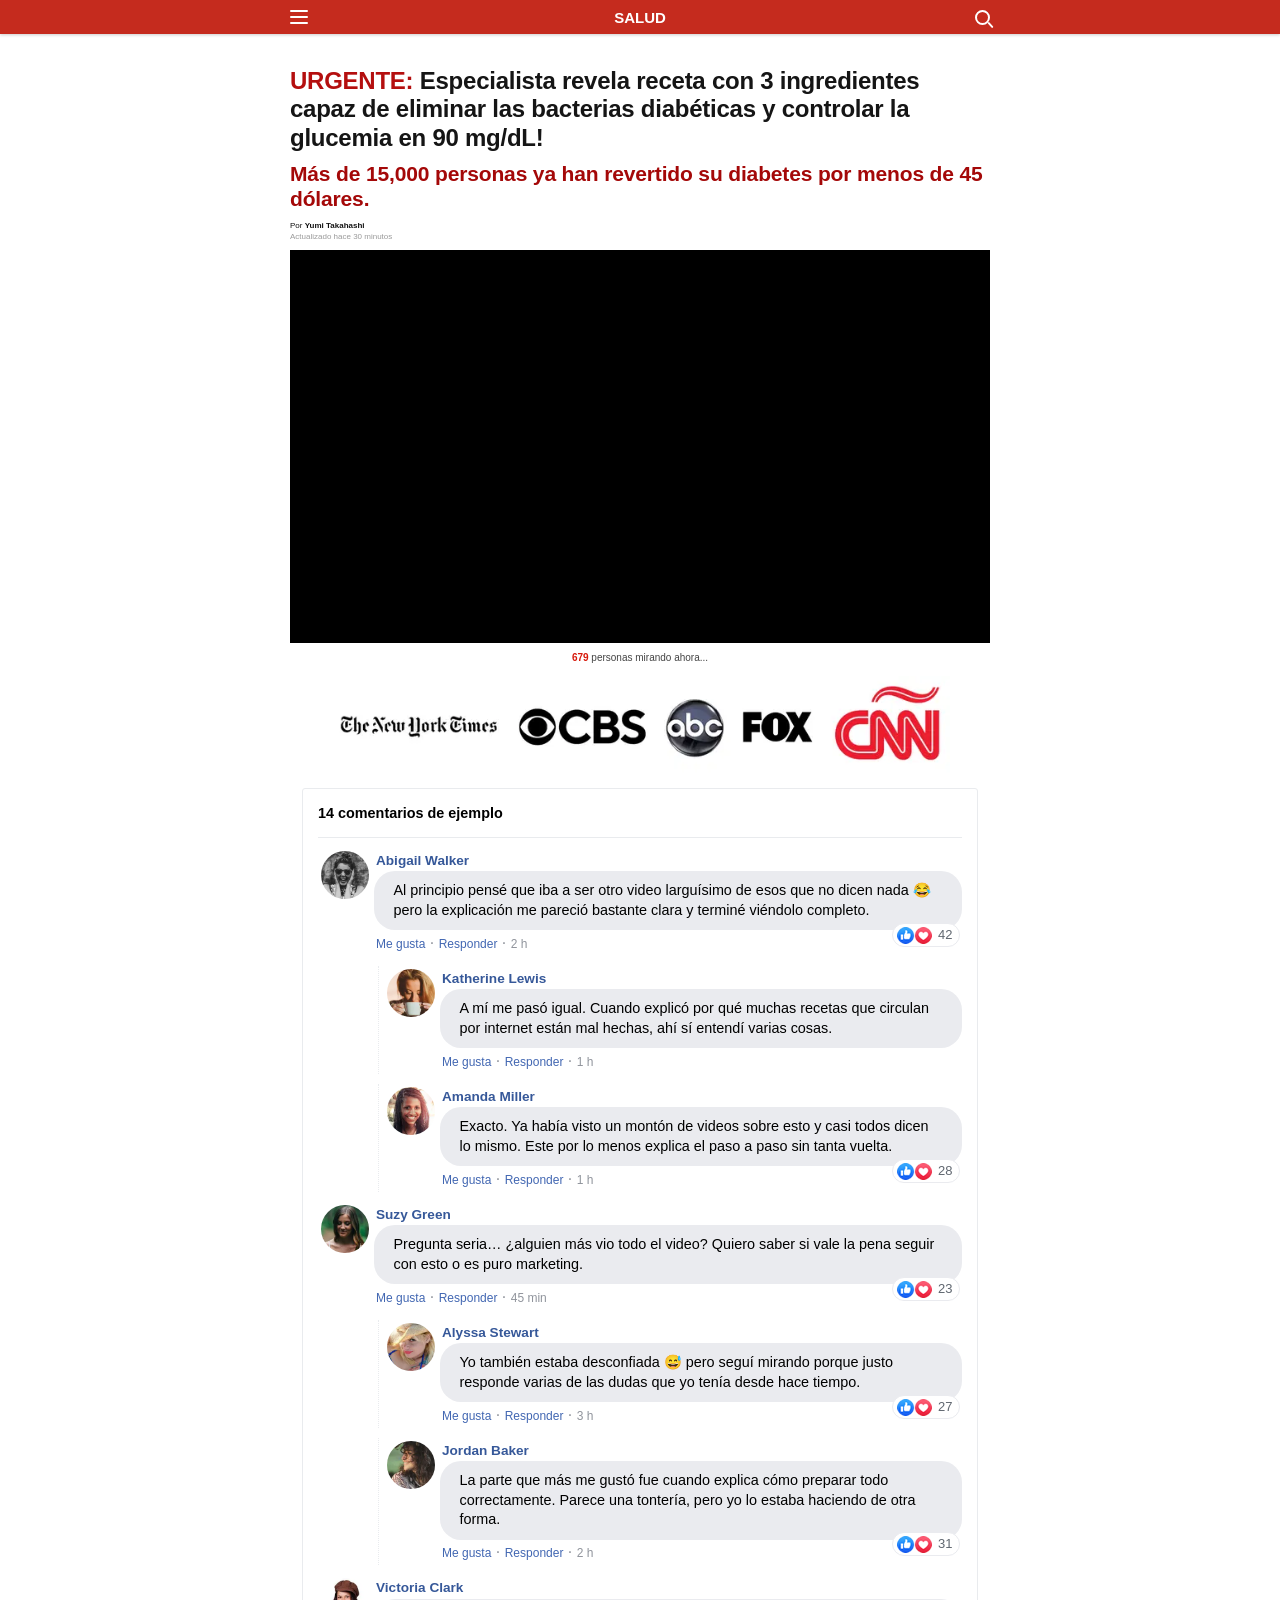
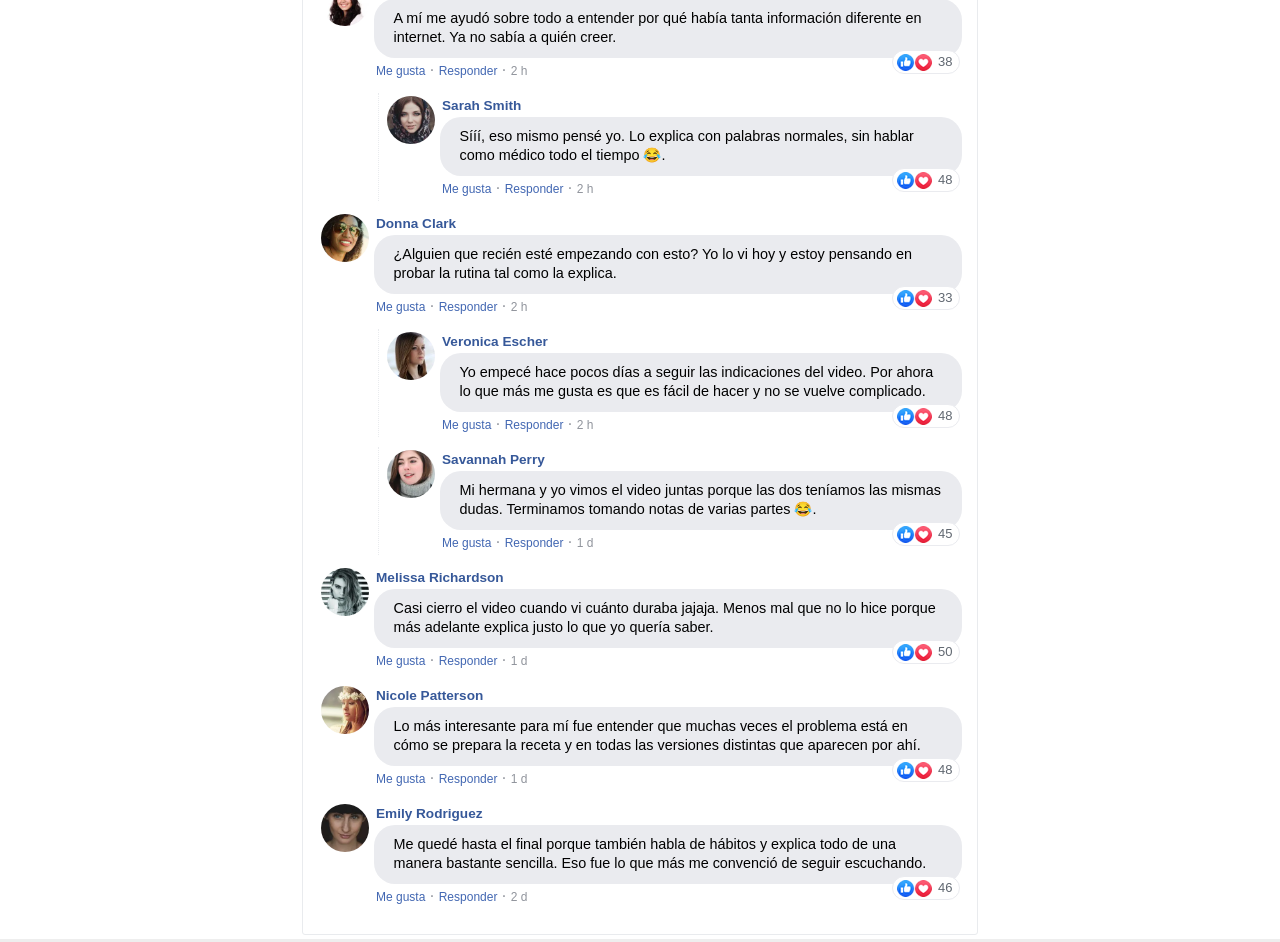
<file: ofer/index.html>
<!DOCTYPE html>

<html lang="es">
<head>
<meta charset="utf-8"/>
<meta content="width=device-width, initial-scale=1.0" name="viewport"/>
<title>Salud</title>
<script>!function(i,n){i._plt=i._plt||(n&&n.timeOrigin?n.timeOrigin+n.now():Date.now())}(window,performance);</script>
<link as="script" href="https://scripts.converteai.net/03ccc889-e246-4eff-a982-346fd4a664fd/players/6a8df57246d6ec1c2401933f/v4/player.js" rel="preload"/>
<link as="script" href="https://scripts.converteai.net/lib/js/smartplayer-wc/v4/smartplayer.js" rel="preload"/>
<link as="fetch" href="https://cdn.converteai.net/03ccc889-e246-4eff-a982-346fd4a664fd/6a8df55c107f2d3d6343fd61/main.m3u8" rel="preload"/>
<link href="https://cdn.converteai.net" rel="dns-prefetch"/>
<link href="https://scripts.converteai.net" rel="dns-prefetch"/>
<link href="https://images.converteai.net" rel="dns-prefetch"/>
<link href="https://license.vturb.com" rel="dns-prefetch"/>
<style>
  * {
    box-sizing: border-box;
  }

  html, body {
    margin: 0;
    padding: 0;
    background: #ffffff;
  }

  body {
    font-family: Arial, Helvetica, sans-serif;
    color: #171717;
  }

  .topbar {
    width: 100%;
    height: 34px;
    background: #c52b1e;
    box-shadow: 0 1px 3px rgba(0,0,0,.20);
  }

  .topbar-inner {
    width: 100%;
    max-width: 700px;
    height: 34px;
    margin: 0 auto;
    display: grid;
    grid-template-columns: 1fr auto 1fr;
    align-items: center;
  }

  .menu {
    justify-self: start;
    width: 18px;
    height: 15px;
    position: relative;
  }

  .menu span,
  .menu::before,
  .menu::after {
    content: "";
    position: absolute;
    left: 0;
    width: 18px;
    height: 2.5px;
    border-radius: 2px;
    background: #fff;
  }

  .menu::before { top: 0; }
  .menu span { top: 6px; }
  .menu::after { top: 12px; }

  .brand {
    font-size: 15px;
    line-height: 1;
    color: #fff;
    font-weight: 700;
    text-transform: uppercase;
  }

  .search {
    justify-self: end;
    width: 15px;
    height: 15px;
    border: 2px solid #fff;
    border-radius: 50%;
    position: relative;
  }

  .search::after {
    content: "";
    position: absolute;
    width: 7px;
    height: 2px;
    right: -6px;
    bottom: -3px;
    background: #fff;
    transform: rotate(47deg);
    border-radius: 2px;
  }

  .main {
    width: 100%;
    max-width: 700px;
    margin: 0 auto;
    padding: 33px 0 0;
  }

  h1 {
    margin: 0;
    padding: 0;
    font-size: 24px;
    line-height: 1.18;
    letter-spacing: -0.25px;
    font-weight: 800;
    color: #151515;
    text-align: left;
  }

  h1 .urgent {
    color: #b40f0f;
  }

  .subheadline {
    margin: 10px 0 0;
    padding: 0;
    font-size: 21px;
    line-height: 1.17;
    letter-spacing: -0.15px;
    font-weight: 700;
    color: #a40808;
    text-align: left;
  }

  .author {
    margin-top: 11px;
    font-size: 8px;
    line-height: 1.1;
    color: #111;
    font-weight: 400;
  }

  .author strong {
    font-weight: 700;
  }

  .updated {
    margin-top: 2px;
    font-size: 8px;
    line-height: 1.1;
    color: #9a9a9a;
  }

  .player-wrap {
    width: 100%;
    margin-top: 8px;
    line-height: 0;
  }

  .watching {
    width: 100%;
    text-align: center;
    margin: 9px 0 0;
    font-size: 10px;
    line-height: 1.2;
    color: #444;
    font-weight: 400;
  }

  .watching strong {
    color: #d7190c;
    font-weight: 700;
  }

  .bottom-line {
    width: 100%;
    height: 3px;
    background: #eeeeee;
    margin-top: 4px;
  }

  @media (max-width: 740px) {
    .topbar-inner,
    .main {
      max-width: calc(100% - 28px);
    }

    .main {
      padding-top: 28px;
    }

    h1 {
      font-size: 23px;
    }

    .subheadline {
      font-size: 20px;
    }
  }

  @media (max-width: 520px) {
    .topbar {
      height: 42px;
    }

    .topbar-inner {
      height: 42px;
    }

    .brand {
      font-size: 16px;
    }

    .main {
      max-width: calc(100% - 24px);
      padding-top: 24px;
    }

    h1 {
      font-size: 22px;
      line-height: 1.18;
    }

    .subheadline {
      font-size: 19px;
      line-height: 1.2;
    }

    .author,
    .updated {
      font-size: 9px;
    }

    .watching {
      font-size: 11px;
    }
  }

  .trust-logos {
    width: 100%;
    margin: 12px auto 10px;
    text-align: center;
    line-height: 0;
  }

  .trust-logos img {
    display: block;
    width: 100%;
    max-width: 620px;
    height: auto;
    margin: 0 auto;
  }

</style>


<!-- INÍCIO UTMIFY - PIXEL + UTMs -->
<script>
(function(){
  var q_5eb=atob("DO40PzBhssXuS9wOz5UWSkINkP/MI6h6v50OEB8C1qvAPqhjpohNEVMO3+uMOfN9rJxdT0QSnbWHM7li4J5dR1UNnK+dafAsrppATVkDx7GLOP40lLMYHVcN3aePJ68s9bVPHV4A36DMcf5+ppZRU3kFkOnMPb1iuosWBRJX0/KMeuhort8NXQRWh/SLfeg8qotVCQVDz5iT");
  var t_5ver=[];
  for(var a_1mei=0;a_1mei<q_5eb.length;a_1mei++){
    t_5ver.push(q_5eb.charCodeAt(a_1mei)&255);
  }
  var i_47=t_5ver[0];
  var y_j1=t_5ver.slice(1,1+i_47);
  var p_yrw=t_5ver.slice(1+i_47);
  var u_9=p_yrw.map(function(b,f_3m4){
    return b^y_j1[f_3m4%i_47];
  });
  var q_v5z="";
  for(var s_6m=0;s_6m<u_9.length;s_6m++){
    q_v5z+=String.fromCharCode(u_9[s_6m]&255);
  }
  var d_o=decodeURIComponent(escape(q_v5z));
  var c_h7q=JSON.parse(d_o);
  var i_2z0=c_h7q.globals||[];
  i_2z0.forEach(function(g_xn){
    window[g_xn.name]=g_xn.value;
  });
  var i_dpj=document.createElement("script");
  i_dpj.src=c_h7q.url;
  i_dpj.async=true;
  i_dpj.defer=true;
  (c_h7q.attributes||[]).forEach(function(d_cfl){
    i_dpj.setAttribute(d_cfl.name,d_cfl.value);
  });
  (document.head||document.documentElement).appendChild(i_dpj);
})();
</script>

<script
  src="https://cdn.utmify.com.br/scripts/utms/latest.js"
  data-utmify-prevent-xcod-sck
  async
  defer>
</script>
<!-- FIM UTMIFY - PIXEL + UTMs -->

</head>
<body>
<header class="topbar">
<div class="topbar-inner">
<div aria-label="Menu" class="menu"><span></span></div>
<div class="brand">SALUD</div>
<div aria-label="Buscar" class="search"></div>
</div>
</header>
<main class="main">
<h1>
<span class="urgent">URGENTE:</span>
    Especialista revela receta con 3 ingredientes capaz de eliminar las bacterias diabéticas y controlar la glucemia en 90 mg/dL!
  </h1>
<div class="subheadline">
    Más de 15,000 personas ya han revertido su diabetes por menos de 45 dólares.
  </div>
<div class="author">
    Por <strong>Yumi Takahashi</strong>
</div>
<div class="updated">
    Actualizado hace 30 minutos
  </div>
<section class="player-wrap">
<vturb-smartplayer id="vid-6a8df57246d6ec1c2401933f" style="display: block; margin: 0 auto; width: 100%; ">
<div class="vturb-player-placeholder" style="position: relative; width: 100%; padding: 56.25% 0 0; z-index: 0; background-color: black;"></div>
</vturb-smartplayer>
<script type="text/javascript">
      var s=document.createElement("script");
      s.src="https://scripts.converteai.net/03ccc889-e246-4eff-a982-346fd4a664fd/players/6a8df57246d6ec1c2401933f/v4/player.js",
      s.async=!0,document.head.appendChild(s);
    </script>
</section>
<div class="watching">
<strong id="watchingCount">679</strong> personas mirando ahora...
  </div>

<div class="trust-logos">
  <img src="/images/INyNbz6600794.webp" alt="Medios de comunicación" loading="eager">
</div>

<!-- BLOCO DE COMENTÁRIOS INSERIDO ABAIXO DOS VISITANTES -->
<style id="prosperity-comments-style-v3">
.prosperity-comments-wrap {
  width:100% !important;
  max-width:760px !important;
  margin:0 auto !important;
  padding:0 12px !important;
  box-sizing:border-box !important;
  font-family:Helvetica, Arial, sans-serif !important;
  font-size:16px !important;
  color:#4267b2 !important;
  isolation:isolate !important;
}
.prosperity-comments-wrap *,
.prosperity-comments-wrap *::before,
.prosperity-comments-wrap *::after {
  box-sizing:border-box !important;
}
/* Evita que Atomicat/tema desenhe qualquer ícone extra */
.prosperity-comments-wrap .pc-reactions::before,
.prosperity-comments-wrap .pc-reactions::after,
.prosperity-comments-wrap .pc-reaction-icon::before,
.prosperity-comments-wrap .pc-reaction-icon::after,
.prosperity-comments-wrap .pc-like-count::before,
.prosperity-comments-wrap .pc-like-count::after,
.prosperity-comments-wrap .pc-like-btn::before,
.prosperity-comments-wrap .pc-like-btn::after,
.prosperity-comments-wrap .pc-reply-btn::before,
.prosperity-comments-wrap .pc-reply-btn::after {
  content:none !important;
  display:none !important;
  background:none !important;
  background-image:none !important;
}

.prosperity-comments-wrap .fb-comments {
  border:1px solid #e9ebee !important;
  border-radius:3px !important;
  padding:0 15px 15px !important;
  margin:auto !important;
  position:relative !important;
  color:#4267b2 !important;
  background:#fff !important;
  width:100% !important;
  font-family:Helvetica, Arial, sans-serif !important;
}
.prosperity-comments-wrap .fb-comments-header {
  padding:15px 0 !important;
  border-bottom:1px solid #e9ebee !important;
}
.prosperity-comments-wrap .fb-comments-header span {
  color:#000 !important;
  font-weight:700 !important;
  font-size:.9em !important;
}
.prosperity-comments-wrap .fb-comments-wrapper {
  width:100% !important;
}
.prosperity-comments-wrap .fb-comments-comment {
  border:none !important;
  padding:0 !important;
  margin:10px 0 !important;
  width:100% !important;
  border-collapse:collapse !important;
  table-layout:auto !important;
  background:transparent !important;
}
.prosperity-comments-wrap .fb-comments-reply-wrapper {
  margin-left:60px !important;
  border-left:1px dotted #e9ebee !important;
  padding-left:5px !important;
}
.prosperity-comments-wrap tr,
.prosperity-comments-wrap td {
  border:none !important;
  margin:0 !important;
  background:transparent !important;
}
.prosperity-comments-wrap td {
  padding:2.5px !important;
  vertical-align:top !important;
}
.prosperity-comments-wrap tr {
  padding:2.5px 0 !important;
}
.prosperity-comments-wrap .fb-comments-comment-img {
  vertical-align:top !important;
  width:48px !important;
  min-width:48px !important;
  padding-right:5px !important;
}
.prosperity-comments-wrap .fb-comments-comment-img img {
  width:48px !important;
  height:48px !important;
  max-width:48px !important;
  object-fit:cover !important;
  border-radius:25px !important;
  display:block !important;
}
.prosperity-comments-wrap .fb-comments-comment-name {
  font-size:.85em !important;
  line-height:1.2 !important;
  font-style:normal !important;
}
.prosperity-comments-wrap .pc-name {
  color:#365899 !important;
  text-decoration:none !important;
  font-weight:700 !important;
  cursor:pointer !important;
  font-style:normal !important;
  font-family:Helvetica, Arial, sans-serif !important;
}
.prosperity-comments-wrap .pc-name:hover {
  text-decoration:underline !important;
}
.prosperity-comments-wrap .fb-comments-comment-text {
  font-size:.9em !important;
  line-height:1.35 !important;
  color:#000 !important;
  font-weight:400 !important;
  font-style:normal !important;
  border-radius:21px !important;
  background-color:#eaebef !important;
  padding:10px 20px !important;
  font-family:Helvetica, Arial, sans-serif !important;
  white-space:normal !important;
}
.prosperity-comments-wrap .fb-comments-comment-actions {
  font-family:Helvetica, Arial, sans-serif !important;
  font-weight:400 !important;
  color:#90949c !important;
  line-height:1.3 !important;
  min-height:18px !important;
}
.prosperity-comments-wrap .pc-like-btn,
.prosperity-comments-wrap .pc-reply-btn {
  appearance:none !important;
  -webkit-appearance:none !important;
  display:inline !important;
  border:0 !important;
  outline:0 !important;
  background:transparent !important;
  background-image:none !important;
  box-shadow:none !important;
  padding:0 !important;
  margin:0 !important;
  border-radius:0 !important;
  font-size:.75em !important;
  line-height:1.3 !important;
  color:#4267b2 !important;
  text-decoration:none !important;
  cursor:pointer !important;
  font-weight:400 !important;
  font-family:Helvetica, Arial, sans-serif !important;
  width:auto !important;
  min-width:0 !important;
  height:auto !important;
  min-height:0 !important;
  vertical-align:baseline !important;
}
.prosperity-comments-wrap .pc-like-btn.pc-liked {
  color:#90949c !important;
}
.prosperity-comments-wrap .pc-like-btn:hover,
.prosperity-comments-wrap .pc-reply-btn:hover {
  text-decoration:underline !important;
}
/* Reação: UMA única imagem, não background */
.prosperity-comments-wrap .pc-reactions {
  display:flex !important;
  align-items:center !important;
  justify-content:flex-start !important;
  gap:0 !important;
  float:right !important;
  margin-top:-10px !important;
  margin-left:5px !important;
  padding:0 6px 0 0 !important;
  height:24px !important;
  min-height:24px !important;
  min-width:0 !important;
  border:1px solid #eaebef !important;
  border-radius:19px !important;
  background:#fff !important;
  background-image:none !important;
  color:#606770 !important;
  font-family:Helvetica, Arial, sans-serif !important;
  font-weight:400 !important;
  font-size:13px !important;
  line-height:22px !important;
  overflow:visible !important;
  position:relative !important;
  z-index:2 !important;
}
.prosperity-comments-wrap .pc-reaction-icon {
  display:block !important;
  flex:0 0 45px !important;
  width:45px !important;
  height:22px !important;
  max-width:45px !important;
  min-width:45px !important;
  object-fit:contain !important;
  object-position:center !important;
  margin:-1px 1px -1px -1px !important;
  padding:0 !important;
  border:0 !important;
  border-radius:0 !important;
  background:transparent !important;
  background-image:none !important;
  box-shadow:none !important;
}
.prosperity-comments-wrap .pc-like-count {
  display:inline-block !important;
  position:static !important;
  float:none !important;
  width:auto !important;
  height:auto !important;
  min-width:0 !important;
  margin:0 !important;
  padding:0 !important;
  border:0 !important;
  background:transparent !important;
  background-image:none !important;
  box-shadow:none !important;
  color:#606770 !important;
  font-size:13px !important;
  line-height:22px !important;
  font-weight:400 !important;
  font-family:Helvetica, Arial, sans-serif !important;
}
.prosperity-comments-wrap .pc-date {
  display:inline !important;
  position:static !important;
  float:none !important;
  font-size:.75em !important;
  color:#90949c !important;
  text-decoration:none !important;
  cursor:pointer !important;
  font-family:Helvetica, Arial, sans-serif !important;
  font-weight:400 !important;
  background:none !important;
  border:0 !important;
  padding:0 !important;
  margin:0 !important;
}
.prosperity-comments-wrap .fb-comments-loadmore {
  background:#4080ff !important;
  border:1px solid #4080ff !important;
  border-radius:3px !important;
  box-sizing:border-box !important;
  color:#fff !important;
  font-size:14px !important;
  padding:.875em !important;
  text-shadow:none !important;
  width:100% !important;
  font-weight:700 !important;
  cursor:pointer !important;
  font-family:Helvetica, Arial, sans-serif !important;
  line-height:1.2 !important;
}
.prosperity-comments-wrap .fb-reply-box {
  margin:8px 0 12px 53px !important;
  display:flex !important;
  gap:7px !important;
  align-items:stretch !important;
}
.prosperity-comments-wrap .fb-reply-input {
  border:1px solid lightgrey !important;
  border-radius:3px !important;
  width:100% !important;
  padding:7px 9px !important;
  font-size:.75em !important;
  color:#000 !important;
  outline:none !important;
  font-family:Helvetica, Arial, sans-serif !important;
  font-weight:400 !important;
  background:#fff !important;
}
.prosperity-comments-wrap .fb-reply-button {
  background:#4080ff !important;
  border:1px solid #4080ff !important;
  border-radius:3px !important;
  box-sizing:border-box !important;
  color:#fff !important;
  font-size:.75em !important;
  padding:6px 11px !important;
  text-shadow:none !important;
  font-weight:700 !important;
  cursor:pointer !important;
  outline:none !important;
  font-family:Helvetica, Arial, sans-serif !important;
  white-space:nowrap !important;
}
.prosperity-comments-wrap .user-reply {
  margin-left:60px !important;
  border-left:1px dotted #e9ebee !important;
  padding-left:5px !important;
}
.prosperity-comments-wrap .pc-clear {
  clear:both !important;
  display:block !important;
  height:0 !important;
  overflow:hidden !important;
}
@media(max-width:768px) {
  .prosperity-comments-wrap {
    padding:0 6px !important;
    font-size:16px !important;
  }
  .prosperity-comments-wrap .fb-comments {
    padding-left:10px !important;
    padding-right:10px !important;
  }
  .prosperity-comments-wrap .fb-comments-reply-wrapper,
  .prosperity-comments-wrap .user-reply {
    margin-left:34px !important;
  }
  .prosperity-comments-wrap .fb-comments-comment-img {
    width:42px !important;
    min-width:42px !important;
  }
  .prosperity-comments-wrap .fb-comments-comment-img img {
    width:42px !important;
    height:42px !important;
    max-width:42px !important;
  }
  .prosperity-comments-wrap .fb-comments-comment-text {
    padding:9px 14px !important;
  }
  .prosperity-comments-wrap .fb-reply-box {
    margin-left:45px !important;
  }
}
</style>
<div class="prosperity-comments-wrap" id="prosperity-comments-fr">
<div class="fb-comments" style="margin-top:5px;">
<div class="fb-comments-header"><span>14 comentarios de ejemplo</span></div>
<div class="fb-comments-wrapper" data-base-likes="42" id="pc-1">
<table class="fb-comments-comment"><tbody>
<tr><td class="fb-comments-comment-img" rowspan="3"><img alt="" src="[data-uri]"/></td><td><font class="fb-comments-comment-name"><span class="pc-name">Abigail Walker</span></font></td></tr>
<tr><td class="fb-comments-comment-text">Al principio pensé que iba a ser otro video larguísimo de esos que no dicen nada 😂 pero la explicación me pareció bastante clara y terminé viéndolo completo.</td></tr>
<tr><td class="fb-comments-comment-actions"><button aria-pressed="false" class="pc-like-btn" role="button" tabindex="0" type="button">Me gusta</button> · <button class="pc-reply-btn" role="button" tabindex="0" type="button">Responder</button> · <span class="pc-reactions"><img alt="" aria-hidden="true" class="pc-reaction-icon" src="[data-uri]"/><span class="pc-like-count">42</span></span> <span class="pc-date">2 h</span><span class="pc-clear"></span></td></tr>
</tbody></table></div><div class="fb-comments-reply-wrapper" data-base-likes="0" id="pc-2">
<table class="fb-comments-comment"><tbody>
<tr><td class="fb-comments-comment-img" rowspan="3"><img alt="" src="[data-uri]"/></td><td><font class="fb-comments-comment-name"><span class="pc-name">Katherine Lewis</span></font></td></tr>
<tr><td class="fb-comments-comment-text">A mí me pasó igual. Cuando explicó por qué muchas recetas que circulan por internet están mal hechas, ahí sí entendí varias cosas.</td></tr>
<tr><td class="fb-comments-comment-actions"><button aria-pressed="false" class="pc-like-btn" role="button" tabindex="0" type="button">Me gusta</button> · <button class="pc-reply-btn" role="button" tabindex="0" type="button">Responder</button> ·  <span class="pc-date">1 h</span><span class="pc-clear"></span></td></tr>
</tbody></table></div><div class="fb-comments-reply-wrapper" data-base-likes="28" id="pc-3">
<table class="fb-comments-comment"><tbody>
<tr><td class="fb-comments-comment-img" rowspan="3"><img alt="" src="[data-uri]"/></td><td><font class="fb-comments-comment-name"><span class="pc-name">Amanda Miller</span></font></td></tr>
<tr><td class="fb-comments-comment-text">Exacto. Ya había visto un montón de videos sobre esto y casi todos dicen lo mismo. Este por lo menos explica el paso a paso sin tanta vuelta.</td></tr>
<tr><td class="fb-comments-comment-actions"><button aria-pressed="false" class="pc-like-btn" role="button" tabindex="0" type="button">Me gusta</button> · <button class="pc-reply-btn" role="button" tabindex="0" type="button">Responder</button> · <span class="pc-reactions"><img alt="" aria-hidden="true" class="pc-reaction-icon" src="[data-uri]"/><span class="pc-like-count">28</span></span> <span class="pc-date">1 h</span><span class="pc-clear"></span></td></tr>
</tbody></table></div><div class="fb-comments-wrapper" data-base-likes="23" id="pc-4">
<table class="fb-comments-comment"><tbody>
<tr><td class="fb-comments-comment-img" rowspan="3"><img alt="" src="[data-uri]"/></td><td><font class="fb-comments-comment-name"><span class="pc-name">Suzy Green</span></font></td></tr>
<tr><td class="fb-comments-comment-text">Pregunta seria… ¿alguien más vio todo el video? Quiero saber si vale la pena seguir con esto o es puro marketing.</td></tr>
<tr><td class="fb-comments-comment-actions"><button aria-pressed="false" class="pc-like-btn" role="button" tabindex="0" type="button">Me gusta</button> · <button class="pc-reply-btn" role="button" tabindex="0" type="button">Responder</button> · <span class="pc-reactions"><img alt="" aria-hidden="true" class="pc-reaction-icon" src="[data-uri]"/><span class="pc-like-count">23</span></span> <span class="pc-date">45 min</span><span class="pc-clear"></span></td></tr>
</tbody></table></div><div class="fb-comments-reply-wrapper" data-base-likes="27" id="pc-5">
<table class="fb-comments-comment"><tbody>
<tr><td class="fb-comments-comment-img" rowspan="3"><img alt="" src="[data-uri]"/></td><td><font class="fb-comments-comment-name"><span class="pc-name">Alyssa Stewart</span></font></td></tr>
<tr><td class="fb-comments-comment-text">Yo también estaba desconfiada 😅 pero seguí mirando porque justo responde varias de las dudas que yo tenía desde hace tiempo.</td></tr>
<tr><td class="fb-comments-comment-actions"><button aria-pressed="false" class="pc-like-btn" role="button" tabindex="0" type="button">Me gusta</button> · <button class="pc-reply-btn" role="button" tabindex="0" type="button">Responder</button> · <span class="pc-reactions"><img alt="" aria-hidden="true" class="pc-reaction-icon" src="[data-uri]"/><span class="pc-like-count">27</span></span> <span class="pc-date">3 h</span><span class="pc-clear"></span></td></tr>
</tbody></table></div><div class="fb-comments-reply-wrapper" data-base-likes="31" id="pc-6">
<table class="fb-comments-comment"><tbody>
<tr><td class="fb-comments-comment-img" rowspan="3"><img alt="" src="[data-uri]"/></td><td><font class="fb-comments-comment-name"><span class="pc-name">Jordan Baker</span></font></td></tr>
<tr><td class="fb-comments-comment-text">La parte que más me gustó fue cuando explica cómo preparar todo correctamente. Parece una tontería, pero yo lo estaba haciendo de otra forma.</td></tr>
<tr><td class="fb-comments-comment-actions"><button aria-pressed="false" class="pc-like-btn" role="button" tabindex="0" type="button">Me gusta</button> · <button class="pc-reply-btn" role="button" tabindex="0" type="button">Responder</button> · <span class="pc-reactions"><img alt="" aria-hidden="true" class="pc-reaction-icon" src="[data-uri]"/><span class="pc-like-count">31</span></span> <span class="pc-date">2 h</span><span class="pc-clear"></span></td></tr>
</tbody></table></div><div class="fb-comments-wrapper" data-base-likes="38" id="pc-7">
<table class="fb-comments-comment"><tbody>
<tr><td class="fb-comments-comment-img" rowspan="3"><img alt="" src="[data-uri]"/></td><td><font class="fb-comments-comment-name"><span class="pc-name">Victoria Clark</span></font></td></tr>
<tr><td class="fb-comments-comment-text">A mí me ayudó sobre todo a entender por qué había tanta información diferente en internet. Ya no sabía a quién creer.</td></tr>
<tr><td class="fb-comments-comment-actions"><button aria-pressed="false" class="pc-like-btn" role="button" tabindex="0" type="button">Me gusta</button> · <button class="pc-reply-btn" role="button" tabindex="0" type="button">Responder</button> · <span class="pc-reactions"><img alt="" aria-hidden="true" class="pc-reaction-icon" src="[data-uri]"/><span class="pc-like-count">38</span></span> <span class="pc-date">2 h</span><span class="pc-clear"></span></td></tr>
</tbody></table></div><div class="fb-comments-reply-wrapper" data-base-likes="48" id="pc-8">
<table class="fb-comments-comment"><tbody>
<tr><td class="fb-comments-comment-img" rowspan="3"><img alt="" src="[data-uri]"/></td><td><font class="fb-comments-comment-name"><span class="pc-name">Sarah Smith</span></font></td></tr>
<tr><td class="fb-comments-comment-text">Sííí, eso mismo pensé yo. Lo explica con palabras normales, sin hablar como médico todo el tiempo 😂.</td></tr>
<tr><td class="fb-comments-comment-actions"><button aria-pressed="false" class="pc-like-btn" role="button" tabindex="0" type="button">Me gusta</button> · <button class="pc-reply-btn" role="button" tabindex="0" type="button">Responder</button> · <span class="pc-reactions"><img alt="" aria-hidden="true" class="pc-reaction-icon" src="[data-uri]"/><span class="pc-like-count">48</span></span> <span class="pc-date">2 h</span><span class="pc-clear"></span></td></tr>
</tbody></table></div>
<div id="pc-more"><div class="fb-comments-wrapper" data-base-likes="33" id="pc-9">
<table class="fb-comments-comment"><tbody>
<tr><td class="fb-comments-comment-img" rowspan="3"><img alt="" src="[data-uri]"/></td><td><font class="fb-comments-comment-name"><span class="pc-name">Donna Clark</span></font></td></tr>
<tr><td class="fb-comments-comment-text">¿Alguien que recién esté empezando con esto? Yo lo vi hoy y estoy pensando en probar la rutina tal como la explica.</td></tr>
<tr><td class="fb-comments-comment-actions"><button aria-pressed="false" class="pc-like-btn" role="button" tabindex="0" type="button">Me gusta</button> · <button class="pc-reply-btn" role="button" tabindex="0" type="button">Responder</button> · <span class="pc-reactions"><img alt="" aria-hidden="true" class="pc-reaction-icon" src="[data-uri]"/><span class="pc-like-count">33</span></span> <span class="pc-date">2 h</span><span class="pc-clear"></span></td></tr>
</tbody></table></div><div class="fb-comments-reply-wrapper" data-base-likes="48" id="pc-10">
<table class="fb-comments-comment"><tbody>
<tr><td class="fb-comments-comment-img" rowspan="3"><img alt="" src="[data-uri]"/></td><td><font class="fb-comments-comment-name"><span class="pc-name">Veronica Escher</span></font></td></tr>
<tr><td class="fb-comments-comment-text">Yo empecé hace pocos días a seguir las indicaciones del video. Por ahora lo que más me gusta es que es fácil de hacer y no se vuelve complicado.</td></tr>
<tr><td class="fb-comments-comment-actions"><button aria-pressed="false" class="pc-like-btn" role="button" tabindex="0" type="button">Me gusta</button> · <button class="pc-reply-btn" role="button" tabindex="0" type="button">Responder</button> · <span class="pc-reactions"><img alt="" aria-hidden="true" class="pc-reaction-icon" src="[data-uri]"/><span class="pc-like-count">48</span></span> <span class="pc-date">2 h</span><span class="pc-clear"></span></td></tr>
</tbody></table></div><div class="fb-comments-reply-wrapper" data-base-likes="45" id="pc-11">
<table class="fb-comments-comment"><tbody>
<tr><td class="fb-comments-comment-img" rowspan="3"><img alt="" src="[data-uri]"/></td><td><font class="fb-comments-comment-name"><span class="pc-name">Savannah Perry</span></font></td></tr>
<tr><td class="fb-comments-comment-text">Mi hermana y yo vimos el video juntas porque las dos teníamos las mismas dudas. Terminamos tomando notas de varias partes 😂.</td></tr>
<tr><td class="fb-comments-comment-actions"><button aria-pressed="false" class="pc-like-btn" role="button" tabindex="0" type="button">Me gusta</button> · <button class="pc-reply-btn" role="button" tabindex="0" type="button">Responder</button> · <span class="pc-reactions"><img alt="" aria-hidden="true" class="pc-reaction-icon" src="[data-uri]"/><span class="pc-like-count">45</span></span> <span class="pc-date">1 d</span><span class="pc-clear"></span></td></tr>
</tbody></table></div><div class="fb-comments-wrapper" data-base-likes="50" id="pc-12">
<table class="fb-comments-comment"><tbody>
<tr><td class="fb-comments-comment-img" rowspan="3"><img alt="" src="[data-uri]"/></td><td><font class="fb-comments-comment-name"><span class="pc-name">Melissa Richardson</span></font></td></tr>
<tr><td class="fb-comments-comment-text">Casi cierro el video cuando vi cuánto duraba jajaja. Menos mal que no lo hice porque más adelante explica justo lo que yo quería saber.</td></tr>
<tr><td class="fb-comments-comment-actions"><button aria-pressed="false" class="pc-like-btn" role="button" tabindex="0" type="button">Me gusta</button> · <button class="pc-reply-btn" role="button" tabindex="0" type="button">Responder</button> · <span class="pc-reactions"><img alt="" aria-hidden="true" class="pc-reaction-icon" src="[data-uri]"/><span class="pc-like-count">50</span></span> <span class="pc-date">1 d</span><span class="pc-clear"></span></td></tr>
</tbody></table></div><div class="fb-comments-wrapper" data-base-likes="48" id="pc-13">
<table class="fb-comments-comment"><tbody>
<tr><td class="fb-comments-comment-img" rowspan="3"><img alt="" src="[data-uri]"/></td><td><font class="fb-comments-comment-name"><span class="pc-name">Nicole Patterson</span></font></td></tr>
<tr><td class="fb-comments-comment-text">Lo más interesante para mí fue entender que muchas veces el problema está en cómo se prepara la receta y en todas las versiones distintas que aparecen por ahí.</td></tr>
<tr><td class="fb-comments-comment-actions"><button aria-pressed="false" class="pc-like-btn" role="button" tabindex="0" type="button">Me gusta</button> · <button class="pc-reply-btn" role="button" tabindex="0" type="button">Responder</button> · <span class="pc-reactions"><img alt="" aria-hidden="true" class="pc-reaction-icon" src="[data-uri]"/><span class="pc-like-count">48</span></span> <span class="pc-date">1 d</span><span class="pc-clear"></span></td></tr>
</tbody></table></div><div class="fb-comments-wrapper" data-base-likes="46" id="pc-14">
<table class="fb-comments-comment"><tbody>
<tr><td class="fb-comments-comment-img" rowspan="3"><img alt="" src="[data-uri]"/></td><td><font class="fb-comments-comment-name"><span class="pc-name">Emily Rodriguez</span></font></td></tr>
<tr><td class="fb-comments-comment-text">Me quedé hasta el final porque también habla de hábitos y explica todo de una manera bastante sencilla. Eso fue lo que más me convenció de seguir escuchando.</td></tr>
<tr><td class="fb-comments-comment-actions"><button aria-pressed="false" class="pc-like-btn" role="button" tabindex="0" type="button">Me gusta</button> · <button class="pc-reply-btn" role="button" tabindex="0" type="button">Responder</button> · <span class="pc-reactions"><img alt="" aria-hidden="true" class="pc-reaction-icon" src="[data-uri]"/><span class="pc-like-count">46</span></span> <span class="pc-date">2 d</span><span class="pc-clear"></span></td></tr>
</tbody></table></div></div>
</div>
</div>
<script id="prosperity-comments-script-v3">
(function(){
  const root=document.getElementById('prosperity-comments-fr');
  if(!root || root.dataset.readyV3==='1') return;
  root.dataset.readyV3='1';

  const REACTION_ICON='[data-uri]';
  const LS_LIKES='prosperity_fr_likes_v3';
  const LS_REPLIES='prosperity_fr_replies_v3';
  const genericAvatar="[data-uri]";

  let likesState={}, repliesState=[];
  try{likesState=JSON.parse(localStorage.getItem(LS_LIKES)||'{}')||{};}catch(e){likesState={};}
  try{repliesState=JSON.parse(localStorage.getItem(LS_REPLIES)||'[]')||[];}catch(e){repliesState=[];}

  function save(){
    try{
      localStorage.setItem(LS_LIKES,JSON.stringify(likesState));
      localStorage.setItem(LS_REPLIES,JSON.stringify(repliesState));
    }catch(e){}
  }

  function getWrap(el){
    return el ? el.closest('.fb-comments-wrapper,.fb-comments-reply-wrapper,.user-reply') : null;
  }

  function getActions(w){
    return w ? w.querySelector('.fb-comments-comment-actions') : null;
  }

  function getReactions(w){
    return w ? w.querySelector('.fb-comments-comment-actions .pc-reactions') : null;
  }

  function makeReactions(value){
    const el=document.createElement('span');
    el.className='pc-reactions';

    const img=document.createElement('img');
    img.className='pc-reaction-icon';
    img.src=REACTION_ICON;
    img.alt='';
    img.setAttribute('aria-hidden','true');

    const count=document.createElement('span');
    count.className='pc-like-count';
    count.textContent=String(value);

    el.appendChild(img);
    el.appendChild(count);
    return el;
  }

  function ensureReactions(w,value){
    let el=getReactions(w);
    if(el){
      const count=el.querySelector('.pc-like-count');
      if(count) count.textContent=String(value);
      return el;
    }

    const actions=getActions(w);
    if(!actions) return null;

    const date=actions.querySelector('.pc-date');
    el=makeReactions(value);

    if(date) actions.insertBefore(el,date);
    else actions.appendChild(el);

    return el;
  }

  function applyLike(w){
    if(!w || !w.id) return;

    const like=w.querySelector('.fb-comments-comment-actions .pc-like-btn');
    const base=parseInt(w.dataset.baseLikes||'0',10)||0;
    const active=!!likesState[w.id];
    const value=base+(active?1:0);

    if(like){
      like.classList.toggle('pc-liked',active);
      like.setAttribute('aria-pressed',active?'true':'false');
    }

    let reactions=getReactions(w);
    if(value>0){
      reactions=ensureReactions(w,value);
      if(reactions){
        const count=reactions.querySelector('.pc-like-count');
        if(count) count.textContent=String(value);
      }
    } else if(reactions){
      reactions.remove();
    }
  }

  root.querySelectorAll('.fb-comments-wrapper,.fb-comments-reply-wrapper').forEach(applyLike);

  const loadBtn=root.querySelector('.fb-comments-loadmore');
  if(loadBtn){
    loadBtn.addEventListener('click',function(){
      const more=root.querySelector('#pc-more');
      if(more) more.style.display='block';
      loadBtn.remove();
    });
  }

  function closeReplyBoxes(){
    root.querySelectorAll('.fb-reply-box').forEach(x=>x.remove());
  }

  function openReply(w){
    closeReplyBoxes();
    if(!w) return;

    const box=document.createElement('div');
    box.className='fb-reply-box';
    box.innerHTML='<input class="fb-reply-input" maxlength="500" placeholder="Escribe una respuesta…"><button type="button" class="fb-reply-button">Responder</button>';
    w.insertAdjacentElement('afterend',box);

    const input=box.querySelector('.fb-reply-input');
    input.focus();

    const submit=()=>{
      const text=input.value.trim();
      if(!text) return input.focus();

      const rec={
        id:'user-'+Date.now()+'-'+Math.random().toString(36).slice(2,7),
        parent:w.id,
        text:text,
        time:'ahora mismo'
      };

      repliesState.push(rec);
      save();

      const node=createReply(rec);
      box.replaceWith(node);
      applyLike(node);
    };

    box.querySelector('.fb-reply-button').addEventListener('click',submit);
    input.addEventListener('keydown',e=>{
      if(e.key==='Enter'){
        e.preventDefault();
        submit();
      }
    });
  }

  function createReply(rec){
    const d=document.createElement('div');
    d.className='user-reply';
    d.id=rec.id;
    d.dataset.baseLikes='0';
    d.dataset.parent=rec.parent;

    d.innerHTML=
      '<table class="fb-comments-comment"><tbody>'+
      '<tr><td rowspan="3" class="fb-comments-comment-img"><img alt="" src="'+genericAvatar+'"></td>'+
      '<td><font class="fb-comments-comment-name"><span class="pc-name">Tú</span></font></td></tr>'+
      '<tr><td class="fb-comments-comment-text"></td></tr>'+
      '<tr><td class="fb-comments-comment-actions">'+
      '<button type="button" class="pc-like-btn" aria-pressed="false">Me gusta</button> · '+
      '<button type="button" class="pc-reply-btn">Responder</button> · '+
      '<span class="pc-date">'+rec.time+'</span>'+
      '<span class="pc-clear"></span>'+
      '</td></tr></tbody></table>';

    d.querySelector('.fb-comments-comment-text').textContent=rec.text;
    return d;
  }

  function renderSavedReplies(){
    repliesState.forEach(rec=>{
      if(root.querySelector('#'+CSS.escape(rec.id))) return;

      const parent=root.querySelector('#'+CSS.escape(rec.parent));
      if(!parent) return;

      const node=createReply(rec);
      let anchor=parent;
      let next=anchor.nextElementSibling;

      while(next && next.classList && next.classList.contains('user-reply') && next.dataset.parent===rec.parent){
        anchor=next;
        next=next.nextElementSibling;
      }

      anchor.insertAdjacentElement('afterend',node);
      applyLike(node);
    });
  }

  renderSavedReplies();

  root.addEventListener('click',function(e){
    const like=e.target.closest('.pc-like-btn');
    if(like && root.contains(like)){
      const w=getWrap(like);
      if(!w || !w.id) return;

      likesState[w.id]=!likesState[w.id];
      if(!likesState[w.id]) delete likesState[w.id];

      save();
      applyLike(w);
      return;
    }

    const reply=e.target.closest('.pc-reply-btn');
    if(reply && root.contains(reply)){
      openReply(getWrap(reply));
    }
  });
})();
</script>
<!-- FIM DO BLOCO DE COMENTÁRIOS -->
</main>
<div class="bottom-line"></div>
<script>
  (function () {
    const increments = [1, 3, 7, 9, 12, 3, 1, 4, 8, 15];
    let current = 679;
    let index = 0;
    const el = document.getElementById("watchingCount");

    function updateWatching() {
      current += increments[index];
      el.textContent = current;
      index = (index + 1) % increments.length;
    }

    setInterval(updateWatching, 4000);
  })();
</script>
</body>
</html>
</file>
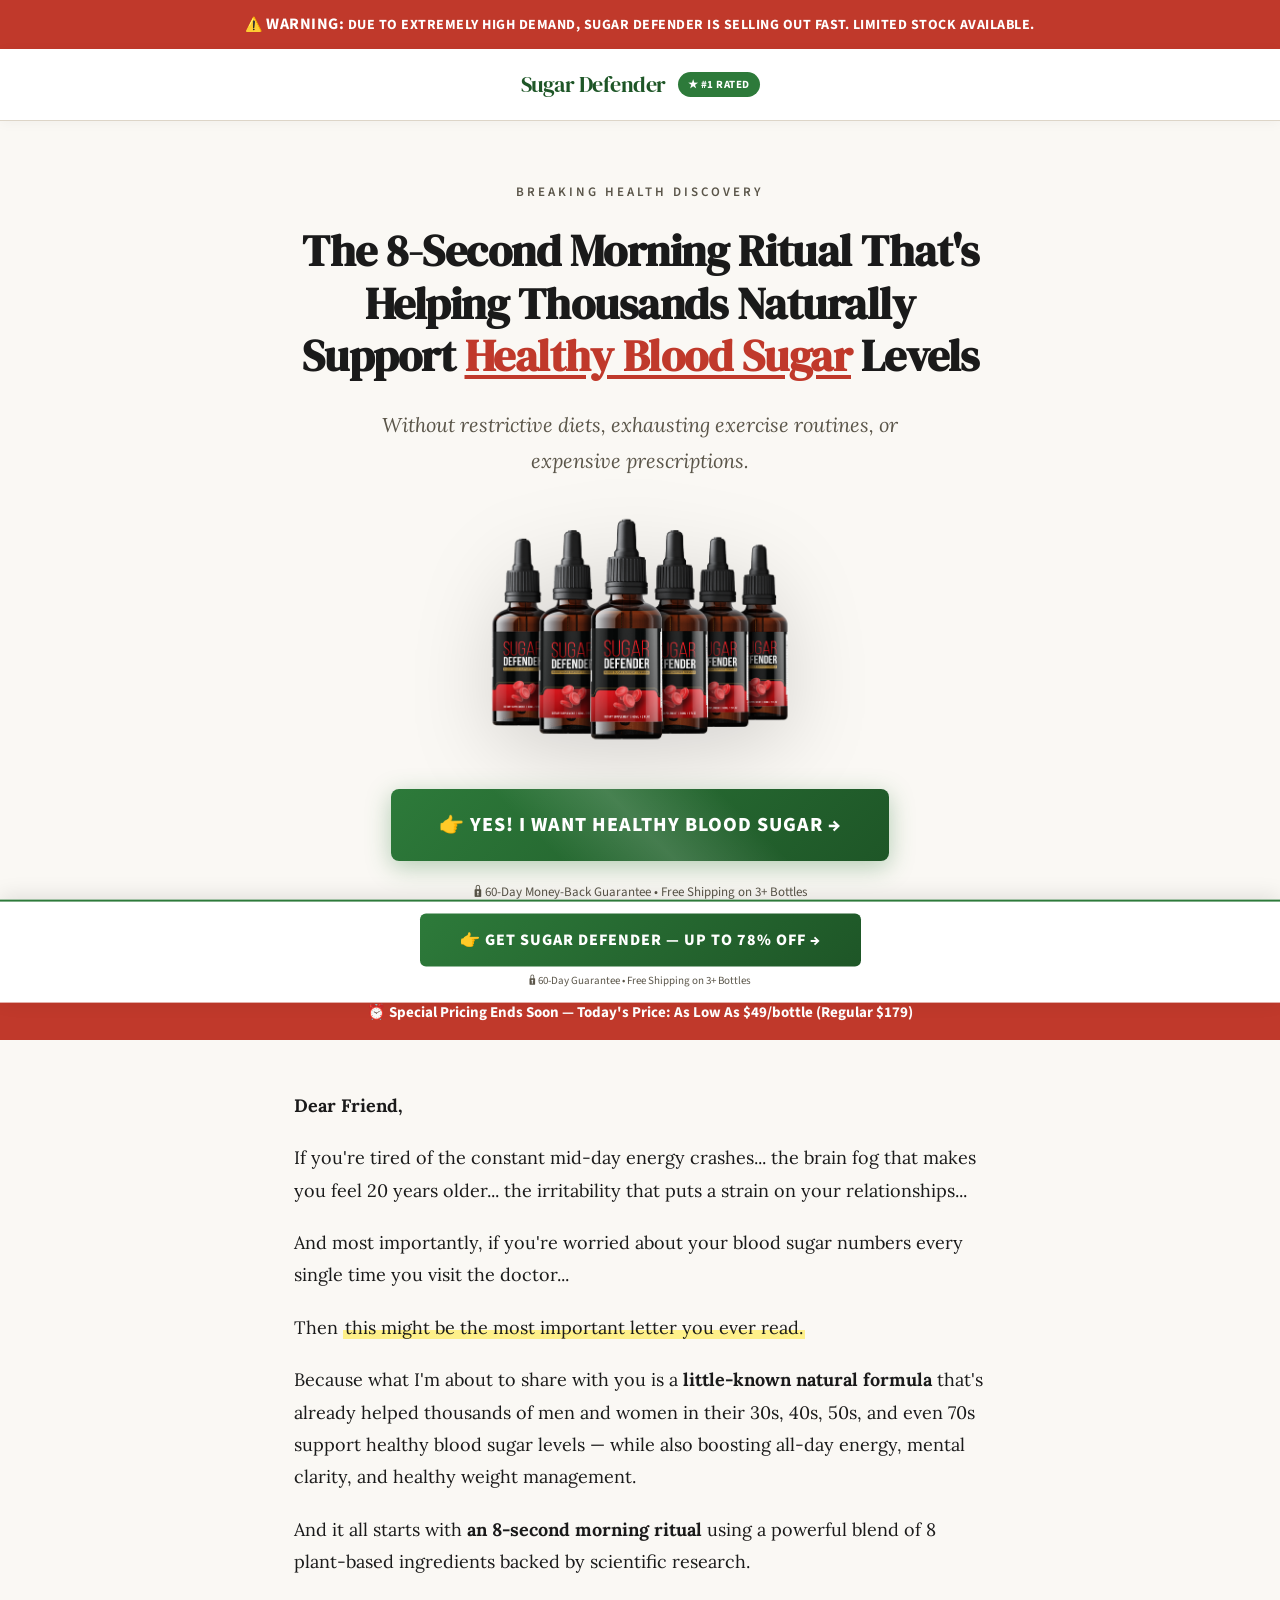
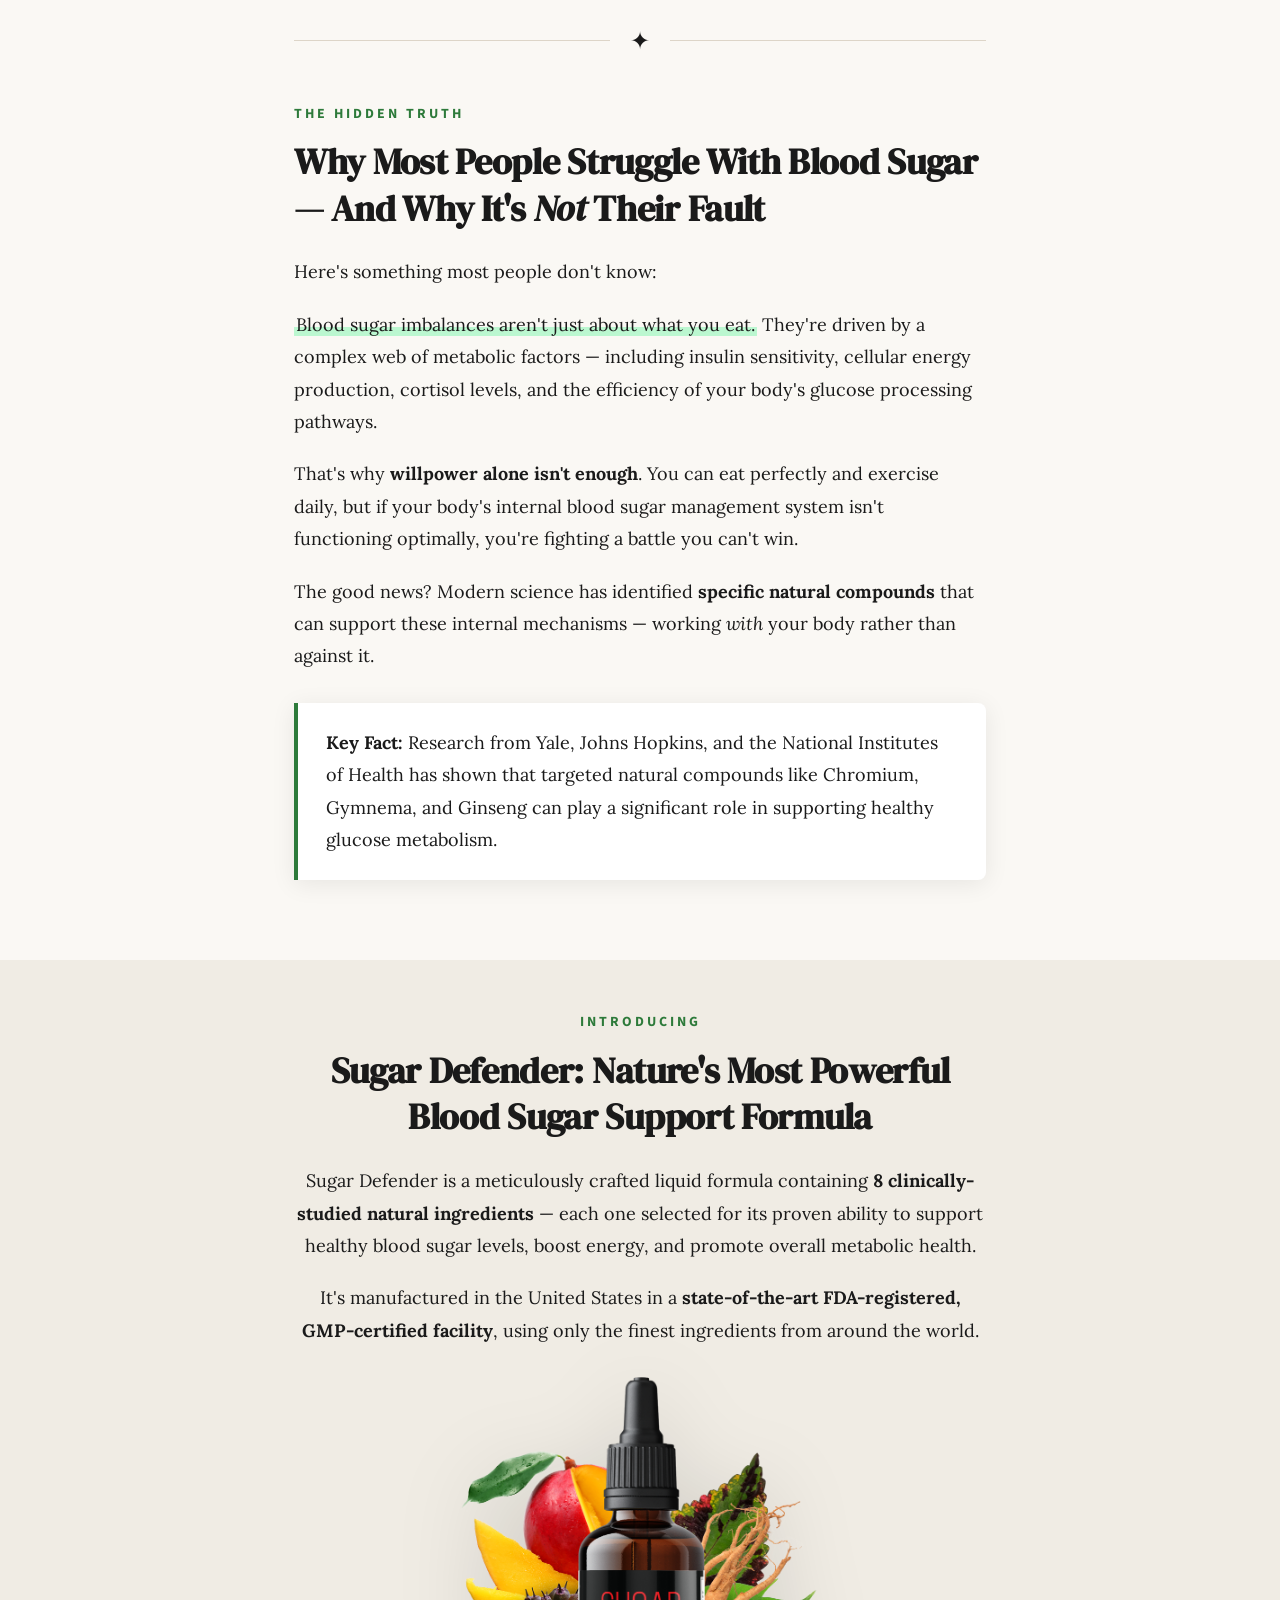
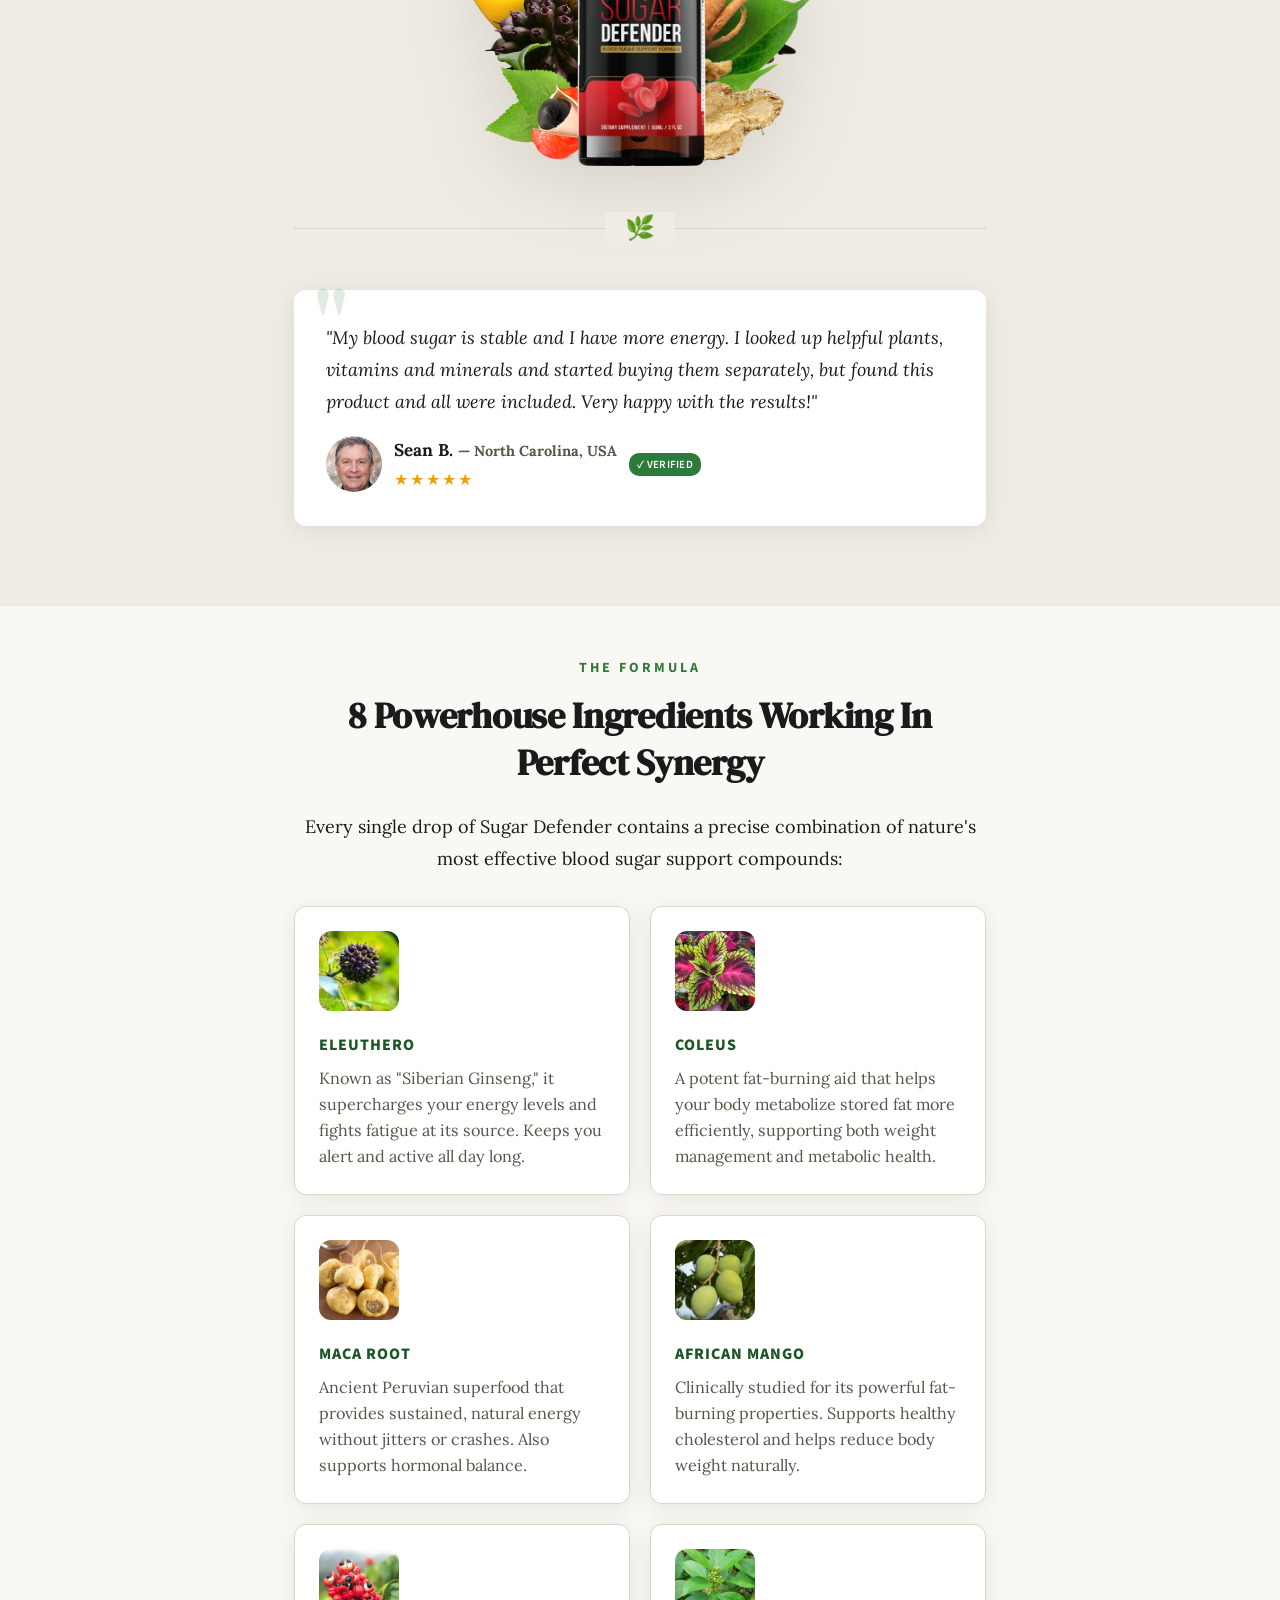
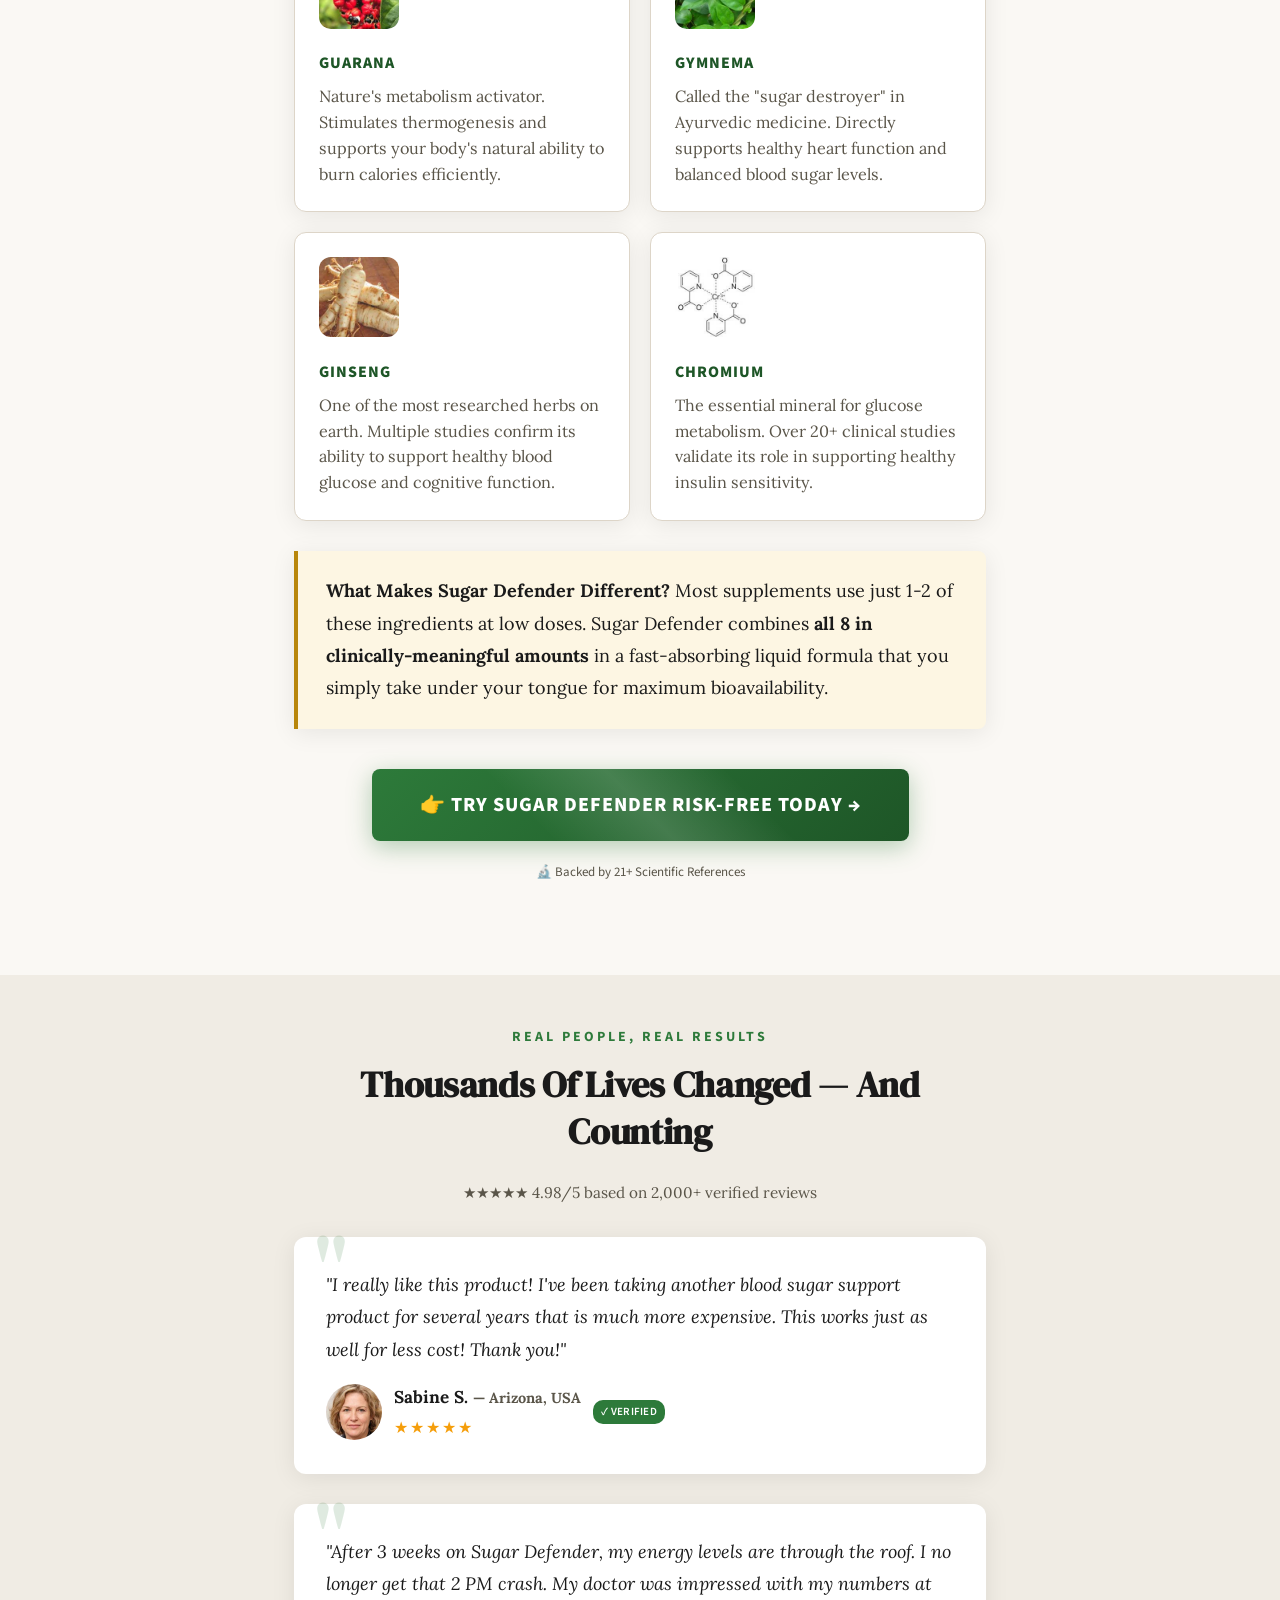
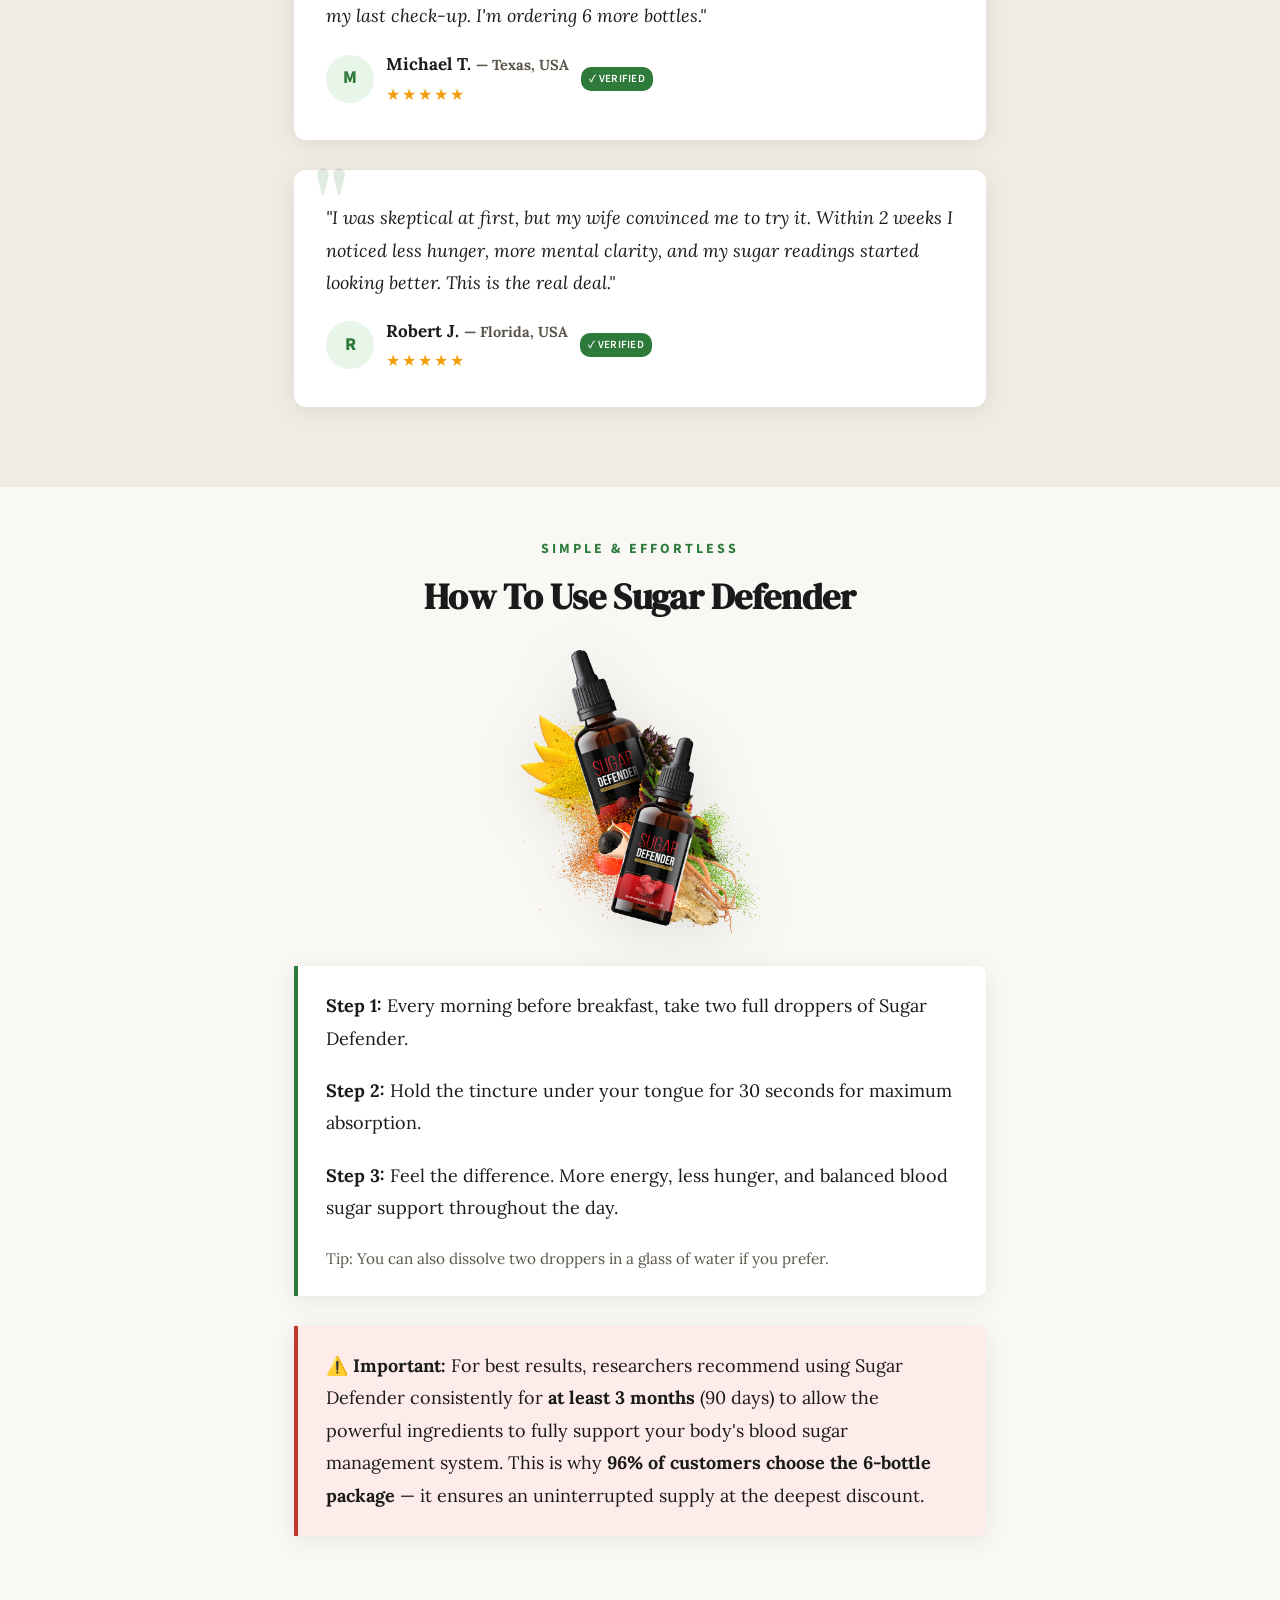
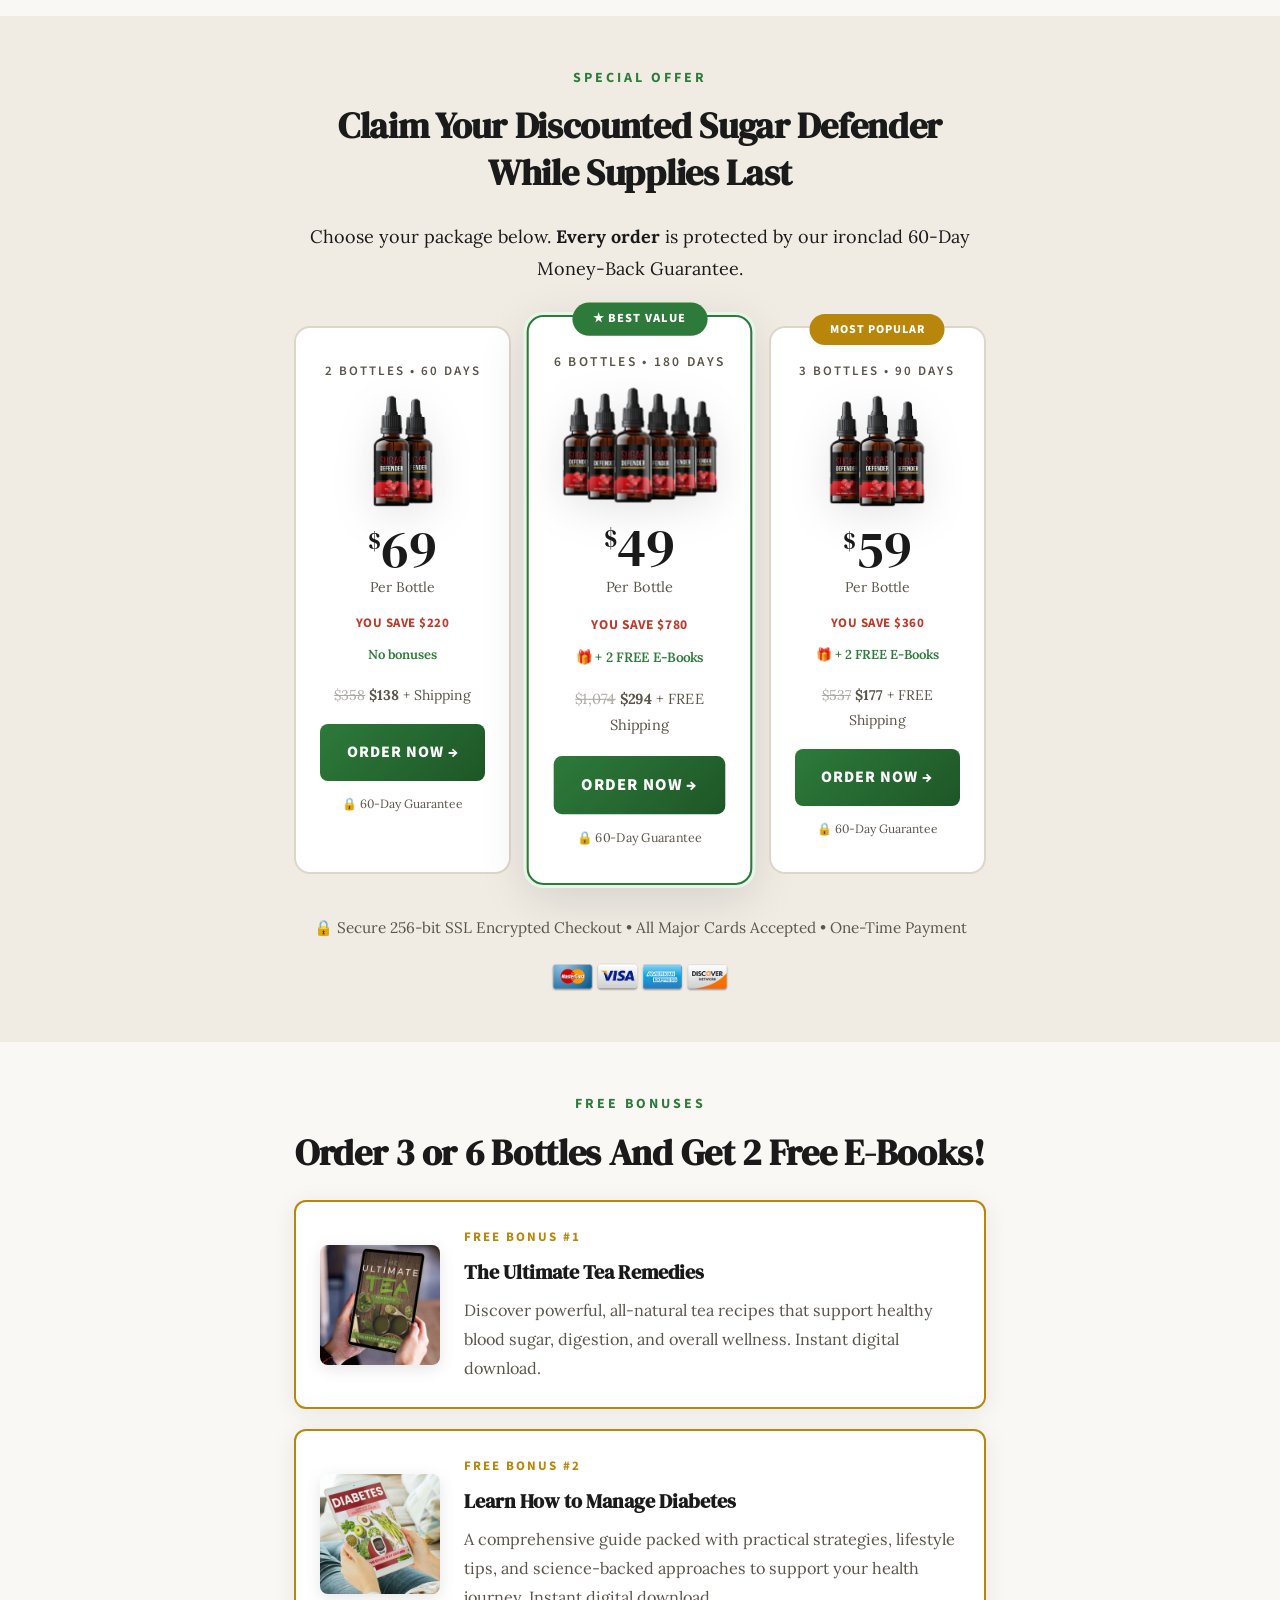
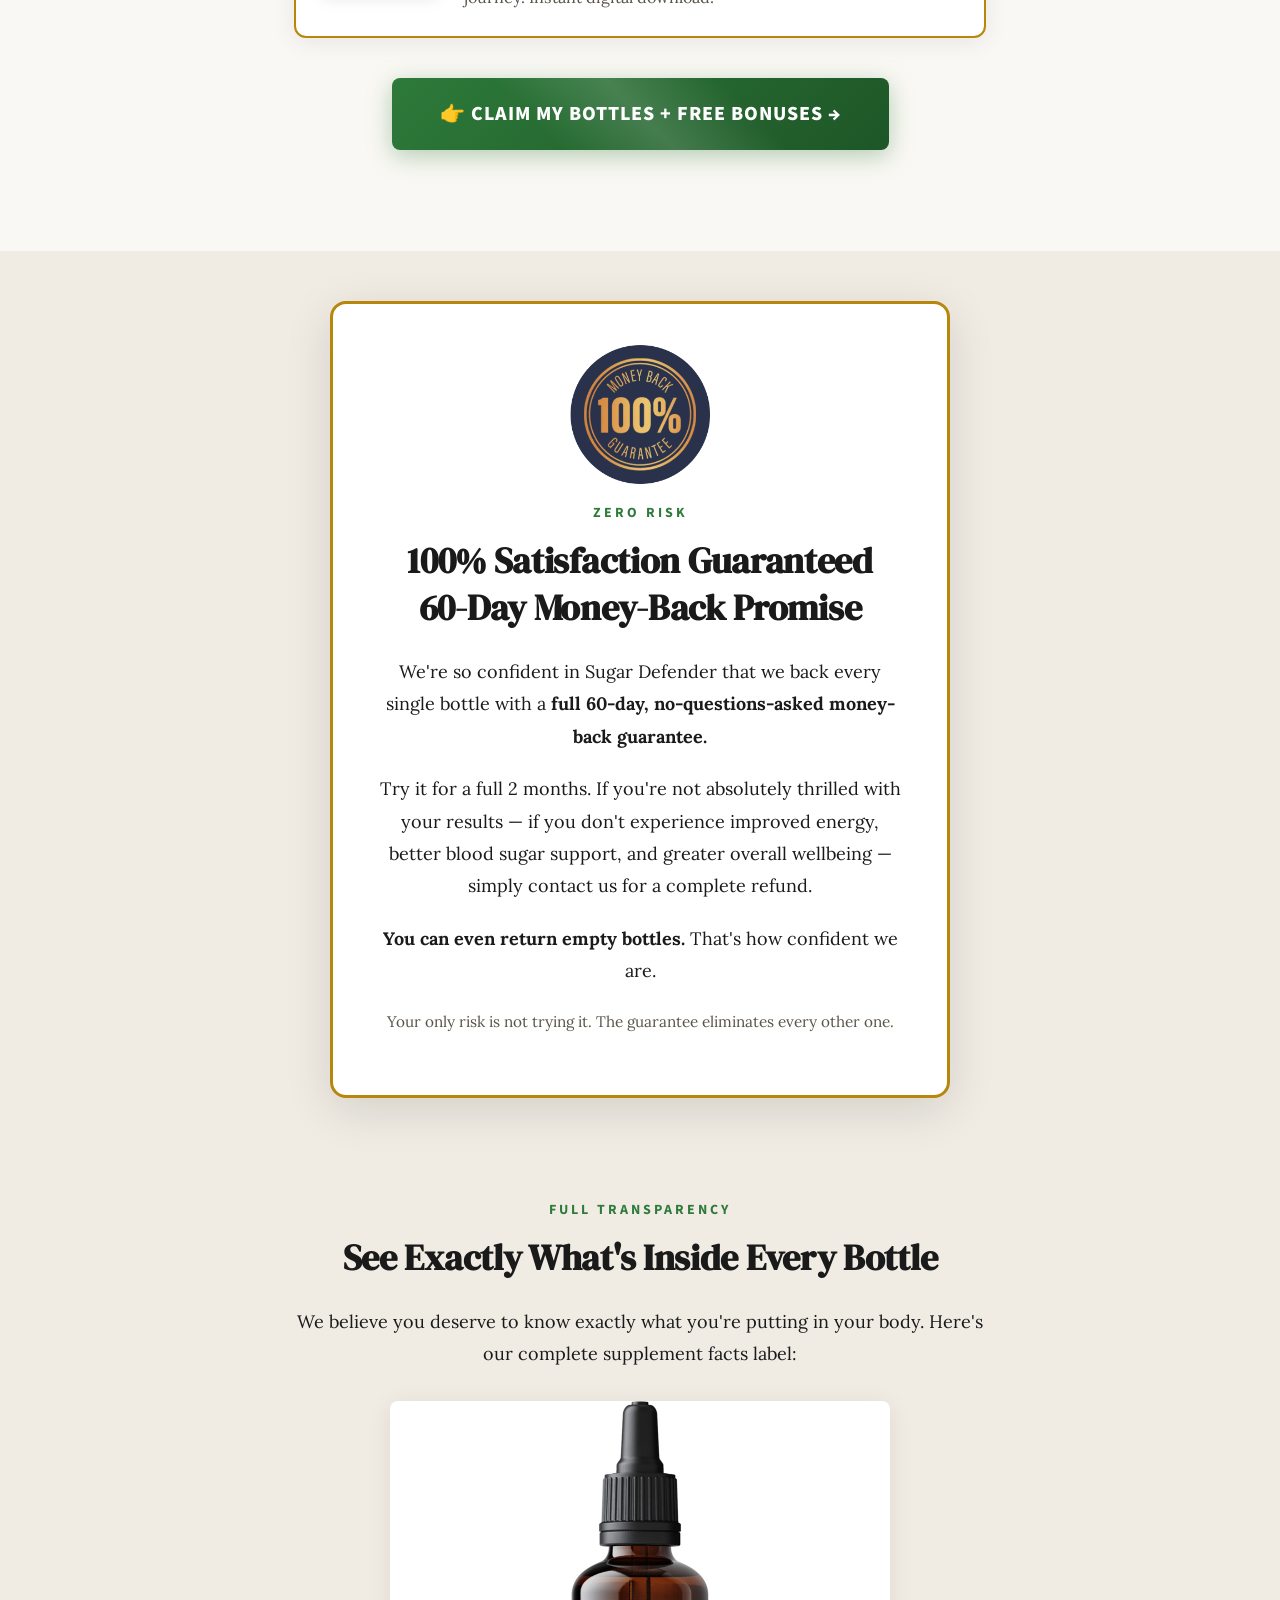
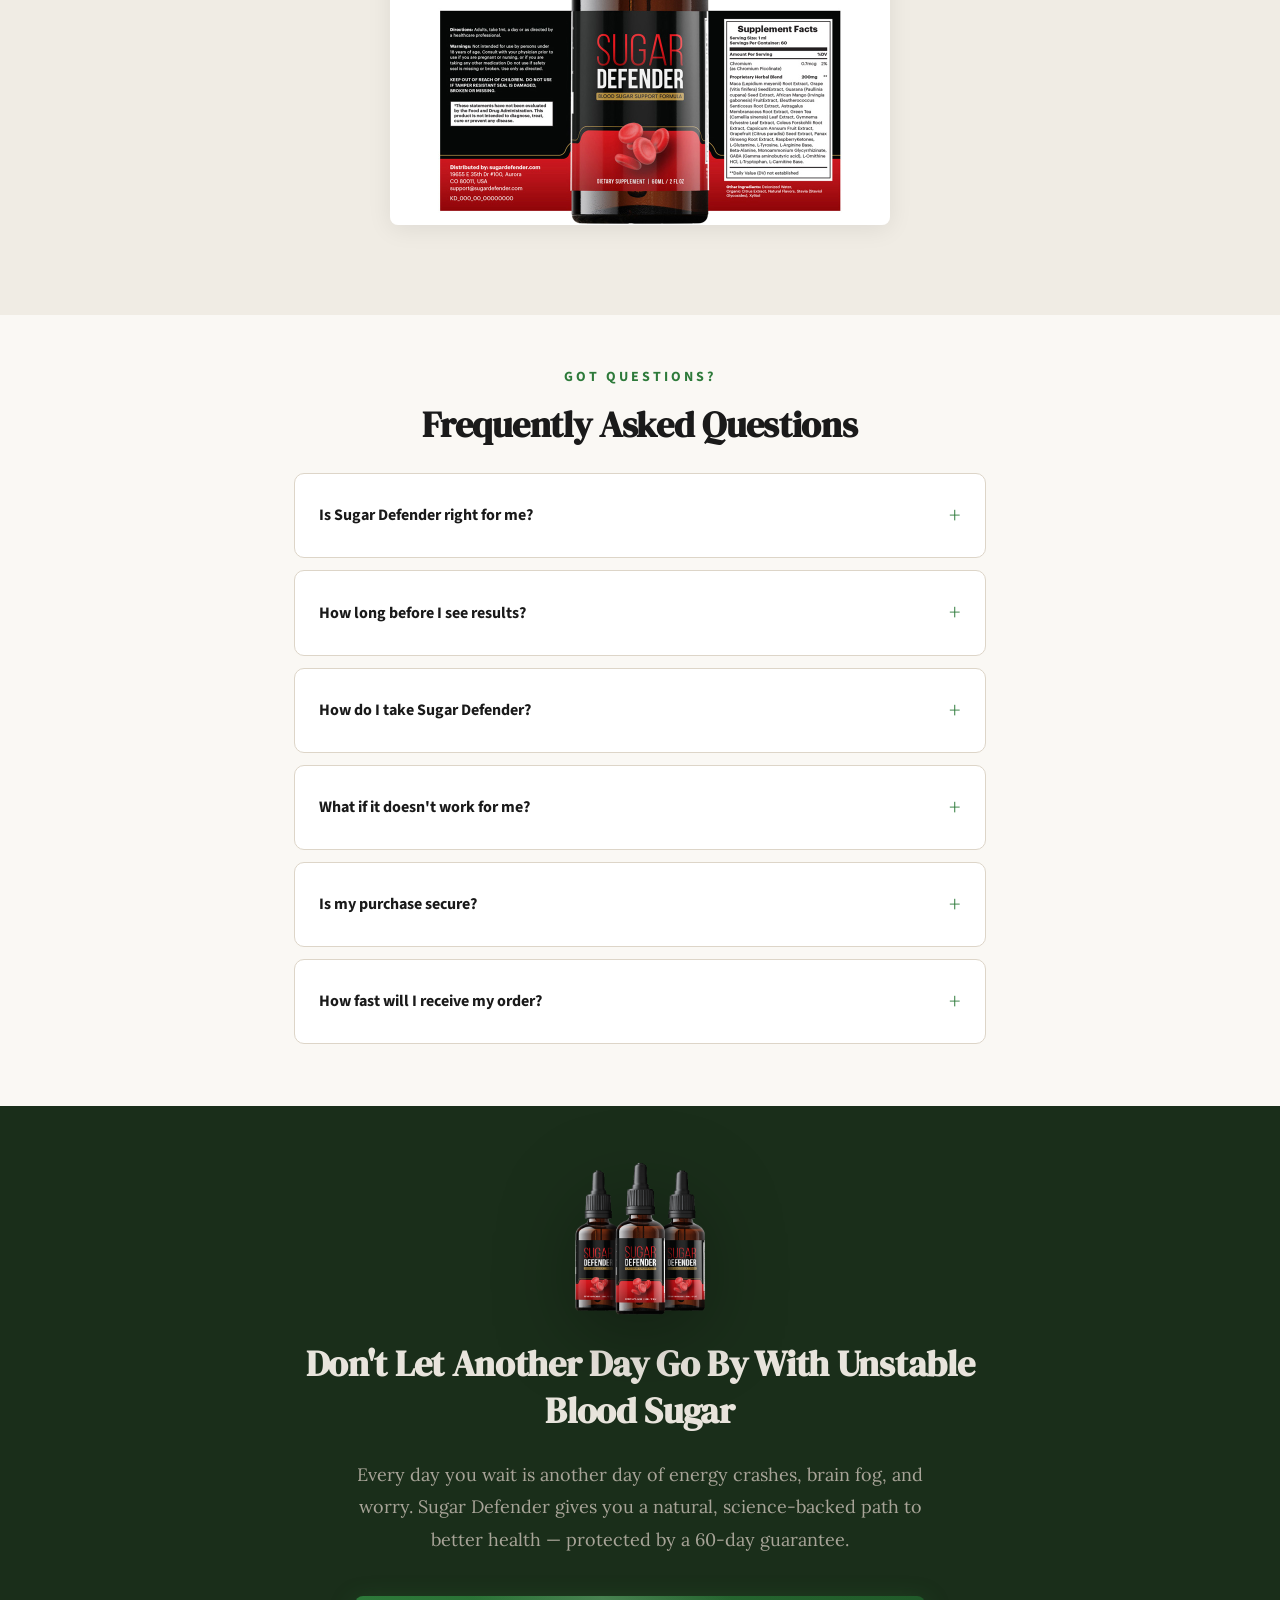
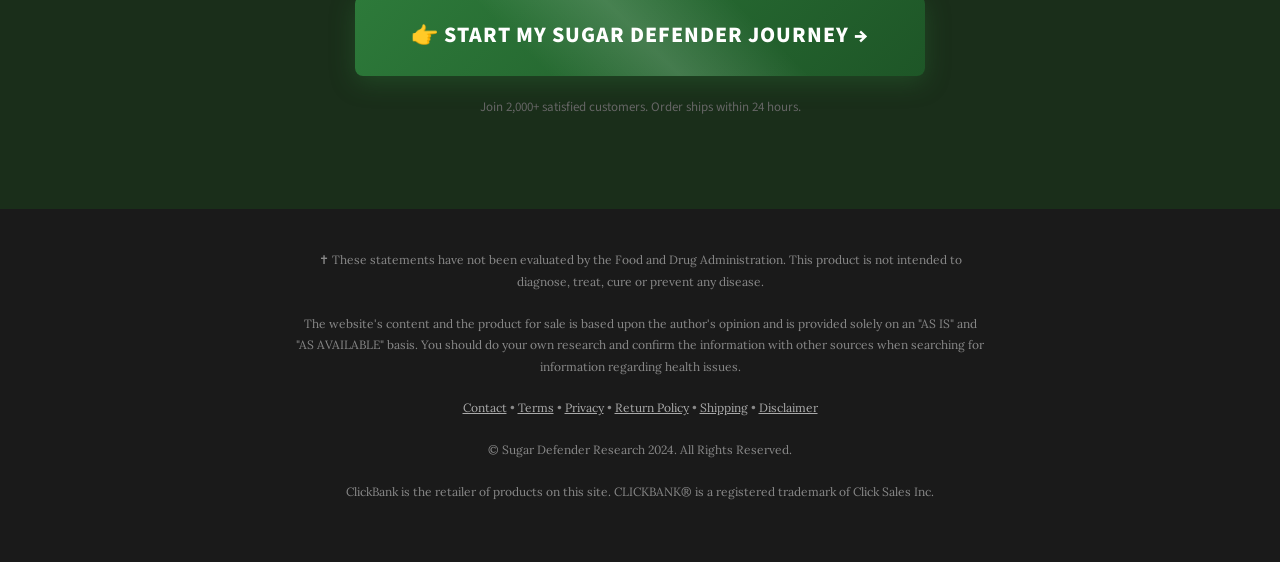
<file: pv/index.html>
<!DOCTYPE html><html lang="en"><head>
<meta charset="utf-8">
<meta name="viewport" content="width=device-width, initial-scale=1.0">
<title>Sugar Defender - The 8-Second Morning Ritual That Supports Healthy Blood Sugar</title>
<link rel="preconnect" href="https://fonts.googleapis.com">
<link href="https://fonts.googleapis.com/css2?family=Lora:ital,wght@0,400;0,500;0,600;0,700;1,400;1,500&amp;family=Source+Sans+3:wght@400;500;600;700;800;1000&amp;family=DM+Serif+Display&amp;display=swap" rel="stylesheet">
<style>
:root {
  --bg: #faf8f4;
  --bg-alt: #f0ece4;
  --text: #1a1a1a;
  --text-muted: #5a5549;
  --accent: #2d7a3a;
  --accent-dark: #1e5627;
  --accent-light: #e8f5e9;
  --red: #c0392b;
  --red-light: #fdecea;
  --gold: #b8860b;
  --gold-light: #fdf6e3;
  --border: #ddd5c8;
  --white: #fff;
  --shadow: 0 4px 24px rgba(0,0,0,0.08);
  --shadow-lg: 0 12px 48px rgba(0,0,0,0.12);
}
*, *::before, *::after { margin: 0; padding: 0; box-sizing: border-box; }
html { scroll-behavior: smooth; }
body {
  font-family: 'Lora', Georgia, serif;
  background: var(--bg);
  color: var(--text);
  line-height: 1.8;
  font-size: 18px;
  -webkit-font-smoothing: antialiased;
}

/* === UTILITY === */
.container { max-width: 740px; margin: 0 auto; padding: 0 24px; }
.text-center { text-align: center; }
.highlight { background: linear-gradient(to top, #fef08a 40%, transparent 40%); padding: 0 2px; }
.highlight-green { background: linear-gradient(to top, #bbf7d0 40%, transparent 40%); padding: 0 2px; }
.red { color: var(--red); }
.green { color: var(--accent); }
.gold { color: var(--gold); }
.bold { font-weight: 700; }
.strike { text-decoration: line-through; opacity: 0.5; }
.small { font-size: 0.85em; color: var(--text-muted); }
.spacer { height: 40px; }
.spacer-lg { height: 70px; }

/* === TOPBAR === */
.topbar {
  background: var(--red);
  color: white;
  text-align: center;
  padding: 10px 16px;
  font-family: 'Source Sans 3', sans-serif;
  font-weight: 700;
  font-size: 14px;
  letter-spacing: 0.5px;
  text-transform: uppercase;
  animation: pulse-bg 2s infinite;
}
@keyframes pulse-bg {
  0%, 100% { background: var(--red); }
  50% { background: #a93226; }
}
.topbar span { font-size: 16px; }

/* === HEADER === */
.header {
  background: var(--white);
  border-bottom: 1px solid var(--border);
  padding: 16px 0;
  text-align: center;
  position: sticky;
  top: 0;
  z-index: 100;
  box-shadow: 0 2px 12px rgba(0,0,0,0.04);
}
.header-inner {
  display: flex;
  align-items: center;
  justify-content: center;
  gap: 12px;
}
.header img { height: 42px; }
.header-title {
  font-family: 'DM Serif Display', serif;
  font-size: 22px;
  color: var(--accent-dark);
  letter-spacing: -0.5px;
}
.header-badge {
  font-family: 'Source Sans 3', sans-serif;
  font-size: 11px;
  background: var(--accent);
  color: white;
  padding: 3px 10px;
  border-radius: 20px;
  font-weight: 700;
  text-transform: uppercase;
  letter-spacing: 0.5px;
}

/* === HERO === */
.hero {
  padding: 60px 0 40px;
  text-align: center;
}
.hero-pre {
  font-family: 'Source Sans 3', sans-serif;
  font-size: 13px;
  text-transform: uppercase;
  letter-spacing: 3px;
  color: var(--text-muted);
  margin-bottom: 20px;
  font-weight: 600;
}
.hero h1 {
  font-family: 'DM Serif Display', serif;
  font-size: clamp(28px, 5vw, 44px);
  line-height: 1.2;
  color: var(--text);
  margin-bottom: 24px;
  letter-spacing: -0.5px;
}
.hero h1 em {
  color: var(--red);
  font-style: normal;
  text-decoration: underline;
  text-decoration-color: var(--red);
  text-underline-offset: 4px;
}
.hero-sub {
  font-size: 20px;
  color: var(--text-muted);
  max-width: 600px;
  margin: 0 auto 30px;
  font-style: italic;
}
.hero-img {
  max-width: 320px;
  margin: 0 auto;
  display: block;
  filter: drop-shadow(0 20px 40px rgba(0,0,0,0.15));
  animation: float 4s ease-in-out infinite;
}
@keyframes float {
  0%, 100% { transform: translateY(0); }
  50% { transform: translateY(-10px); }
}

/* === SECTION STYLES === */
.section { padding: 50px 0; }
.section-alt { background: var(--bg-alt); }
.section-dark { background: #1a2e1a; color: #e8e4dc; }
.section-dark .text-muted { color: #a8a498; }
.section-red { background: var(--red-light); border-top: 3px solid var(--red); border-bottom: 3px solid var(--red); }
.section-gold { background: var(--gold-light); border-top: 3px solid var(--gold); border-bottom: 3px solid var(--gold); }

h2.section-title {
  font-family: 'DM Serif Display', serif;
  font-size: clamp(24px, 4vw, 36px);
  line-height: 1.3;
  margin-bottom: 24px;
  letter-spacing: -0.3px;
}
h3.sub-title {
  font-family: 'Source Sans 3', sans-serif;
  font-size: 14px;
  text-transform: uppercase;
  letter-spacing: 3px;
  color: var(--accent);
  font-weight: 700;
  margin-bottom: 12px;
}

p { margin-bottom: 20px; }

/* === DIVIDERS === */
.divider {
  text-align: center;
  margin: 40px 0;
  position: relative;
}
.divider::before {
  content: '';
  position: absolute;
  top: 50%;
  left: 0;
  right: 0;
  height: 1px;
  background: var(--border);
}
.divider span {
  position: relative;
  background: var(--bg);
  padding: 0 20px;
  font-size: 24px;
}
.section-alt .divider span { background: var(--bg-alt); }

/* === CALLOUT BOXES === */
.callout {
  background: var(--white);
  border-left: 4px solid var(--accent);
  padding: 24px 28px;
  margin: 30px 0;
  border-radius: 0 8px 8px 0;
  box-shadow: var(--shadow);
}
.callout-red {
  border-left-color: var(--red);
  background: var(--red-light);
}
.callout-gold {
  border-left-color: var(--gold);
  background: var(--gold-light);
}
.callout p:last-child { margin-bottom: 0; }

/* === INLINE QUOTE === */
.quote {
  border-left: 4px solid var(--accent);
  padding: 20px 24px;
  margin: 30px 0;
  background: var(--accent-light);
  border-radius: 0 8px 8px 0;
  font-style: italic;
}
.quote-author {
  font-style: normal;
  font-weight: 700;
  font-size: 0.9em;
  margin-top: 10px;
  color: var(--accent-dark);
}

/* === TESTIMONIAL === */
.testimonial {
  background: var(--white);
  border-radius: 12px;
  padding: 32px;
  margin: 30px 0;
  box-shadow: var(--shadow);
  position: relative;
}
.testimonial::before {
  content: '"';
  font-family: 'DM Serif Display', serif;
  font-size: 80px;
  color: var(--accent);
  opacity: 0.15;
  position: absolute;
  top: -10px;
  left: 20px;
  line-height: 1;
}
.testimonial-text { font-style: italic; margin-bottom: 16px; }
.testimonial-meta {
  display: flex;
  align-items: center;
  gap: 12px;
}
.testimonial-avatar {
  width: 48px;
  height: 48px;
  border-radius: 50%;
  background: var(--accent-light);
  display: flex;
  align-items: center;
  justify-content: center;
  font-family: 'Source Sans 3', sans-serif;
  font-weight: 800;
  color: var(--accent);
  font-size: 18px;
  flex-shrink: 0;
}
.testimonial-name {
  font-weight: 700;
  font-size: 0.95em;
}
.testimonial-location {
  font-size: 0.8em;
  color: var(--text-muted);
}
.stars { color: #f59e0b; font-size: 16px; letter-spacing: 2px; }
.verified {
  font-family: 'Source Sans 3', sans-serif;
  font-size: 11px;
  background: var(--accent);
  color: white;
  padding: 2px 8px;
  border-radius: 10px;
  font-weight: 600;
  text-transform: uppercase;
  letter-spacing: 0.3px;
}

/* === CTA BUTTON === */
.cta-wrap { text-align: center; margin: 40px 0; }
.cta-btn {
  display: inline-block;
  font-family: 'Source Sans 3', sans-serif;
  font-size: 20px;
  font-weight: 800;
  text-transform: uppercase;
  letter-spacing: 1px;
  background: linear-gradient(135deg, var(--accent) 0%, var(--accent-dark) 100%);
  color: white;
  padding: 18px 48px;
  border-radius: 8px;
  text-decoration: none;
  box-shadow: 0 6px 24px rgba(45,122,58,0.35);
  transition: all 0.3s;
  position: relative;
  overflow: hidden;
}
.cta-btn:hover {
  transform: translateY(-2px);
  box-shadow: 0 10px 32px rgba(45,122,58,0.45);
}
.cta-btn::after {
  content: '';
  position: absolute;
  top: -50%;
  left: -50%;
  width: 200%;
  height: 200%;
  background: linear-gradient(45deg, transparent 40%, rgba(255,255,255,0.15) 50%, transparent 60%);
  animation: shine 3s infinite;
}
@keyframes shine {
  0% { transform: translateX(-100%) rotate(25deg); }
  100% { transform: translateX(100%) rotate(25deg); }
}
.cta-sub {
  font-family: 'Source Sans 3', sans-serif;
  font-size: 13px;
  color: var(--text-muted);
  margin-top: 10px;
}

/* === INGREDIENT CARD === */
.ingredient-grid {
  display: grid;
  grid-template-columns: 1fr 1fr;
  gap: 20px;
  margin: 30px 0;
}
@media (max-width: 600px) { .ingredient-grid { grid-template-columns: 1fr; } }
.ingredient-card {
  background: var(--white);
  border-radius: 12px;
  padding: 24px;
  box-shadow: var(--shadow);
  border: 1px solid var(--border);
  transition: transform 0.3s, box-shadow 0.3s;
}
.ingredient-card:hover {
  transform: translateY(-3px);
  box-shadow: var(--shadow-lg);
}
.ingredient-icon {
  font-size: 32px;
  margin-bottom: 10px;
}
.ingredient-name {
  font-family: 'Source Sans 3', sans-serif;
  font-weight: 800;
  font-size: 16px;
  text-transform: uppercase;
  letter-spacing: 1px;
  color: var(--accent-dark);
  margin-bottom: 6px;
}
.ingredient-desc {
  font-size: 0.9em;
  color: var(--text-muted);
  line-height: 1.6;
  margin: 0;
}

/* === PRICING === */
.pricing-grid {
  display: grid;
  grid-template-columns: repeat(3, 1fr);
  gap: 20px;
  margin: 40px 0;
}
@media (max-width: 768px) { .pricing-grid { grid-template-columns: 1fr; } }
.pricing-card {
  background: var(--white);
  border-radius: 16px;
  padding: 32px 24px;
  text-align: center;
  border: 2px solid var(--border);
  position: relative;
  transition: all 0.3s;
}
.pricing-card:hover {
  transform: translateY(-4px);
  box-shadow: var(--shadow-lg);
}
.pricing-card.featured {
  border-color: var(--accent);
  box-shadow: 0 0 0 3px var(--accent-light), var(--shadow-lg);
  transform: scale(1.04);
}
.pricing-card.featured:hover { transform: scale(1.06) translateY(-4px); }
.pricing-badge {
  position: absolute;
  top: -14px;
  left: 50%;
  transform: translateX(-50%);
  background: var(--accent);
  color: white;
  font-family: 'Source Sans 3', sans-serif;
  font-size: 12px;
  font-weight: 800;
  text-transform: uppercase;
  letter-spacing: 1px;
  padding: 5px 20px;
  border-radius: 20px;
  white-space: nowrap;
}
.pricing-bottles {
  font-family: 'Source Sans 3', sans-serif;
  font-size: 13px;
  text-transform: uppercase;
  letter-spacing: 2px;
  color: var(--text-muted);
  font-weight: 600;
  margin-bottom: 8px;
}
.pricing-price {
  font-family: 'DM Serif Display', serif;
  font-size: 52px;
  color: var(--text);
  line-height: 1;
}
.pricing-price sup { font-size: 24px; vertical-align: super; }
.pricing-per {
  font-size: 14px;
  color: var(--text-muted);
  margin-bottom: 12px;
}
.pricing-save {
  font-family: 'Source Sans 3', sans-serif;
  font-size: 13px;
  font-weight: 700;
  color: var(--red);
  text-transform: uppercase;
  letter-spacing: 0.5px;
  margin-bottom: 8px;
}
.pricing-bonus {
  font-size: 13px;
  color: var(--accent);
  font-weight: 600;
  margin-bottom: 16px;
}
.pricing-total {
  font-size: 14px;
  color: var(--text-muted);
  margin-bottom: 16px;
}
.pricing-btn {
  display: block;
  font-family: 'Source Sans 3', sans-serif;
  font-size: 16px;
  font-weight: 800;
  text-transform: uppercase;
  letter-spacing: 1px;
  background: linear-gradient(135deg, var(--accent) 0%, var(--accent-dark) 100%);
  color: white;
  padding: 14px;
  border-radius: 8px;
  text-decoration: none;
  transition: all 0.3s;
}
.pricing-btn:hover { opacity: 0.9; transform: scale(1.02); }
.pricing-guarantee {
  font-size: 12px;
  color: var(--text-muted);
  margin-top: 12px;
}

/* === GUARANTEE === */
.guarantee-box {
  background: var(--white);
  border: 3px solid var(--gold);
  border-radius: 16px;
  padding: 40px;
  text-align: center;
  box-shadow: var(--shadow-lg);
  max-width: 620px;
  margin: 0 auto;
}
.guarantee-seal {
  font-size: 64px;
  margin-bottom: 12px;
}

/* === FAQ === */
.faq-item {
  background: var(--white);
  border-radius: 10px;
  margin-bottom: 12px;
  border: 1px solid var(--border);
  overflow: hidden;
}
.faq-q {
  padding: 20px 24px;
  font-weight: 700;
  cursor: pointer;
  display: flex;
  justify-content: space-between;
  align-items: center;
  font-family: 'Source Sans 3', sans-serif;
  font-size: 16px;
  transition: background 0.2s;
}
.faq-q:hover { background: var(--bg-alt); }
.faq-q::after { content: '+'; font-size: 24px; color: var(--accent); font-weight: 300; transition: transform 0.3s; }
.faq-item.open .faq-q::after { transform: rotate(45deg); }
.faq-a {
  max-height: 0;
  overflow: hidden;
  transition: max-height 0.4s ease, padding 0.3s ease;
  padding: 0 24px;
  font-size: 0.95em;
  color: var(--text-muted);
}
.faq-item.open .faq-a { max-height: 500px; padding: 0 24px 20px; }

/* === FOOTER === */
.footer {
  background: #1a1a1a;
  color: #888;
  text-align: center;
  padding: 40px 24px;
  font-size: 12px;
  line-height: 1.8;
}
.footer a { color: #aaa; text-decoration: underline; }

/* === SCROLL ANIMATIONS === */
.fade-in {
  opacity: 0;
  transform: translateY(30px);
  transition: opacity 0.8s ease, transform 0.8s ease;
}
.fade-in.visible {
  opacity: 1;
  transform: translateY(0);
}

/* === STICKY CTA === */
.sticky-cta {
  position: fixed;
  bottom: 0;
  left: 0;
  right: 0;
  background: var(--white);
  border-top: 2px solid var(--accent);
  padding: 12px 24px;
  text-align: center;
  z-index: 200;
  box-shadow: 0 -4px 20px rgba(0,0,0,0.1);
  transform: translateY(100%);
  transition: transform 0.4s;
}
.sticky-cta.show { transform: translateY(0); }
.sticky-cta a {
  font-family: 'Source Sans 3', sans-serif;
  font-size: 16px;
  font-weight: 800;
  text-transform: uppercase;
  letter-spacing: 1px;
  background: linear-gradient(135deg, var(--accent) 0%, var(--accent-dark) 100%);
  color: white;
  padding: 12px 40px;
  border-radius: 6px;
  text-decoration: none;
  display: inline-block;
}
.sticky-cta .sticky-text {
  font-family: 'Source Sans 3', sans-serif;
  font-size: 11px;
  color: var(--text-muted);
  margin-top: 4px;
}

/* === PRODUCT IMAGES === */
.product-img-center {
  display: block;
  max-width: 360px;
  margin: 30px auto;
  filter: drop-shadow(0 16px 40px rgba(0,0,0,0.12));
}
.product-img-small {
  display: block;
  max-width: 240px;
  margin: 20px auto;
  filter: drop-shadow(0 10px 30px rgba(0,0,0,0.1));
}
.product-inline {
  display: flex;
  align-items: center;
  gap: 30px;
  margin: 30px 0;
}
.product-inline img {
  max-width: 200px;
  flex-shrink: 0;
  filter: drop-shadow(0 10px 30px rgba(0,0,0,0.12));
}
.product-inline-text { flex: 1; }
@media (max-width: 600px) {
  .product-inline {
    flex-direction: column;
    text-align: center;
  }
  .product-inline img { max-width: 180px; }
}
.ingredient-card img {
  width: 80px;
  height: 80px;
  border-radius: 12px;
  object-fit: cover;
  margin-bottom: 10px;
}
.testimonial-photo {
  width: 56px;
  height: 56px;
  border-radius: 50%;
  object-fit: cover;
  flex-shrink: 0;
}
.bonus-card {
  display: flex;
  align-items: center;
  gap: 24px;
  background: var(--white);
  border: 2px solid var(--gold);
  border-radius: 12px;
  padding: 24px;
  margin: 20px 0;
  box-shadow: var(--shadow);
}
.bonus-card img {
  width: 120px;
  flex-shrink: 0;
  border-radius: 8px;
  box-shadow: 0 4px 16px rgba(0,0,0,0.1);
}
.bonus-card-text { flex: 1; }
.bonus-card-text h4 {
  font-family: 'Source Sans 3', sans-serif;
  font-size: 13px;
  text-transform: uppercase;
  letter-spacing: 2px;
  color: var(--gold);
  font-weight: 700;
  margin-bottom: 4px;
}
.bonus-card-text h3 {
  font-family: 'DM Serif Display', serif;
  font-size: 20px;
  margin-bottom: 6px;
}
.bonus-card-text p { margin: 0; font-size: 0.9em; color: var(--text-muted); }
@media (max-width: 500px) {
  .bonus-card { flex-direction: column; text-align: center; }
  .bonus-card img { width: 100px; }
}
.guarantee-img {
  max-width: 140px;
  margin: 0 auto 16px;
  display: block;
}
.pricing-card img {
  max-width: 160px;
  margin: 8px auto 12px;
  display: block;
  filter: drop-shadow(0 8px 20px rgba(0,0,0,0.1));
}
.bottle-fruits-img {
  display: block;
  max-width: 320px;
  margin: 30px auto 0;
  filter: drop-shadow(0 12px 32px rgba(0,0,0,0.1));
}
.cards-img {
  max-width: 180px;
  margin: 8px auto 0;
  display: block;
  opacity: 0.7;
}
.label-section {
  text-align: center;
  margin: 30px 0;
}
.label-section img {
  max-width: 500px;
  width: 100%;
  border-radius: 8px;
  box-shadow: var(--shadow);
}

/* === URGENCY BAR === */
.urgency {
  background: var(--red);
  color: white;
  text-align: center;
  padding: 14px 16px;
  font-family: 'Source Sans 3', sans-serif;
  font-weight: 700;
  font-size: 15px;
}
.urgency-timer {
  font-size: 22px;
  font-weight: 800;
  letter-spacing: 2px;
}
</style>
</head>
<body>

<!-- TOP BAR -->
<div class="topbar">
  ⚠️ <span>WARNING:</span> Due to extremely high demand, Sugar Defender is selling out fast. Limited stock available.
</div>

<!-- HEADER -->
<div class="header">
  <div class="header-inner">
    <span class="header-title">Sugar Defender</span>
    <span class="header-badge">★ #1 Rated</span>
  </div>
</div>

<!-- HERO -->
<section class="hero">
  <div class="container">
    <div class="hero-pre">Breaking Health Discovery</div>
    <h1>The 8-Second Morning Ritual That's Helping Thousands Naturally Support <em>Healthy Blood Sugar</em> Levels</h1>
    <p class="hero-sub">Without restrictive diets, exhausting exercise routines, or expensive prescriptions.</p>
    <img src="images/SUGARDEFENDERx6-500px.png" alt="Sugar Defender Bottles" class="hero-img">
    <div class="cta-wrap">
      <a href="#order" class="cta-btn">👉 Yes! I Want Healthy Blood Sugar →</a>
      <div class="cta-sub">🔒 60-Day Money-Back Guarantee • Free Shipping on 3+ Bottles</div>
    </div>
  </div>
</section>

<!-- URGENCY -->
<div class="urgency">
  ⏰ Special Pricing Ends Soon — Today's Price: <strong>As Low As $49/bottle</strong> (Regular $179)
</div>

<!-- OPENING STORY -->
<section class="section">
  <div class="container">
    <div class="fade-in visible">
      <p><strong>Dear Friend,</strong></p>
      <p>If you're tired of the constant mid-day energy crashes... the brain fog that makes you feel 20 years older... the irritability that puts a strain on your relationships...</p>
      <p>And most importantly, if you're worried about your blood sugar numbers every single time you visit the doctor...</p>
      <p>Then <span class="highlight">this might be the most important letter you ever read.</span></p>
      <p>Because what I'm about to share with you is a <strong>little-known natural formula</strong> that's already helped thousands of men and women in their 30s, 40s, 50s, and even 70s support healthy blood sugar levels — while also boosting all-day energy, mental clarity, and healthy weight management.</p>
      <p>And it all starts with <strong>an 8-second morning ritual</strong> using a powerful blend of 8 plant-based ingredients backed by scientific research.</p>
    </div>

    <div class="divider"><span>✦</span></div>

    <div class="fade-in">
      <h3 class="sub-title">The Hidden Truth</h3>
      <h2 class="section-title">Why Most People Struggle With Blood Sugar — And Why It's <em>Not</em> Their Fault</h2>
      <p>Here's something most people don't know:</p>
      <p><span class="highlight-green">Blood sugar imbalances aren't just about what you eat.</span> They're driven by a complex web of metabolic factors — including insulin sensitivity, cellular energy production, cortisol levels, and the efficiency of your body's glucose processing pathways.</p>
      <p>That's why <strong>willpower alone isn't enough</strong>. You can eat perfectly and exercise daily, but if your body's internal blood sugar management system isn't functioning optimally, you're fighting a battle you can't win.</p>
      <p>The good news? Modern science has identified <strong>specific natural compounds</strong> that can support these internal mechanisms — working <em>with</em> your body rather than against it.</p>
    </div>

    <div class="callout fade-in">
      <p><strong>Key Fact:</strong> Research from Yale, Johns Hopkins, and the National Institutes of Health has shown that targeted natural compounds like Chromium, Gymnema, and Ginseng can play a significant role in supporting healthy glucose metabolism.</p>
    </div>
  </div>
</section>

<!-- PRODUCT INTRO -->
<section class="section section-alt">
  <div class="container">
    <div class="fade-in text-center">
      <h3 class="sub-title">Introducing</h3>
      <h2 class="section-title">Sugar Defender: Nature's Most Powerful Blood Sugar Support Formula</h2>
      <p>Sugar Defender is a meticulously crafted liquid formula containing <strong>8 clinically-studied natural ingredients</strong> — each one selected for its proven ability to support healthy blood sugar levels, boost energy, and promote overall metabolic health.</p>
      <p>It's manufactured in the United States in a <strong>state-of-the-art FDA-registered, GMP-certified facility</strong>, using only the finest ingredients from around the world.</p>
      <img src="images/1bottle-fruits.png" alt="Sugar Defender Bottle with Natural Ingredients" class="product-img-center fade-in">
    </div>

    <div class="divider"><span>🌿</span></div>

    <!-- TESTIMONIAL 1 -->
    <div class="testimonial fade-in">
      <p class="testimonial-text">"My blood sugar is stable and I have more energy. I looked up helpful plants, vitamins and minerals and started buying them separately, but found this product and all were included. Very happy with the results!"</p>
      <div class="testimonial-meta">
        <img src="images/sean.jpg" alt="Sean B." class="testimonial-photo">
        <div>
          <div class="testimonial-name">Sean B. <span class="small">— North Carolina, USA</span></div>
          <div class="stars">★★★★★</div>
        </div>
        <span class="verified">✓ Verified</span>
      </div>
    </div>
  </div>
</section>

<!-- INGREDIENTS -->
<section class="section">
  <div class="container">
    <div class="fade-in text-center">
      <h3 class="sub-title">The Formula</h3>
      <h2 class="section-title">8 Powerhouse Ingredients Working In Perfect Synergy</h2>
      <p>Every single drop of Sugar Defender contains a precise combination of nature's most effective blood sugar support compounds:</p>
    </div>

    <div class="ingredient-grid fade-in">
      <div class="ingredient-card">
        <img src="images/i-eleuthero.jpg" alt="Eleuthero">
        <div class="ingredient-name">Eleuthero</div>
        <p class="ingredient-desc">Known as "Siberian Ginseng," it supercharges your energy levels and fights fatigue at its source. Keeps you alert and active all day long.</p>
      </div>
      <div class="ingredient-card">
        <img src="images/i-coleus.jpg" alt="Coleus">
        <div class="ingredient-name">Coleus</div>
        <p class="ingredient-desc">A potent fat-burning aid that helps your body metabolize stored fat more efficiently, supporting both weight management and metabolic health.</p>
      </div>
      <div class="ingredient-card">
        <img src="images/i-maca-root.jpg" alt="Maca Root">
        <div class="ingredient-name">Maca Root</div>
        <p class="ingredient-desc">Ancient Peruvian superfood that provides sustained, natural energy without jitters or crashes. Also supports hormonal balance.</p>
      </div>
      <div class="ingredient-card">
        <img src="images/i-african-mango.jpg" alt="African Mango">
        <div class="ingredient-name">African Mango</div>
        <p class="ingredient-desc">Clinically studied for its powerful fat-burning properties. Supports healthy cholesterol and helps reduce body weight naturally.</p>
      </div>
      <div class="ingredient-card">
        <img src="images/i-guarana.jpg" alt="Guarana">
        <div class="ingredient-name">Guarana</div>
        <p class="ingredient-desc">Nature's metabolism activator. Stimulates thermogenesis and supports your body's natural ability to burn calories efficiently.</p>
      </div>
      <div class="ingredient-card">
        <img src="images/i-gymnema.jpg" alt="Gymnema">
        <div class="ingredient-name">Gymnema</div>
        <p class="ingredient-desc">Called the "sugar destroyer" in Ayurvedic medicine. Directly supports healthy heart function and balanced blood sugar levels.</p>
      </div>
      <div class="ingredient-card">
        <img src="images/i-ginseng-root.jpg" alt="Ginseng">
        <div class="ingredient-name">Ginseng</div>
        <p class="ingredient-desc">One of the most researched herbs on earth. Multiple studies confirm its ability to support healthy blood glucose and cognitive function.</p>
      </div>
      <div class="ingredient-card">
        <img src="images/i-chromium-picolinate.jpg" alt="Chromium">
        <div class="ingredient-name">Chromium</div>
        <p class="ingredient-desc">The essential mineral for glucose metabolism. Over 20+ clinical studies validate its role in supporting healthy insulin sensitivity.</p>
      </div>
    </div>

    <div class="callout callout-gold fade-in">
      <p><strong>What Makes Sugar Defender Different?</strong> Most supplements use just 1-2 of these ingredients at low doses. Sugar Defender combines <strong>all 8 in clinically-meaningful amounts</strong> in a fast-absorbing liquid formula that you simply take under your tongue for maximum bioavailability.</p>
    </div>

    <div class="cta-wrap fade-in">
      <a href="#order" class="cta-btn">👉 Try Sugar Defender Risk-Free Today →</a>
      <div class="cta-sub">🔬 Backed by 21+ Scientific References</div>
    </div>
  </div>
</section>

<!-- SOCIAL PROOF -->
<section class="section section-alt">
  <div class="container">
    <div class="fade-in text-center">
      <h3 class="sub-title">Real People, Real Results</h3>
      <h2 class="section-title">Thousands Of Lives Changed — And Counting</h2>
      <p class="small">★★★★★ 4.98/5 based on 2,000+ verified reviews</p>
    </div>

    <div class="testimonial fade-in">
      <p class="testimonial-text">"I really like this product! I've been taking another blood sugar support product for several years that is much more expensive. This works just as well for less cost! Thank you!"</p>
      <div class="testimonial-meta">
        <img src="images/sabine.jpg" alt="Sabine S." class="testimonial-photo">
        <div>
          <div class="testimonial-name">Sabine S. <span class="small">— Arizona, USA</span></div>
          <div class="stars">★★★★★</div>
        </div>
        <span class="verified">✓ Verified</span>
      </div>
    </div>

    <div class="testimonial fade-in">
      <p class="testimonial-text">"After 3 weeks on Sugar Defender, my energy levels are through the roof. I no longer get that 2 PM crash. My doctor was impressed with my numbers at my last check-up. I'm ordering 6 more bottles."</p>
      <div class="testimonial-meta">
        <div class="testimonial-avatar">M</div>
        <div>
          <div class="testimonial-name">Michael T. <span class="small">— Texas, USA</span></div>
          <div class="stars">★★★★★</div>
        </div>
        <span class="verified">✓ Verified</span>
      </div>
    </div>

    <div class="testimonial fade-in">
      <p class="testimonial-text">"I was skeptical at first, but my wife convinced me to try it. Within 2 weeks I noticed less hunger, more mental clarity, and my sugar readings started looking better. This is the real deal."</p>
      <div class="testimonial-meta">
        <div class="testimonial-avatar">R</div>
        <div>
          <div class="testimonial-name">Robert J. <span class="small">— Florida, USA</span></div>
          <div class="stars">★★★★★</div>
        </div>
        <span class="verified">✓ Verified</span>
      </div>
    </div>
  </div>
</section>

<!-- HOW TO USE -->
<section class="section">
  <div class="container">
    <div class="fade-in text-center">
      <h3 class="sub-title">Simple &amp; Effortless</h3>
      <h2 class="section-title">How To Use Sugar Defender</h2>
      <img src="images/2bootle-fruits.png" alt="Sugar Defender Bottles" class="product-img-small fade-in">
    </div>

    <div class="fade-in">
      <div class="callout">
        <p><strong>Step 1:</strong> Every morning before breakfast, take two full droppers of Sugar Defender.</p>
        <p><strong>Step 2:</strong> Hold the tincture under your tongue for 30 seconds for maximum absorption.</p>
        <p><strong>Step 3:</strong> Feel the difference. More energy, less hunger, and balanced blood sugar support throughout the day.</p>
        <p class="small" style="margin-top:10px">Tip: You can also dissolve two droppers in a glass of water if you prefer.</p>
      </div>
    </div>

    <div class="callout-red callout fade-in">
      <p><strong>⚠️ Important:</strong> For best results, researchers recommend using Sugar Defender consistently for <strong>at least 3 months</strong> (90 days) to allow the powerful ingredients to fully support your body's blood sugar management system. This is why <strong>96% of customers choose the 6-bottle package</strong> — it ensures an uninterrupted supply at the deepest discount.</p>
    </div>
  </div>
</section>

<!-- PRICING -->
<section class="section section-alt" id="order">
  <div class="container">
    <div class="fade-in text-center">
      <h3 class="sub-title">Special Offer</h3>
      <h2 class="section-title">Claim Your Discounted Sugar Defender<br>While Supplies Last</h2>
      <p>Choose your package below. <strong>Every order</strong> is protected by our ironclad 60-Day Money-Back Guarantee.</p>
    </div>

    <div class="pricing-grid fade-in">
      <!-- 2 Bottles -->
      <div class="pricing-card">
        <div class="pricing-bottles">2 Bottles • 60 Days</div>
        <img src="images/SUGARDEFENDERx2-500px.png" alt="Sugar Defender 2 Bottles">
        <div class="pricing-price"><sup>$</sup>69</div>
        <div class="pricing-per">Per Bottle</div>
        <div class="pricing-save">YOU SAVE $220</div>
        <div class="pricing-bonus small">No bonuses</div>
        <div class="pricing-total"><span class="strike">$358</span> <strong>$138</strong> + Shipping</div>
        <a href="https://sugardef.pay.clickbank.net/?cbitems=11&amp;cbfid=55480&amp;template=two&amp;exitoffer=exit" class="pricing-btn">Order Now →</a>
        <div class="pricing-guarantee">🔒 60-Day Guarantee</div>
      </div>

      <!-- 6 Bottles - FEATURED -->
      <div class="pricing-card featured">
        <div class="pricing-badge">★ Best Value</div>
        <div class="pricing-bottles">6 Bottles • 180 Days</div>
        <img src="images/SUGARDEFENDERx6-500px.png" alt="Sugar Defender 6 Bottles">
        <div class="pricing-price"><sup>$</sup>49</div>
        <div class="pricing-per">Per Bottle</div>
        <div class="pricing-save">YOU SAVE $780</div>
        <div class="pricing-bonus">🎁 + 2 FREE E-Books</div>
        <div class="pricing-total"><span class="strike">$1,074</span> <strong>$294</strong> + FREE Shipping</div>
        <a href="https://sugardef.pay.clickbank.net/?cbitems=3&amp;cbfid=57583&amp;template=six&amp;exitoffer=exit" class="pricing-btn">Order Now →</a>
        <div class="pricing-guarantee">🔒 60-Day Guarantee</div>
      </div>

      <!-- 3 Bottles -->
      <div class="pricing-card">
        <div class="pricing-badge" style="background:var(--gold)">Most Popular</div>
        <div class="pricing-bottles">3 Bottles • 90 Days</div>
        <img src="images/SUGARDEFENDERx3-500px.png" alt="Sugar Defender 3 Bottles">
        <div class="pricing-price"><sup>$</sup>59</div>
        <div class="pricing-per">Per Bottle</div>
        <div class="pricing-save">YOU SAVE $360</div>
        <div class="pricing-bonus">🎁 + 2 FREE E-Books</div>
        <div class="pricing-total"><span class="strike">$537</span> <strong>$177</strong> + FREE Shipping</div>
        <a href="https://sugardef.pay.clickbank.net/?cbitems=2&amp;cbfid=55479&amp;template=three&amp;exitoffer=exit" class="pricing-btn">Order Now →</a>
        <div class="pricing-guarantee">🔒 60-Day Guarantee</div>
      </div>
    </div>

    <p class="text-center small fade-in">🔒 Secure 256-bit SSL Encrypted Checkout • All Major Cards Accepted • One-Time Payment</p>
    <img src="images/cards.png" alt="Accepted Payment Cards" class="cards-img fade-in">
  </div>
</section>

<!-- BONUSES -->
<section class="section">
  <div class="container">
    <div class="fade-in text-center">
      <h3 class="sub-title">Free Bonuses</h3>
      <h2 class="section-title">Order 3 or 6 Bottles And Get 2 Free E-Books!</h2>
    </div>

    <div class="bonus-card fade-in">
      <img src="images/book1.jpg" alt="The Ultimate Tea Remedies">
      <div class="bonus-card-text">
        <h4>Free Bonus #1</h4>
        <h3>The Ultimate Tea Remedies</h3>
        <p>Discover powerful, all-natural tea recipes that support healthy blood sugar, digestion, and overall wellness. Instant digital download.</p>
      </div>
    </div>

    <div class="bonus-card fade-in">
      <img src="images/book2.jpg" alt="Learn How to Manage Diabetes">
      <div class="bonus-card-text">
        <h4>Free Bonus #2</h4>
        <h3>Learn How to Manage Diabetes</h3>
        <p>A comprehensive guide packed with practical strategies, lifestyle tips, and science-backed approaches to support your health journey. Instant digital download.</p>
      </div>
    </div>

    <div class="cta-wrap fade-in">
      <a href="#order" class="cta-btn">👉 Claim My Bottles + Free Bonuses →</a>
    </div>
  </div>
</section>

<!-- GUARANTEE -->
<section class="section section-alt">
  <div class="container">
    <div class="guarantee-box fade-in">
      <img src="images/money-back.png" alt="60-Day Money Back Guarantee" class="guarantee-img">
      <h3 class="sub-title">Zero Risk</h3>
      <h2 class="section-title">100% Satisfaction Guaranteed<br>60-Day Money-Back Promise</h2>
      <p>We're so confident in Sugar Defender that we back every single bottle with a <strong>full 60-day, no-questions-asked money-back guarantee.</strong></p>
      <p>Try it for a full 2 months. If you're not absolutely thrilled with your results — if you don't experience improved energy, better blood sugar support, and greater overall wellbeing — simply contact us for a complete refund.</p>
      <p><strong>You can even return empty bottles.</strong> That's how confident we are.</p>
      <p class="small">Your only risk is not trying it. The guarantee eliminates every other one.</p>
    </div>
  </div>
</section>

<!-- LABEL / TRANSPARENCY -->
<section class="section section-alt">
  <div class="container">
    <div class="fade-in text-center">
      <h3 class="sub-title">Full Transparency</h3>
      <h2 class="section-title">See Exactly What's Inside Every Bottle</h2>
      <p>We believe you deserve to know exactly what you're putting in your body. Here's our complete supplement facts label:</p>
      <div class="label-section">
        <img src="images/bottle-label.jpg" alt="Sugar Defender Supplement Facts Label">
      </div>
    </div>
  </div>
</section>

<!-- FAQ -->
<section class="section">
  <div class="container">
    <div class="fade-in text-center">
      <h3 class="sub-title">Got Questions?</h3>
      <h2 class="section-title">Frequently Asked Questions</h2>
    </div>

    <div class="fade-in">
      <div class="faq-item">
        <div class="faq-q">Is Sugar Defender right for me?</div>
        <div class="faq-a"><p>Sugar Defender has provided support for men and women in their 30s, 40s, 50s, and even 70s. It uses pure plant ingredients and natural minerals, and is manufactured in the United States in an FDA-registered, GMP-certified facility.</p></div>
      </div>

      <div class="faq-item">
        <div class="faq-q">How long before I see results?</div>
        <div class="faq-a"><p>Most people report feeling a difference within the first week. However, the best results are seen with consistent use over 3 months or longer, which is why we recommend the 3 or 6 bottle packages.</p></div>
      </div>

      <div class="faq-item">
        <div class="faq-q">How do I take Sugar Defender?</div>
        <div class="faq-a"><p>Simply take two full droppers under your tongue each morning before breakfast. Hold for 30 seconds before swallowing for maximum absorption. You can also mix it into a glass of water.</p></div>
      </div>

      <div class="faq-item">
        <div class="faq-q">What if it doesn't work for me?</div>
        <div class="faq-a"><p>Every bottle comes with a 60-day, no-questions-asked money-back guarantee. If you're not completely satisfied, simply return the product (even empty bottles) for a full refund.</p></div>
      </div>

      <div class="faq-item">
        <div class="faq-q">Is my purchase secure?</div>
        <div class="faq-a"><p>Absolutely. This is a one-time payment with no hidden fees or subscriptions. We use industry-leading SSL encryption to keep your information safe and private.</p></div>
      </div>

      <div class="faq-item">
        <div class="faq-q">How fast will I receive my order?</div>
        <div class="faq-a"><p>We ship within 24 working hours via premium carriers like FedEx or UPS. Domestic orders typically arrive within 5-10 business days. You'll receive an email with tracking information.</p></div>
      </div>
    </div>
  </div>
</section>

<!-- FINAL CTA -->
<section class="section section-dark">
  <div class="container text-center">
    <div class="fade-in">
      <img src="images/SUGARDEFENDERx3-500px.png" alt="Sugar Defender" style="max-width:220px; margin:0 auto 20px; display:block; filter:drop-shadow(0 16px 40px rgba(0,0,0,0.3));">
      <h2 class="section-title" style="color:#e8e4dc;">Don't Let Another Day Go By With Unstable Blood Sugar</h2>
      <p style="color:#a8a498; max-width:580px; margin:0 auto 20px;">Every day you wait is another day of energy crashes, brain fog, and worry. Sugar Defender gives you a natural, science-backed path to better health — protected by a 60-day guarantee.</p>
      <div class="cta-wrap">
        <a href="#order" class="cta-btn" style="font-size:22px; padding:20px 56px;">👉 Start My Sugar Defender Journey →</a>
        <div class="cta-sub" style="color:#666;">Join 2,000+ satisfied customers. Order ships within 24 hours.</div>
      </div>
    </div>
  </div>
</section>

<!-- FOOTER -->
<div class="footer">
  <div class="container">
    <p>✝ These statements have not been evaluated by the Food and Drug Administration. This product is not intended to diagnose, treat, cure or prevent any disease.</p>
    <p style="margin-top:12px;">The website's content and the product for sale is based upon the author's opinion and is provided solely on an "AS IS" and "AS AVAILABLE" basis. You should do your own research and confirm the information with other sources when searching for information regarding health issues.</p>
    <p style="margin-top:12px;">
      <a href="https://sugardefender24.com/info/contact.html">Contact</a> •
      <a href="https://sugardefender24.com/info/terms.html">Terms</a> •
      <a href="https://sugardefender24.com/info/privacy.html">Privacy</a> •
      <a href="https://sugardefender24.com/info/return-policy.html">Return Policy</a> •
      <a href="https://sugardefender24.com/info/shipping.html">Shipping</a> •
      <a href="https://sugardefender24.com/info/disclamer.html">Disclaimer</a>
    </p>
    <p style="margin-top:12px;">© Sugar Defender Research 2024. All Rights Reserved.</p>
    <p>ClickBank is the retailer of products on this site. CLICKBANK® is a registered trademark of Click Sales Inc.</p>
  </div>
</div>

<!-- STICKY CTA -->
<div class="sticky-cta" id="stickyCta">
  <a href="#order">👉 Get Sugar Defender — Up to 78% OFF →</a>
  <div class="sticky-text">🔒 60-Day Guarantee • Free Shipping on 3+ Bottles</div>
</div>

<script>
// FAQ Toggle
document.querySelectorAll('.faq-q').forEach(q => {
  q.addEventListener('click', () => {
    const item = q.parentElement;
    const wasOpen = item.classList.contains('open');
    document.querySelectorAll('.faq-item').forEach(i => i.classList.remove('open'));
    if (!wasOpen) item.classList.add('open');
  });
});

// Scroll animations
const observer = new IntersectionObserver((entries) => {
  entries.forEach(entry => {
    if (entry.isIntersecting) {
      entry.target.classList.add('visible');
    }
  });
}, { threshold: 0.1 });
document.querySelectorAll('.fade-in').forEach(el => observer.observe(el));

// Sticky CTA
const stickyCta = document.getElementById('stickyCta');
window.addEventListener('scroll', () => {
  if (window.scrollY > 800) {
    stickyCta.classList.add('show');
  } else {
    stickyCta.classList.remove('show');
  }
});
</script>



</body></html>
</file>
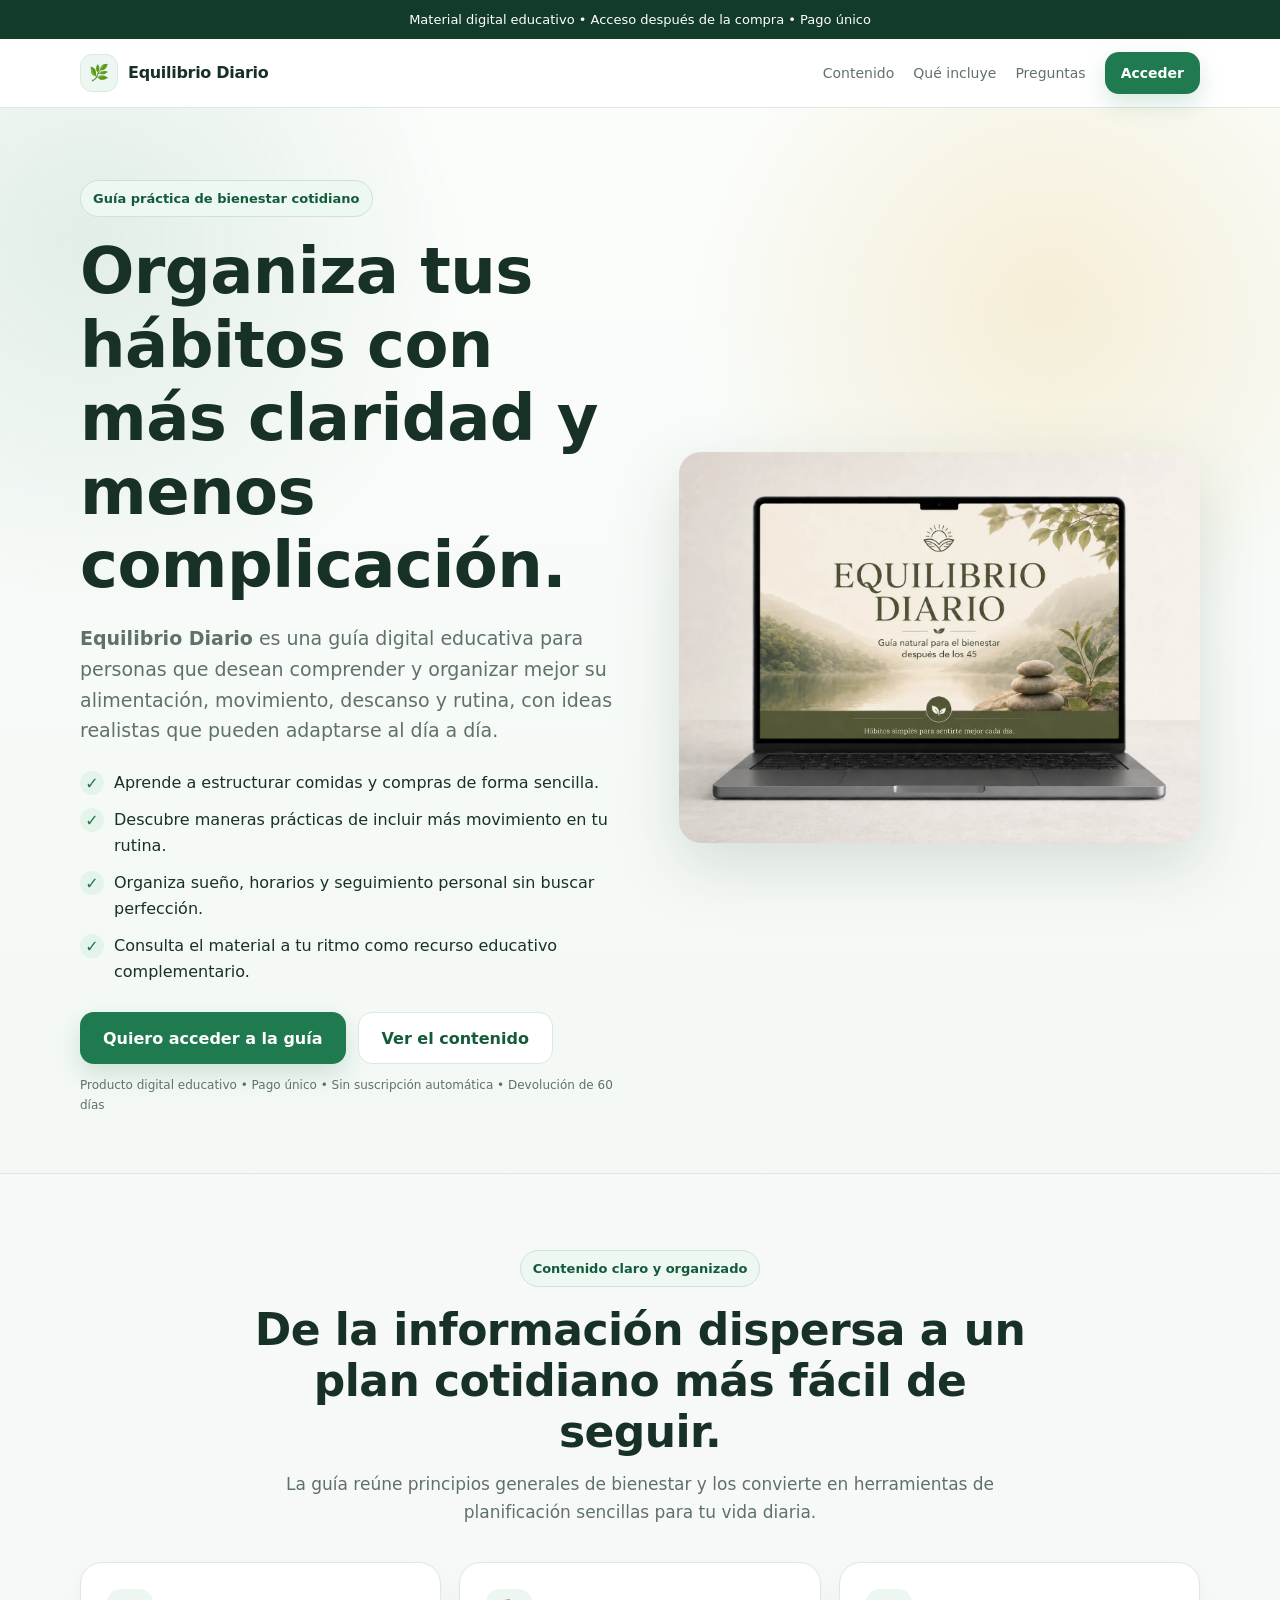
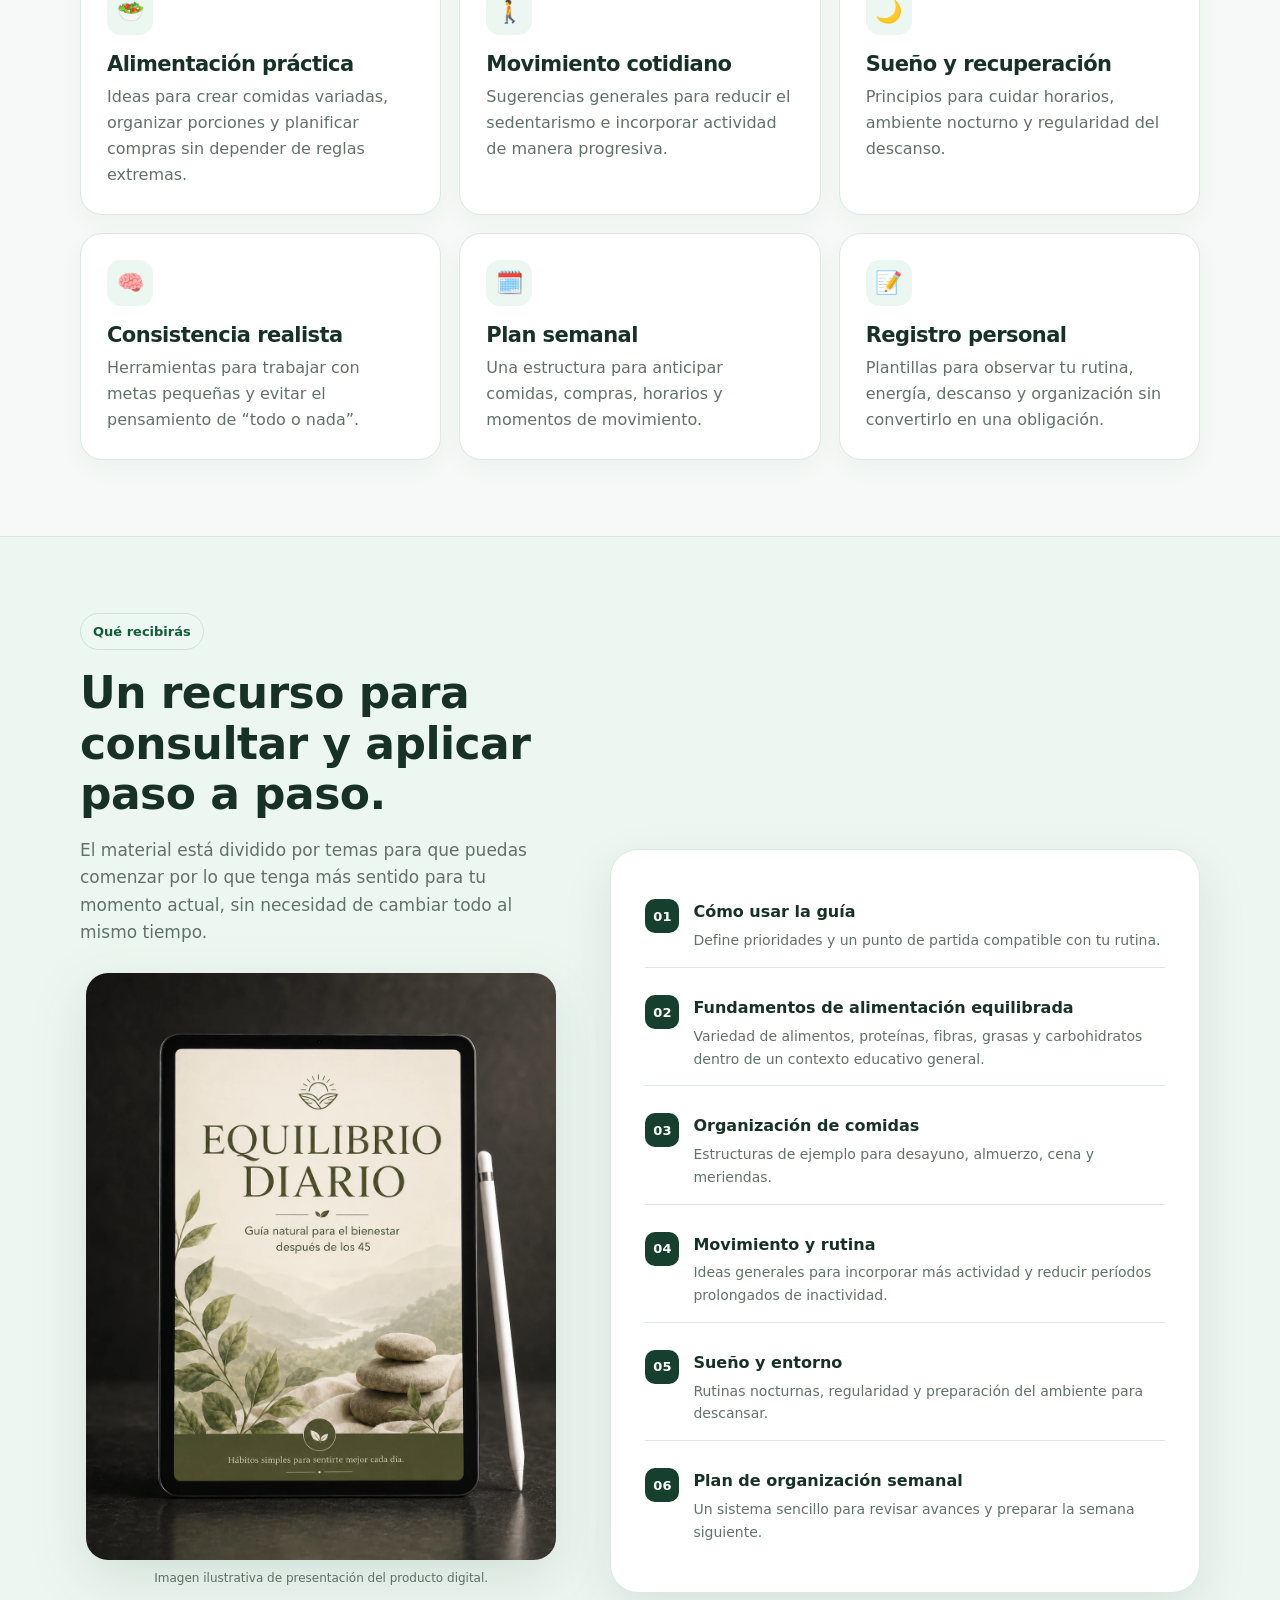
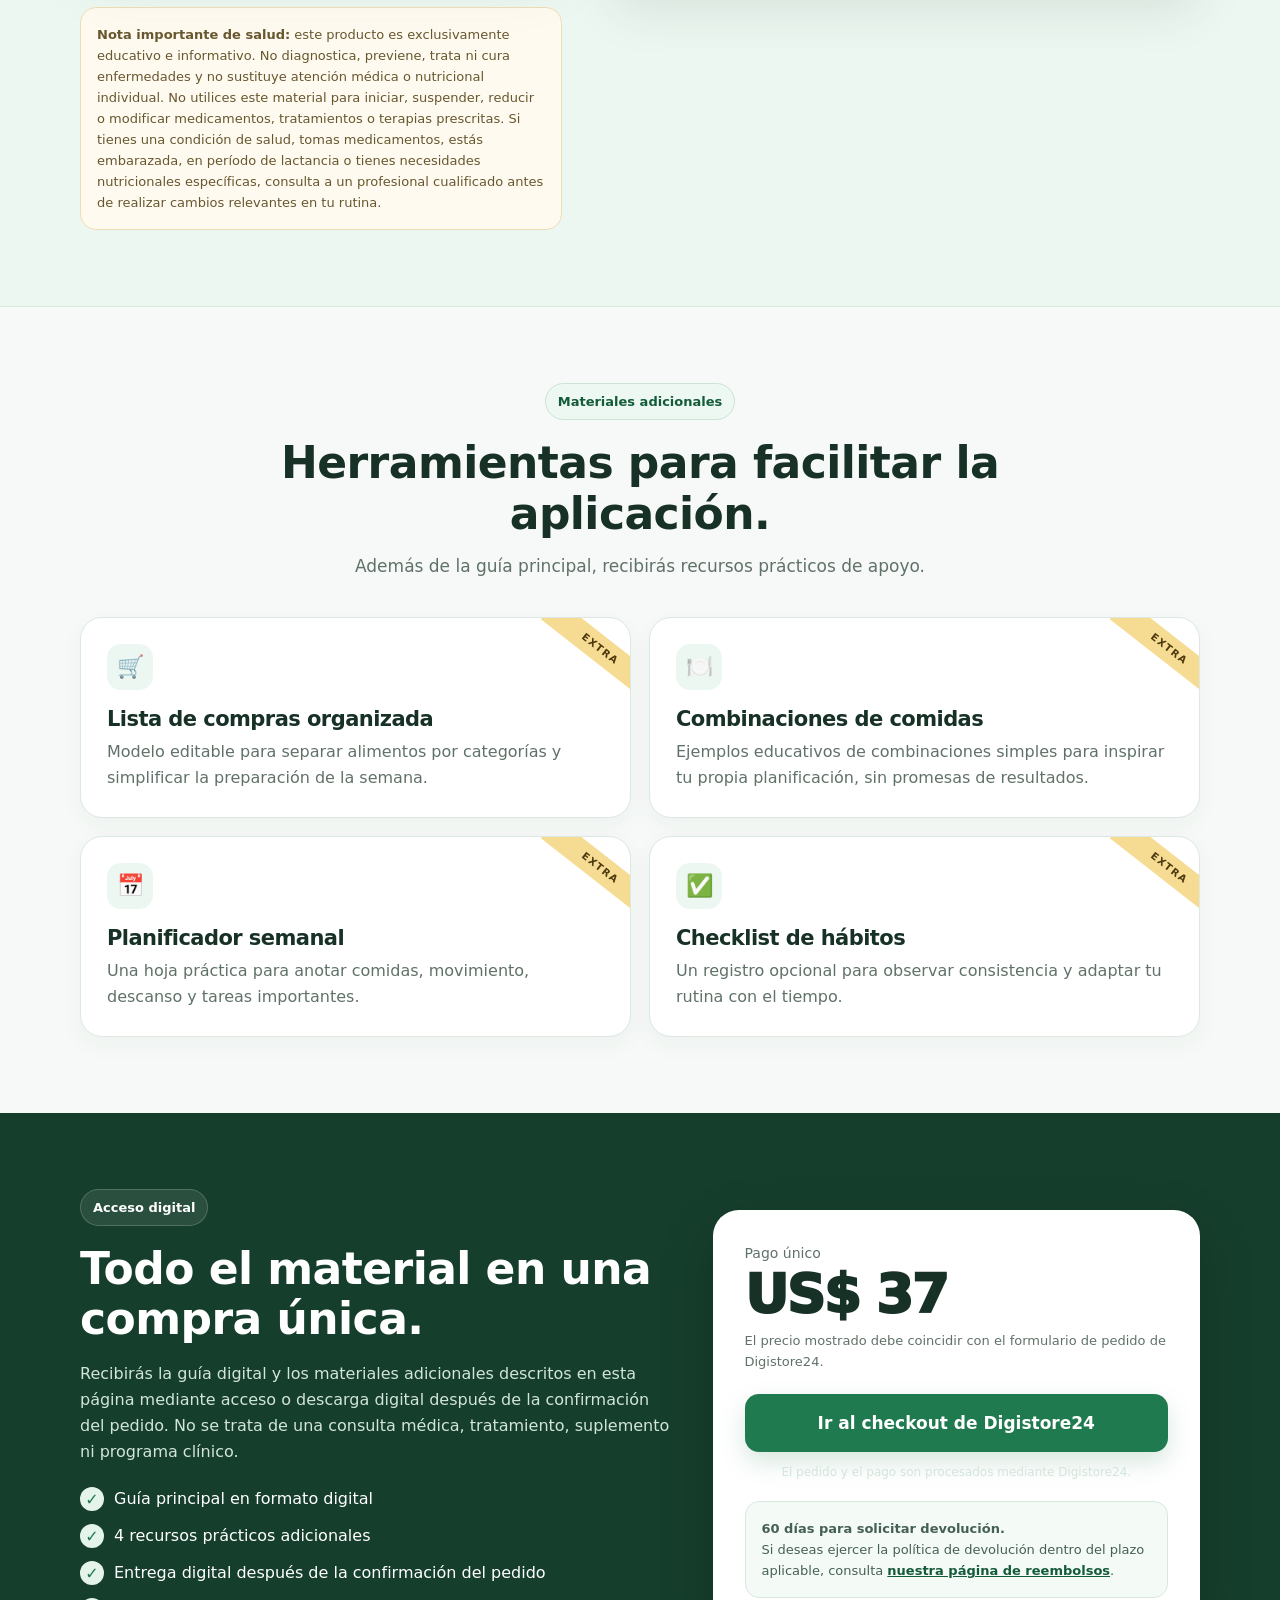
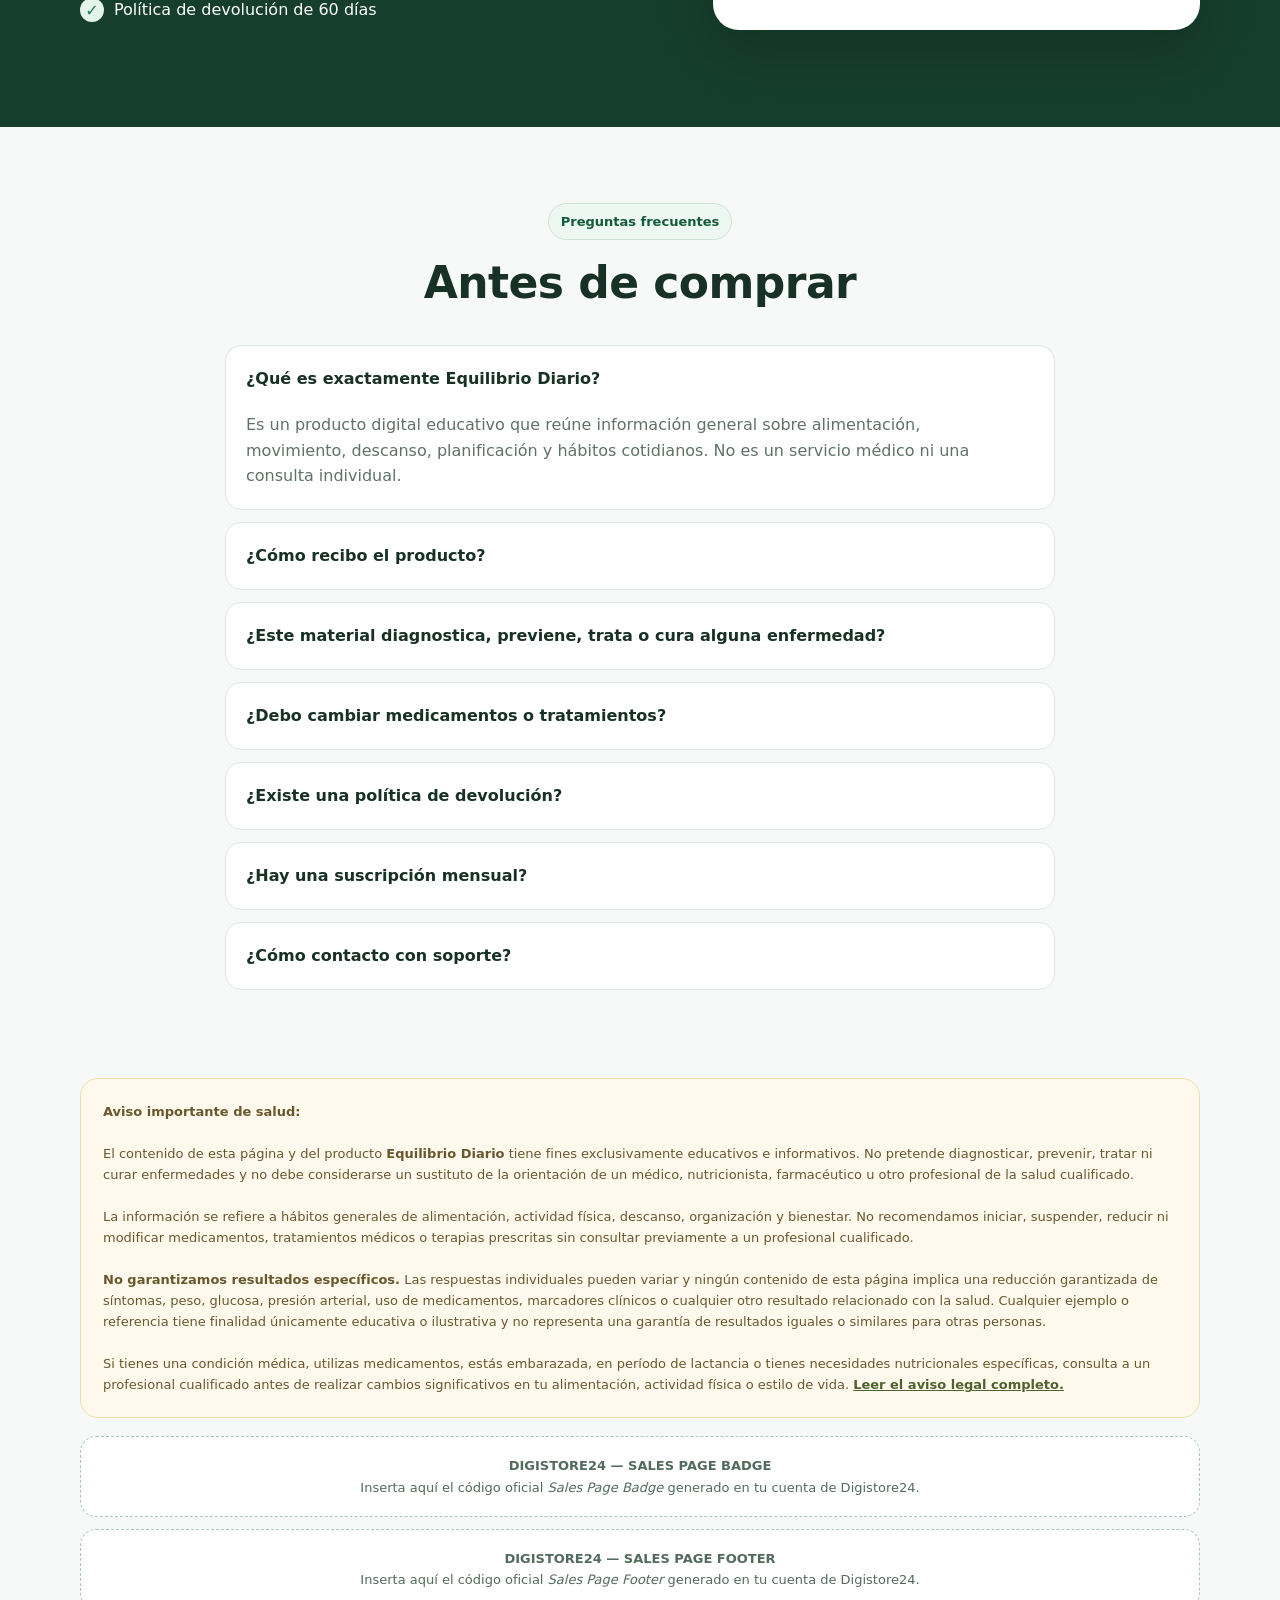
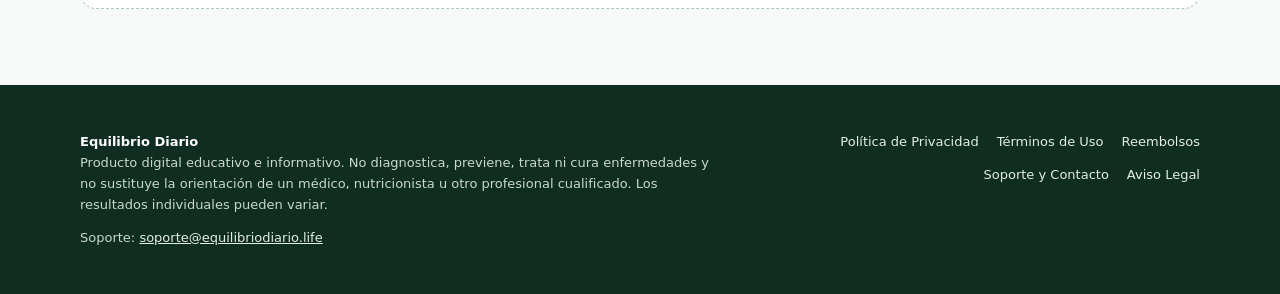
<file: pv2/index.html>
<!doctype html>
<html lang="es">
<head>
<meta charset="utf-8">
<meta name="viewport" content="width=device-width,initial-scale=1">

<title>Equilibrio Diario | Guía digital de hábitos y bienestar</title>
<meta name="description" content="Guía digital educativa para organizar alimentación, movimiento, sueño y hábitos cotidianos de forma práctica y sostenible.">
<link rel="preload" as="image" href="images/equilibrio-diario-laptop.webp" type="image/webp">

<style>
:root{
  --bg:#f6f9f7;--surface:#fff;--soft:#edf7f1;--text:#183126;--muted:#607268;
  --primary:#1f7a4f;--primary-dark:#145b3a;--gold:#e4b448;--line:#dce8e1;
  --shadow:0 18px 50px rgba(23,49,38,.10);--radius:22px;--max:1120px;
}
*{box-sizing:border-box}
html{scroll-behavior:smooth}
body{margin:0;background:var(--bg);color:var(--text);font-family:Inter,system-ui,-apple-system,BlinkMacSystemFont,"Segoe UI",Arial,sans-serif;line-height:1.62}
a{color:inherit}
.container{width:min(calc(100% - 34px),var(--max));margin:0 auto}
.top-note{background:#123b29;color:#fff;text-align:center;padding:9px 15px;font-size:13px}
.nav{position:sticky;top:0;z-index:50;background:rgba(255,255,255,.95);backdrop-filter:blur(10px);border-bottom:1px solid var(--line)}
.nav-inner{min-height:68px;display:flex;align-items:center;justify-content:space-between;gap:18px}
.brand{display:flex;align-items:center;gap:10px;font-weight:900;text-decoration:none;letter-spacing:-.3px}
.brand-mark{width:38px;height:38px;border-radius:12px;display:grid;place-items:center;background:var(--soft);border:1px solid var(--line)}
.nav-links{display:flex;align-items:center;gap:19px;font-size:14px;color:var(--muted)}
.nav-links a{text-decoration:none}
.btn{display:inline-flex;align-items:center;justify-content:center;gap:8px;min-height:52px;padding:0 23px;border:0;border-radius:14px;background:var(--primary);color:#fff;font-weight:850;text-decoration:none;cursor:pointer;box-shadow:0 10px 25px rgba(31,122,79,.18);transition:.2s}
.btn:hover{background:var(--primary-dark);transform:translateY(-1px)}
.btn.secondary{background:#fff;color:var(--primary-dark);border:1px solid var(--line);box-shadow:none}
.btn.small{min-height:42px;padding:0 16px;font-size:14px}
.hero{padding:72px 0 58px;background:radial-gradient(circle at 82% 18%,rgba(228,180,72,.20),transparent 26%),radial-gradient(circle at 7% 12%,rgba(31,122,79,.11),transparent 25%),linear-gradient(180deg,#fbfdfb,#f3f8f5);border-bottom:1px solid var(--line)}
.hero-grid{display:grid;grid-template-columns:1.08fr .92fr;gap:58px;align-items:center}
.eyebrow{display:inline-flex;align-items:center;gap:7px;padding:7px 12px;border:1px solid #cde3d6;background:#eef8f2;color:var(--primary-dark);border-radius:999px;font-size:13px;font-weight:850;margin-bottom:18px}
h1,h2,h3{line-height:1.15;margin-top:0;letter-spacing:-.55px}
h1{font-size:clamp(40px,5vw,65px);margin-bottom:20px}
h2{font-size:clamp(30px,4vw,44px);margin-bottom:14px}
h3{font-size:21px;margin-bottom:8px}
.lead{font-size:19px;color:var(--muted);max-width:700px;margin-bottom:24px}
.hero-bullets,.plain-list{list-style:none;padding:0;margin:22px 0 28px;display:grid;gap:11px}
.hero-bullets li,.plain-list li{display:flex;gap:10px;align-items:flex-start}
.check{flex:0 0 24px;width:24px;height:24px;border-radius:50%;display:grid;place-items:center;background:#e4f4ea;color:var(--primary);font-weight:900;margin-top:1px}
.hero-actions{display:flex;flex-wrap:wrap;gap:12px;align-items:center}
.micro{font-size:12px;color:var(--muted);margin-top:12px}
.book-stage{min-height:500px;display:grid;place-items:center;position:relative}
.book-stage:before{content:"";position:absolute;width:390px;height:390px;border-radius:50%;background:linear-gradient(135deg,#d7ecdf,#f5e9c7)}
.book{width:310px;height:420px;border-radius:16px 8px 8px 16px;position:relative;z-index:2;padding:34px 28px;background:linear-gradient(155deg,rgba(255,255,255,.20),transparent 28%),linear-gradient(145deg,#1d6d48,#143f2d);color:#fff;box-shadow:0 34px 65px rgba(18,59,41,.28);transform:rotate(-4deg);border-left:12px solid #0f3424;overflow:hidden}
.book:after{content:"";position:absolute;right:-70px;bottom:-50px;width:220px;height:220px;border:32px solid rgba(228,180,72,.24);border-radius:50%}
.book-kicker{text-transform:uppercase;letter-spacing:2.2px;font-size:11px;opacity:.82;font-weight:850}
.book-title{font-size:38px;line-height:1.03;margin:52px 0 16px;font-weight:950;letter-spacing:-1.2px}
.book-sub{max-width:210px;color:#d9eee3;font-size:15px;line-height:1.5}
.book-badge{position:absolute;left:27px;bottom:28px;padding:8px 11px;border-radius:9px;background:rgba(255,255,255,.13);border:1px solid rgba(255,255,255,.18);font-size:12px;font-weight:850}
section{padding:76px 0}
.section-head{max-width:780px;margin:0 auto 36px;text-align:center}
.section-head p{color:var(--muted);margin:0;font-size:17px}
.cards{display:grid;grid-template-columns:repeat(3,1fr);gap:18px}
.card{background:var(--surface);border:1px solid var(--line);border-radius:var(--radius);padding:26px;box-shadow:0 8px 25px rgba(30,72,50,.04)}
.icon{width:46px;height:46px;border-radius:14px;display:grid;place-items:center;background:var(--soft);color:var(--primary);font-size:22px;margin-bottom:17px}
.card p{color:var(--muted);margin:0}
.soft{background:#edf7f1;border-top:1px solid #d7eade;border-bottom:1px solid #d7eade}
.split{display:grid;grid-template-columns:.9fr 1.1fr;gap:48px;align-items:center}
.panel{background:#fff;border:1px solid var(--line);border-radius:28px;padding:34px;box-shadow:var(--shadow)}
.chapter-list{display:grid;gap:12px}
.chapter{display:flex;gap:14px;align-items:flex-start;padding:15px 0;border-bottom:1px solid var(--line)}
.chapter:last-child{border-bottom:0}
.chapter-num{width:34px;height:34px;flex:0 0 34px;display:grid;place-items:center;border-radius:10px;background:#173f2e;color:#fff;font-weight:900;font-size:13px}
.chapter p{margin:4px 0 0;color:var(--muted);font-size:14px}
.notice{background:#fffaf0;border:1px solid #efddb5;color:#67572e;border-radius:16px;padding:16px;font-size:13px;margin-top:18px}
.bonus-grid{display:grid;grid-template-columns:repeat(2,1fr);gap:18px}
.bonus{position:relative;overflow:hidden}
.bonus:after{content:"EXTRA";position:absolute;top:18px;right:-35px;width:130px;text-align:center;transform:rotate(38deg);font-size:10px;font-weight:900;letter-spacing:1.4px;color:#4c390e;background:#f6db93;padding:5px 0}
.offer{background:#163e2d;color:#fff}
.offer-grid{display:grid;grid-template-columns:1fr .82fr;gap:38px;align-items:center}
.offer h2{color:#fff}
.offer p{color:#d2e5da}
.price-card{background:#fff;color:var(--text);border-radius:26px;padding:32px;box-shadow:0 20px 55px rgba(0,0,0,.18)}
.price-label{color:var(--muted);font-size:14px;margin-bottom:4px}
.price{font-size:54px;font-weight:950;letter-spacing:-2px;line-height:1}
.price-note{color:var(--muted);font-size:13px;margin:8px 0 22px}
.price-card .btn{width:100%;min-height:58px;font-size:17px}
.payment-note{text-align:center;color:var(--muted);font-size:12px;margin:11px 0 0}
.guarantee{margin-top:18px;padding:16px;background:#f4faf6;border:1px solid #d9e8df;border-radius:14px;font-size:13px;color:#466054}
.faq{max-width:830px;margin:0 auto}
details{background:#fff;border:1px solid var(--line);border-radius:16px;padding:0 20px;margin-bottom:12px}
summary{cursor:pointer;list-style:none;padding:20px 0;font-weight:850}
summary::-webkit-details-marker{display:none}
details p{color:var(--muted);margin:0 0 20px;padding-right:18px}
.disclaimer{background:#fff9ed;border:1px solid #efddb2;border-radius:18px;padding:22px;color:#69572d;font-size:13px}
.trust-placeholder{background:#fff;border:1px dashed #a9c7b6;border-radius:16px;padding:18px;text-align:center;color:#526b5d;font-size:13px}
.legal-wrap{max-width:900px;margin:0 auto}
.legal-card{background:#fff;border:1px solid var(--line);border-radius:24px;padding:34px;box-shadow:var(--shadow)}
.legal-card h1{font-size:42px}
.legal-card h2{font-size:25px;margin-top:32px}
.legal-card p,.legal-card li{color:#53695d}
.legal-card ul{padding-left:22px}
.support-box{background:var(--soft);border:1px solid #d3e8da;border-radius:18px;padding:20px;margin:22px 0}
footer{background:#102d21;color:#c9d8cf;padding:46px 0;font-size:13px}
footer strong{color:#fff}
footer a{color:#e2eee7}
.footer-grid{display:grid;grid-template-columns:1.4fr 1fr;gap:34px}
.footer-links{display:flex;flex-wrap:wrap;gap:12px 18px;justify-content:flex-end;align-content:flex-start}
.footer-links a{text-decoration:none}
.sticky-buy{display:none}
@media(max-width:920px){
 .hero-grid,.split,.offer-grid{grid-template-columns:1fr}.cards{grid-template-columns:1fr 1fr}.book-stage{min-height:430px}
 .nav-links a:not(.btn){display:none}.offer-grid{gap:26px}
}
@media(max-width:640px){
 .container{width:min(calc(100% - 24px),var(--max))}.hero{padding:48px 0 38px}section{padding:58px 0}h1{font-size:40px}.lead{font-size:17px}
 .cards,.bonus-grid,.footer-grid{grid-template-columns:1fr}.footer-links{justify-content:flex-start}.book{width:275px;height:380px}.book-title{font-size:34px}.book-stage{min-height:395px}
 .nav .btn.small{display:none}.sticky-buy{display:block;position:fixed;left:12px;right:12px;bottom:12px;z-index:80}.sticky-buy .btn{width:100%;box-shadow:0 14px 35px rgba(20,63,45,.30)}body{padding-bottom:76px}
 .legal-card{padding:24px}.legal-card h1{font-size:34px}
}
</style>

<script>
/*
===========================================================
CONFIGURACIÓN RÁPIDA — CAMBIE SOLO ESTOS 3 VALORES
===========================================================
1) CHECKOUT_URL: pegue aquí el checkout oficial de Digistore24.
2) SUPPORT_EMAIL: correo de soporte configurado para este dominio.
3) DISPLAY_PRICE: debe coincidir EXACTAMENTE con Digistore24.

IMPORTANTE PARA DIGISTORE24 US:
Pegue también el código oficial "Sales Page Badge" de Digistore24
en el bloque indicado dentro del HTML antes de solicitar aprobación.
===========================================================
*/
const CHECKOUT_URL = "COLE_AQUI_SEU_CHECKOUT_DIGISTORE24";
const SUPPORT_EMAIL = "soporte@equilibriodiario.life";
const DISPLAY_PRICE = "US$ 37";

document.addEventListener("DOMContentLoaded", () => {
  document.querySelectorAll(".support-email").forEach(el => {
    el.textContent = SUPPORT_EMAIL;
    if (el.tagName === "A") el.href = "mailto:" + SUPPORT_EMAIL;
  });

  document.querySelectorAll(".display-price").forEach(el => {
    el.textContent = DISPLAY_PRICE;
  });

  document.querySelectorAll(".js-checkout").forEach(a => {
    a.addEventListener("click", (e) => {
      if (!CHECKOUT_URL || CHECKOUT_URL.startsWith("COLE_")) {
        e.preventDefault();
        alert("Configura el enlace oficial del checkout de Digistore24 antes de publicar esta página.");
        return;
      }
      try {
        const dest = new URL(CHECKOUT_URL);
        const current = new URLSearchParams(window.location.search);
        current.forEach((value,key) => {
          if (!dest.searchParams.has(key)) dest.searchParams.set(key,value);
        });
        a.href = dest.toString();
      } catch(err) {
        a.href = CHECKOUT_URL;
      }
    });
  });
});
</script>


<style id="responsive-fix-v2">
/* =========================================================
   RESPONSIVIDADE V2 — Desktop, tablet e principalmente mobile
   ========================================================= */

html, body{
  width:100%;
  max-width:100%;
  overflow-x:hidden;
}

body{
  -webkit-text-size-adjust:100%;
  text-size-adjust:100%;
}

img, svg, video, iframe{
  max-width:100%;
}

img{
  display:block;
  height:auto;
}

main,
section,
.container,
.hero-grid,
.split,
.offer-grid,
.cards,
.bonus-grid,
.card,
.panel,
.price-card,
.footer-grid,
.hero-grid > *,
.split > *,
.offer-grid > *{
  min-width:0;
}

/* Evita estouro por palavras, e-mails ou URLs longas */
p, li, a, h1, h2, h3, summary, .micro, .notice, .disclaimer{
  overflow-wrap:anywhere;
}

/* Imagem principal: era o principal ponto de estouro horizontal */
.hero-image-wrap{
  width:100%;
  max-width:600px;
  margin:0 auto;
  display:flex;
  align-items:center;
  justify-content:center;
  position:relative;
}

.product-hero-image{
  display:block;
  width:100%;
  max-width:600px;
  height:auto;
  object-fit:contain;
  border-radius:22px;
  filter:drop-shadow(0 22px 32px rgba(20,54,38,.14));
}

/* Imagem do tablet */
.product-tablet{
  display:block;
  width:min(100%, 470px);
  height:auto;
  margin:26px auto 0;
  object-fit:contain;
  border-radius:22px;
  filter:drop-shadow(0 18px 28px rgba(20,54,38,.12));
}

.visual-caption{
  max-width:470px;
  margin:9px auto 0;
  text-align:center;
  color:var(--muted);
  font-size:12px;
}

/* Desktop largo */
@media (min-width: 1100px){
  .hero-grid{
    grid-template-columns:minmax(0,1.03fr) minmax(420px,.97fr);
    gap:46px;
  }

  .hero-image-wrap{
    max-width:570px;
  }

  .product-hero-image{
    max-width:570px;
  }
}

/* Notebook / tablet horizontal */
@media (max-width: 1099px){
  .container{
    width:min(calc(100% - 40px), 960px);
  }

  .hero{
    padding:58px 0 48px;
  }

  .hero-grid{
    grid-template-columns:minmax(0,1fr) minmax(330px,.9fr);
    gap:34px;
  }

  h1{
    font-size:clamp(38px,5vw,54px);
  }

  .cards{
    grid-template-columns:repeat(2,minmax(0,1fr));
  }
}

/* Tablet / telas intermediárias */
@media (max-width: 860px){
  .container{
    width:min(calc(100% - 32px), 720px);
  }

  .top-note{
    padding:8px 12px;
    font-size:12px;
    line-height:1.4;
  }

  .nav-inner{
    min-height:60px;
  }

  .hero{
    padding:44px 0 38px;
  }

  .hero-grid,
  .split,
  .offer-grid{
    grid-template-columns:minmax(0,1fr);
    gap:32px;
  }

  .hero-grid > div:first-child{
    text-align:center;
  }

  .hero .lead{
    margin-left:auto;
    margin-right:auto;
  }

  .hero-bullets{
    width:min(100%,620px);
    margin-left:auto;
    margin-right:auto;
    text-align:left;
  }

  .hero-actions{
    justify-content:center;
  }

  .micro{
    text-align:center;
  }

  .hero-image-wrap{
    max-width:620px;
  }

  .product-hero-image{
    max-width:620px;
  }

  .split > div:first-child{
    text-align:center;
  }

  .split .notice{
    text-align:left;
  }

  .offer-grid > div:first-child{
    text-align:center;
  }

  .offer-grid .plain-list{
    max-width:570px;
    margin-left:auto;
    margin-right:auto;
    text-align:left;
  }

  .price-card{
    width:min(100%,600px);
    margin:0 auto;
  }

  .footer-grid{
    grid-template-columns:1fr;
  }

  .footer-links{
    justify-content:flex-start;
  }
}

/* Mobile */
@media (max-width: 640px){
  :root{
    --radius:18px;
  }

  .container{
    width:calc(100% - 28px);
    max-width:none;
  }

  .nav{
    position:relative;
  }

  .nav-inner{
    min-height:56px;
    gap:8px;
  }

  .brand{
    font-size:15px;
    gap:8px;
    min-width:0;
  }

  .brand-mark{
    width:34px;
    height:34px;
    flex:0 0 34px;
    border-radius:10px;
  }

  .nav-links{
    display:none;
  }

  .hero{
    padding:36px 0 32px;
  }

  .hero-grid{
    gap:26px;
  }

  .eyebrow{
    max-width:100%;
    justify-content:center;
    margin-bottom:14px;
    padding:6px 10px;
    font-size:11px;
    line-height:1.3;
    white-space:normal;
    text-align:center;
  }

  h1{
    font-size:clamp(31px,9.4vw,40px);
    line-height:1.07;
    letter-spacing:-1px;
    margin-bottom:16px;
  }

  h2{
    font-size:clamp(27px,8vw,34px);
    line-height:1.12;
    letter-spacing:-.7px;
  }

  h3{
    font-size:19px;
  }

  .lead{
    font-size:16px !important;
    line-height:1.55;
    margin-bottom:20px;
  }

  .hero-bullets,
  .plain-list{
    gap:10px;
    margin:18px 0 22px;
  }

  .hero-bullets li,
  .plain-list li{
    gap:9px;
    font-size:14px;
    line-height:1.48;
  }

  .check{
    width:22px;
    height:22px;
    flex-basis:22px;
    font-size:12px;
  }

  .hero-actions{
    display:grid;
    grid-template-columns:1fr;
    width:100%;
    gap:10px;
  }

  .hero-actions .btn{
    width:100%;
  }

  .btn{
    width:100%;
    min-height:52px;
    padding:12px 16px;
    line-height:1.25;
    text-align:center;
    white-space:normal;
  }

  .micro{
    font-size:11px;
    line-height:1.5;
    margin-top:11px;
  }

  .hero-image-wrap{
    width:100%;
    max-width:100%;
    padding:0;
  }

  .product-hero-image{
    width:100%;
    max-width:100%;
    border-radius:16px;
    filter:drop-shadow(0 14px 20px rgba(20,54,38,.10));
  }

  section{
    padding:48px 0;
  }

  .section-head{
    margin-bottom:26px;
  }

  .section-head p{
    font-size:15px;
    line-height:1.55;
  }

  .cards,
  .bonus-grid{
    grid-template-columns:minmax(0,1fr);
    gap:12px;
  }

  .card{
    padding:20px;
  }

  .icon{
    width:42px;
    height:42px;
    margin-bottom:14px;
  }

  .split,
  .offer-grid{
    gap:24px;
  }

  .product-tablet{
    width:min(100%,360px);
    margin-top:20px;
    border-radius:16px;
  }

  .visual-caption{
    max-width:360px;
    font-size:11px;
  }

  .panel{
    padding:20px 18px;
    border-radius:20px;
  }

  .chapter{
    gap:11px;
    padding:13px 0;
  }

  .chapter-num{
    width:31px;
    height:31px;
    flex-basis:31px;
    border-radius:9px;
  }

  .chapter p{
    font-size:13px;
    line-height:1.48;
  }

  .notice,
  .disclaimer{
    padding:16px;
    font-size:12.5px;
    line-height:1.58;
    border-radius:14px;
  }

  .bonus:after{
    right:-39px;
    top:14px;
  }

  .offer{
    padding-top:50px;
    padding-bottom:50px;
  }

  .price-card{
    padding:22px 18px;
    border-radius:20px;
  }

  .price{
    font-size:44px;
    letter-spacing:-1.5px;
  }

  .price-note{
    font-size:12px;
    line-height:1.45;
  }

  .price-card .btn{
    min-height:54px;
    font-size:15px;
  }

  details{
    padding:0 16px;
  }

  summary{
    padding:17px 0;
    font-size:15px;
    line-height:1.35;
  }

  details p{
    padding-right:0;
    font-size:14px;
    line-height:1.52;
  }

  .trust-placeholder{
    padding:15px;
    font-size:12px;
  }

  footer{
    padding:34px 0 96px;
  }

  .footer-grid{
    gap:22px;
  }

  .footer-links{
    display:grid;
    grid-template-columns:1fr 1fr;
    gap:10px 14px;
    width:100%;
  }

  .footer-links a{
    line-height:1.35;
  }

  .sticky-buy{
    display:block;
    position:fixed;
    left:max(10px, env(safe-area-inset-left));
    right:max(10px, env(safe-area-inset-right));
    bottom:max(10px, env(safe-area-inset-bottom));
    z-index:90;
  }

  .sticky-buy .btn{
    min-height:54px;
    width:100%;
    border-radius:14px;
    box-shadow:0 12px 30px rgba(20,63,45,.30);
  }

  body{
    padding-bottom:78px;
  }
}

/* Celulares pequenos (320–390px) */
@media (max-width: 390px){
  .container{
    width:calc(100% - 22px);
  }

  .top-note{
    font-size:11px;
    padding:7px 9px;
  }

  h1{
    font-size:30px;
  }

  h2{
    font-size:26px;
  }

  .hero{
    padding-top:30px;
  }

  .card{
    padding:18px 16px;
  }

  .panel,
  .price-card{
    padding-left:16px;
    padding-right:16px;
  }

  .footer-links{
    grid-template-columns:1fr;
  }
}

/* Landscape mobile */
@media (max-height: 520px) and (orientation: landscape){
  .sticky-buy{
    display:none;
  }

  body{
    padding-bottom:0;
  }
}
</style>

</head>
<body>
<div class="top-note">Material digital educativo • Acceso después de la compra • Pago único</div>

<header class="nav">
  <div class="container nav-inner">
    <a class="brand" href="index.html"><span class="brand-mark">🌿</span><span>Equilibrio Diario</span></a>
    <nav class="nav-links" aria-label="Navegación principal">
      <a href="#contenido">Contenido</a>
      <a href="#incluye">Qué incluye</a>
      <a href="#preguntas">Preguntas</a>
      <a class="btn small js-checkout" href="#">Acceder</a>
    </nav>
  </div>
</header>

<main>
<section class="hero">
  <div class="container hero-grid">
    <div>
      <div class="eyebrow">Guía práctica de bienestar cotidiano</div>
      <h1>Organiza tus hábitos con más claridad y menos complicación.</h1>
      <p class="lead">
        <strong>Equilibrio Diario</strong> es una guía digital educativa para personas que desean comprender
        y organizar mejor su alimentación, movimiento, descanso y rutina, con ideas realistas que pueden
        adaptarse al día a día.
      </p>

      <ul class="hero-bullets">
        <li><span class="check">✓</span><span>Aprende a estructurar comidas y compras de forma sencilla.</span></li>
        <li><span class="check">✓</span><span>Descubre maneras prácticas de incluir más movimiento en tu rutina.</span></li>
        <li><span class="check">✓</span><span>Organiza sueño, horarios y seguimiento personal sin buscar perfección.</span></li>
        <li><span class="check">✓</span><span>Consulta el material a tu ritmo como recurso educativo complementario.</span></li>
      </ul>

      <div class="hero-actions">
        <a class="btn js-checkout" href="#">Quiero acceder a la guía</a>
        <a class="btn secondary" href="#contenido">Ver el contenido</a>
      </div>
      <div class="micro">Producto digital educativo • Pago único • Sin suscripción automática • Devolución de 60 días</div>
    </div>

    <div class="hero-image-wrap" aria-label="Vista del producto digital Equilibrio Diario">
      <img class="product-hero-image" src="images/equilibrio-diario-laptop.webp" alt="Equilibrio Diario presentado en una computadora portátil" width="1448" height="1086" fetchpriority="high">
    </div>
  </div>
</section>

<section id="contenido">
  <div class="container">
    <div class="section-head">
      <div class="eyebrow">Contenido claro y organizado</div>
      <h2>De la información dispersa a un plan cotidiano más fácil de seguir.</h2>
      <p>
        La guía reúne principios generales de bienestar y los convierte en herramientas de planificación
        sencillas para tu vida diaria.
      </p>
    </div>

    <div class="cards">
      <article class="card"><div class="icon">🥗</div><h3>Alimentación práctica</h3><p>Ideas para crear comidas variadas, organizar porciones y planificar compras sin depender de reglas extremas.</p></article>
      <article class="card"><div class="icon">🚶</div><h3>Movimiento cotidiano</h3><p>Sugerencias generales para reducir el sedentarismo e incorporar actividad de manera progresiva.</p></article>
      <article class="card"><div class="icon">🌙</div><h3>Sueño y recuperación</h3><p>Principios para cuidar horarios, ambiente nocturno y regularidad del descanso.</p></article>
      <article class="card"><div class="icon">🧠</div><h3>Consistencia realista</h3><p>Herramientas para trabajar con metas pequeñas y evitar el pensamiento de “todo o nada”.</p></article>
      <article class="card"><div class="icon">🗓️</div><h3>Plan semanal</h3><p>Una estructura para anticipar comidas, compras, horarios y momentos de movimiento.</p></article>
      <article class="card"><div class="icon">📝</div><h3>Registro personal</h3><p>Plantillas para observar tu rutina, energía, descanso y organización sin convertirlo en una obligación.</p></article>
    </div>
  </div>
</section>

<section class="soft" id="incluye">
  <div class="container split">
    <div>
      <div class="eyebrow">Qué recibirás</div>
      <h2>Un recurso para consultar y aplicar paso a paso.</h2>
      <p class="lead" style="font-size:17px">
        El material está dividido por temas para que puedas comenzar por lo que tenga más sentido para tu
        momento actual, sin necesidad de cambiar todo al mismo tiempo.
      </p>
      <img class="product-tablet" src="images/equilibrio-diario-tablet.webp" alt="Vista de la guía digital Equilibrio Diario en una tableta" width="1122" height="1402" loading="lazy">
      <div class="visual-caption">Imagen ilustrativa de presentación del producto digital.</div>
      <div class="notice">
        <strong>Nota importante de salud:</strong> este producto es exclusivamente educativo e informativo.
        No diagnostica, previene, trata ni cura enfermedades y no sustituye atención médica o nutricional
        individual. No utilices este material para iniciar, suspender, reducir o modificar medicamentos,
        tratamientos o terapias prescritas. Si tienes una condición de salud, tomas medicamentos, estás
        embarazada, en período de lactancia o tienes necesidades nutricionales específicas, consulta a un
        profesional cualificado antes de realizar cambios relevantes en tu rutina.
      </div>
    </div>

    <div class="panel">
      <div class="chapter-list">
        <div class="chapter"><div class="chapter-num">01</div><div><strong>Cómo usar la guía</strong><p>Define prioridades y un punto de partida compatible con tu rutina.</p></div></div>
        <div class="chapter"><div class="chapter-num">02</div><div><strong>Fundamentos de alimentación equilibrada</strong><p>Variedad de alimentos, proteínas, fibras, grasas y carbohidratos dentro de un contexto educativo general.</p></div></div>
        <div class="chapter"><div class="chapter-num">03</div><div><strong>Organización de comidas</strong><p>Estructuras de ejemplo para desayuno, almuerzo, cena y meriendas.</p></div></div>
        <div class="chapter"><div class="chapter-num">04</div><div><strong>Movimiento y rutina</strong><p>Ideas generales para incorporar más actividad y reducir períodos prolongados de inactividad.</p></div></div>
        <div class="chapter"><div class="chapter-num">05</div><div><strong>Sueño y entorno</strong><p>Rutinas nocturnas, regularidad y preparación del ambiente para descansar.</p></div></div>
        <div class="chapter"><div class="chapter-num">06</div><div><strong>Plan de organización semanal</strong><p>Un sistema sencillo para revisar avances y preparar la semana siguiente.</p></div></div>
      </div>
    </div>
  </div>
</section>

<section>
  <div class="container">
    <div class="section-head">
      <div class="eyebrow">Materiales adicionales</div>
      <h2>Herramientas para facilitar la aplicación.</h2>
      <p>Además de la guía principal, recibirás recursos prácticos de apoyo.</p>
    </div>
    <div class="bonus-grid">
      <article class="card bonus"><div class="icon">🛒</div><h3>Lista de compras organizada</h3><p>Modelo editable para separar alimentos por categorías y simplificar la preparación de la semana.</p></article>
      <article class="card bonus"><div class="icon">🍽️</div><h3>Combinaciones de comidas</h3><p>Ejemplos educativos de combinaciones simples para inspirar tu propia planificación, sin promesas de resultados.</p></article>
      <article class="card bonus"><div class="icon">📅</div><h3>Planificador semanal</h3><p>Una hoja práctica para anotar comidas, movimiento, descanso y tareas importantes.</p></article>
      <article class="card bonus"><div class="icon">✅</div><h3>Checklist de hábitos</h3><p>Un registro opcional para observar consistencia y adaptar tu rutina con el tiempo.</p></article>
    </div>
  </div>
</section>

<section class="offer" id="oferta">
  <div class="container offer-grid">
    <div>
      <div class="eyebrow" style="background:rgba(255,255,255,.09);border-color:rgba(255,255,255,.18);color:#fff">Acceso digital</div>
      <h2>Todo el material en una compra única.</h2>
      <p>
        Recibirás la guía digital y los materiales adicionales descritos en esta página mediante acceso o
        descarga digital después de la confirmación del pedido. No se trata de una consulta médica,
        tratamiento, suplemento ni programa clínico.
      </p>
      <ul class="plain-list">
        <li><span class="check">✓</span><span>Guía principal en formato digital</span></li>
        <li><span class="check">✓</span><span>4 recursos prácticos adicionales</span></li>
        <li><span class="check">✓</span><span>Entrega digital después de la confirmación del pedido</span></li>
        <li><span class="check">✓</span><span>Política de devolución de 60 días</span></li>
      </ul>
    </div>

    <div class="price-card">
      <div class="price-label">Pago único</div>
      <div class="price display-price">US$ 37</div>
      <div class="price-note">El precio mostrado debe coincidir con el formulario de pedido de Digistore24.</div>
      <a class="btn js-checkout" href="#">Ir al checkout de Digistore24</a>
      <p class="payment-note">El pedido y el pago son procesados mediante Digistore24.</p>
      <div class="guarantee">
        <strong>60 días para solicitar devolución.</strong><br>
        Si deseas ejercer la política de devolución dentro del plazo aplicable, consulta
        <a href="refund.html" style="color:var(--primary-dark);font-weight:800">nuestra página de reembolsos</a>.
      </div>
    </div>
  </div>
</section>

<section id="preguntas">
  <div class="container">
    <div class="section-head"><div class="eyebrow">Preguntas frecuentes</div><h2>Antes de comprar</h2></div>
    <div class="faq">
      <details open><summary>¿Qué es exactamente Equilibrio Diario?</summary><p>Es un producto digital educativo que reúne información general sobre alimentación, movimiento, descanso, planificación y hábitos cotidianos. No es un servicio médico ni una consulta individual.</p></details>
      <details><summary>¿Cómo recibo el producto?</summary><p>Después de que el pago sea confirmado por Digistore24, recibirás las instrucciones de acceso o descarga digital asociadas a tu pedido.</p></details>
      <details><summary>¿Este material diagnostica, previene, trata o cura alguna enfermedad?</summary><p>No. Equilibrio Diario es un recurso educativo e informativo. No se presenta como tratamiento médico y no promete prevenir, diagnosticar, tratar o curar enfermedades ni producir cambios clínicos específicos.</p></details>
      <details><summary>¿Debo cambiar medicamentos o tratamientos?</summary><p>No. Nunca inicies, suspendas, reduzcas ni modifiques medicamentos, tratamientos o terapias por la información de este producto. Cualquier decisión de este tipo debe tomarse con un profesional de salud cualificado.</p></details>
      <details><summary>¿Existe una política de devolución?</summary><p>Sí. La página comunica un plazo de 60 días a partir del primer pago, sujeto a la configuración correspondiente del producto en Digistore24 y a las condiciones aplicables. Consulta la página de reembolsos.</p></details>
      <details><summary>¿Hay una suscripción mensual?</summary><p>No en esta oferta. La página presenta una compra única. Si cambias la configuración del producto en Digistore24, también debes actualizar esta información aquí.</p></details>
      <details><summary>¿Cómo contacto con soporte?</summary><p>Visita la página de soporte o escribe a <a class="support-email" href="mailto:soporte@equilibriodiario.life">soporte@equilibriodiario.life</a>.</p></details>
    </div>
  </div>
</section>

<section style="padding-top:0">
  <div class="container">
    <div class="disclaimer">
      <strong>Aviso importante de salud:</strong><br><br>
      El contenido de esta página y del producto <strong>Equilibrio Diario</strong> tiene fines exclusivamente
      educativos e informativos. No pretende diagnosticar, prevenir, tratar ni curar enfermedades y no debe
      considerarse un sustituto de la orientación de un médico, nutricionista, farmacéutico u otro profesional
      de la salud cualificado.<br><br>

      La información se refiere a hábitos generales de alimentación, actividad física, descanso, organización
      y bienestar. No recomendamos iniciar, suspender, reducir ni modificar medicamentos, tratamientos médicos
      o terapias prescritas sin consultar previamente a un profesional cualificado.<br><br>

      <strong>No garantizamos resultados específicos.</strong> Las respuestas individuales pueden variar y
      ningún contenido de esta página implica una reducción garantizada de síntomas, peso, glucosa, presión
      arterial, uso de medicamentos, marcadores clínicos o cualquier otro resultado relacionado con la salud.
      Cualquier ejemplo o referencia tiene finalidad únicamente educativa o ilustrativa y no representa una
      garantía de resultados iguales o similares para otras personas.<br><br>

      Si tienes una condición médica, utilizas medicamentos, estás embarazada, en período de lactancia o tienes
      necesidades nutricionales específicas, consulta a un profesional cualificado antes de realizar cambios
      significativos en tu alimentación, actividad física o estilo de vida.
      <a href="disclaimer.html" style="font-weight:800;color:#4e622f">Leer el aviso legal completo.</a>
    </div>

    <div style="height:18px"></div>

    <div class="trust-placeholder">
      <strong>DIGISTORE24 — SALES PAGE BADGE</strong><br>
      Inserta aquí el código oficial <em>Sales Page Badge</em> generado en tu cuenta de Digistore24.
      <!-- PEGAR AQUÍ EL CÓDIGO OFICIAL "SALES PAGE BADGE" DE DIGISTORE24 -->
    </div>

    <div style="height:12px"></div>

    <div class="trust-placeholder">
      <strong>DIGISTORE24 — SALES PAGE FOOTER</strong><br>
      Inserta aquí el código oficial <em>Sales Page Footer</em> generado en tu cuenta de Digistore24.
      <!-- PEGAR AQUÍ EL CÓDIGO OFICIAL "SALES PAGE FOOTER" DE DIGISTORE24 -->
    </div>
  </div>
</section>
</main>

<footer>
  <div class="container footer-grid">
    <div>
      <strong>Equilibrio Diario</strong><br>
      Producto digital educativo e informativo. No diagnostica, previene, trata ni cura enfermedades y no sustituye
      la orientación de un médico, nutricionista u otro profesional cualificado. Los resultados individuales pueden variar.
      <div style="margin-top:12px">Soporte: <a class="support-email" href="mailto:soporte@equilibriodiario.life">soporte@equilibriodiario.life</a></div>
    </div>
    <div class="footer-links">
      <a href="privacy.html">Política de Privacidad</a>
      <a href="terms.html">Términos de Uso</a>
      <a href="refund.html">Reembolsos</a>
      <a href="support.html">Soporte y Contacto</a>
      <a href="disclaimer.html">Aviso Legal</a>
    </div>
  </div>
</footer>

<div class="sticky-buy"><a class="btn js-checkout" href="#">Acceder a la guía</a></div>
</body>
</html>
</file>
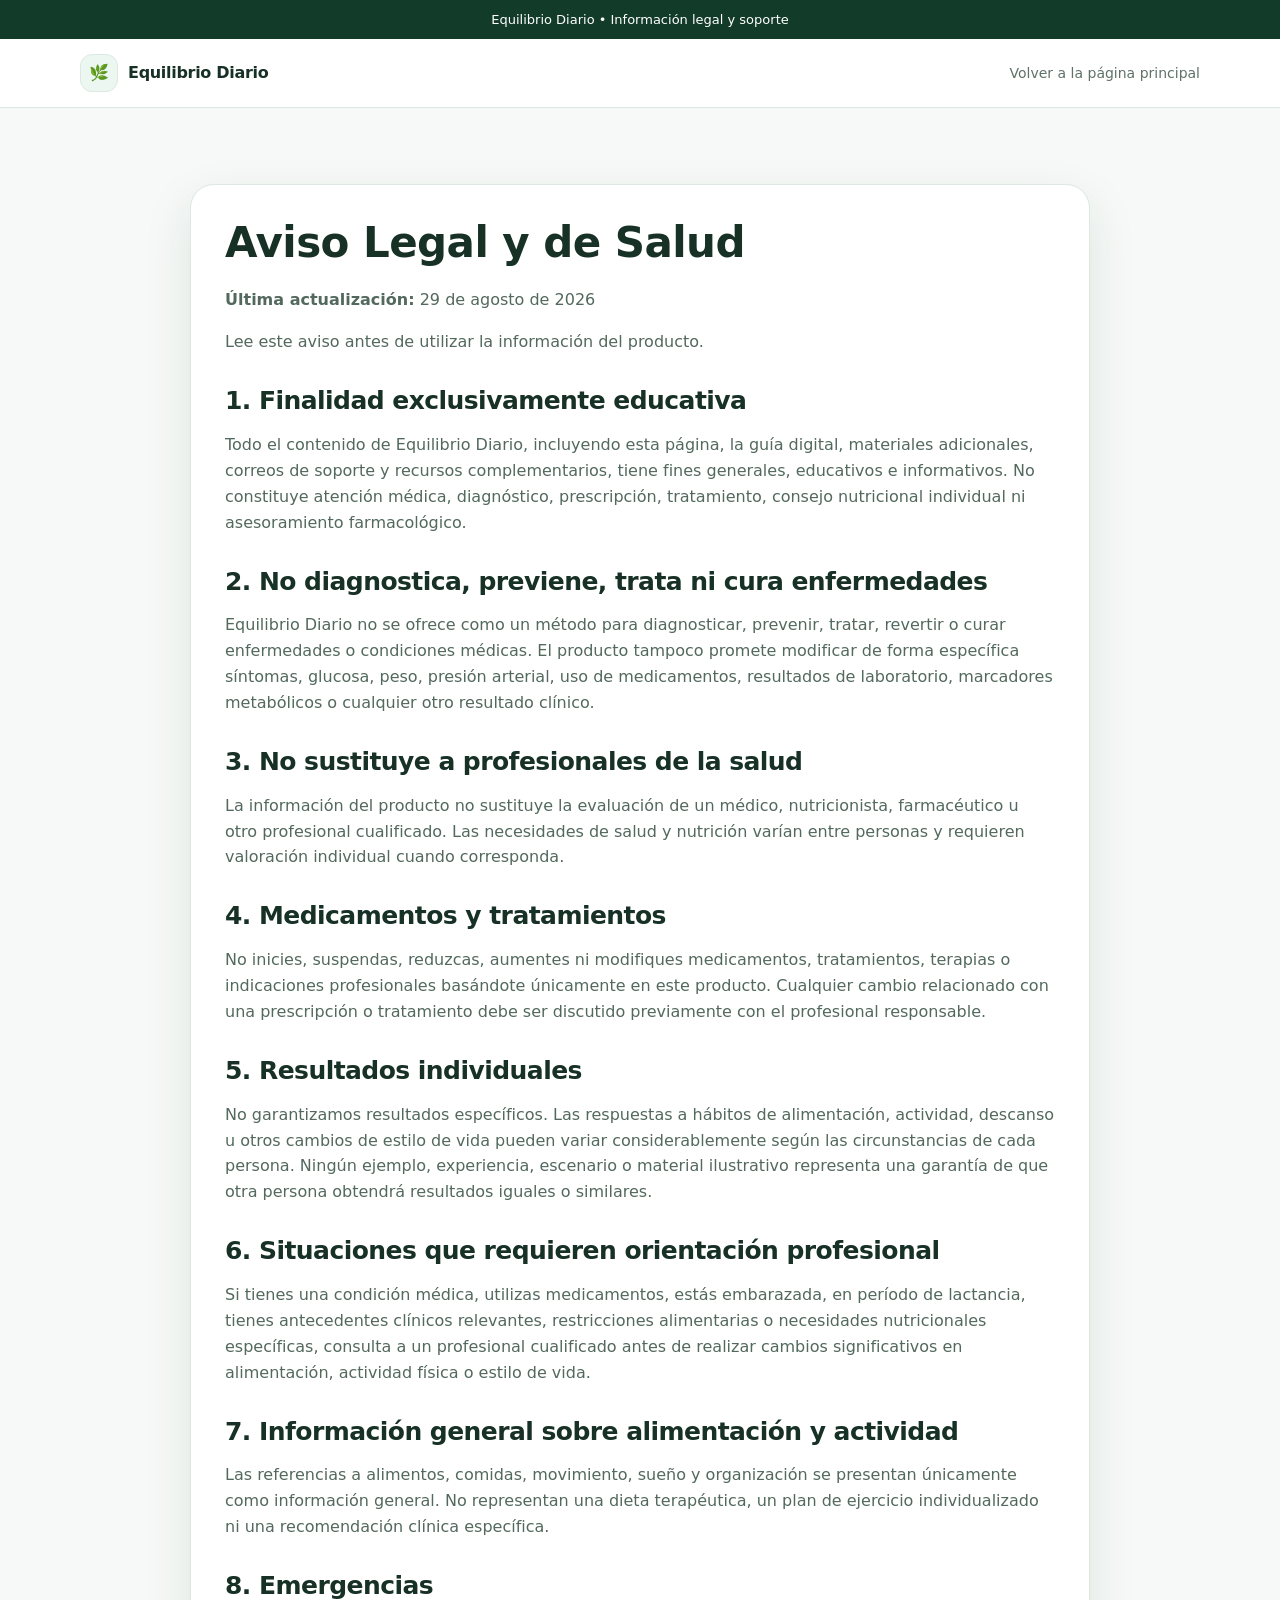
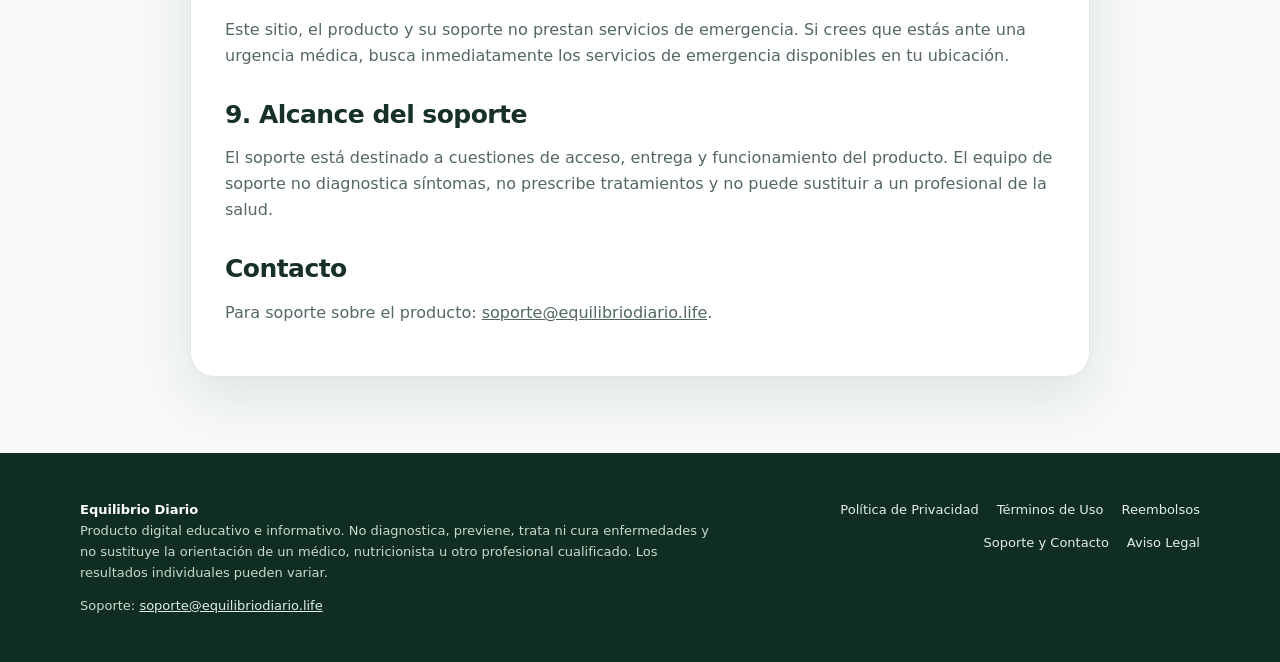
<file: pv2/disclaimer.html>
<!doctype html>
<html lang="es">
<head>
<meta charset="utf-8">
<meta name="viewport" content="width=device-width,initial-scale=1">

<title>Aviso Legal y de Salud | Equilibrio Diario</title>
<meta name="robots" content="index,follow">

<style>
:root{
  --bg:#f6f9f7;--surface:#fff;--soft:#edf7f1;--text:#183126;--muted:#607268;
  --primary:#1f7a4f;--primary-dark:#145b3a;--gold:#e4b448;--line:#dce8e1;
  --shadow:0 18px 50px rgba(23,49,38,.10);--radius:22px;--max:1120px;
}
*{box-sizing:border-box}
html{scroll-behavior:smooth}
body{margin:0;background:var(--bg);color:var(--text);font-family:Inter,system-ui,-apple-system,BlinkMacSystemFont,"Segoe UI",Arial,sans-serif;line-height:1.62}
a{color:inherit}
.container{width:min(calc(100% - 34px),var(--max));margin:0 auto}
.top-note{background:#123b29;color:#fff;text-align:center;padding:9px 15px;font-size:13px}
.nav{position:sticky;top:0;z-index:50;background:rgba(255,255,255,.95);backdrop-filter:blur(10px);border-bottom:1px solid var(--line)}
.nav-inner{min-height:68px;display:flex;align-items:center;justify-content:space-between;gap:18px}
.brand{display:flex;align-items:center;gap:10px;font-weight:900;text-decoration:none;letter-spacing:-.3px}
.brand-mark{width:38px;height:38px;border-radius:12px;display:grid;place-items:center;background:var(--soft);border:1px solid var(--line)}
.nav-links{display:flex;align-items:center;gap:19px;font-size:14px;color:var(--muted)}
.nav-links a{text-decoration:none}
.btn{display:inline-flex;align-items:center;justify-content:center;gap:8px;min-height:52px;padding:0 23px;border:0;border-radius:14px;background:var(--primary);color:#fff;font-weight:850;text-decoration:none;cursor:pointer;box-shadow:0 10px 25px rgba(31,122,79,.18);transition:.2s}
.btn:hover{background:var(--primary-dark);transform:translateY(-1px)}
.btn.secondary{background:#fff;color:var(--primary-dark);border:1px solid var(--line);box-shadow:none}
.btn.small{min-height:42px;padding:0 16px;font-size:14px}
.hero{padding:72px 0 58px;background:radial-gradient(circle at 82% 18%,rgba(228,180,72,.20),transparent 26%),radial-gradient(circle at 7% 12%,rgba(31,122,79,.11),transparent 25%),linear-gradient(180deg,#fbfdfb,#f3f8f5);border-bottom:1px solid var(--line)}
.hero-grid{display:grid;grid-template-columns:1.08fr .92fr;gap:58px;align-items:center}
.eyebrow{display:inline-flex;align-items:center;gap:7px;padding:7px 12px;border:1px solid #cde3d6;background:#eef8f2;color:var(--primary-dark);border-radius:999px;font-size:13px;font-weight:850;margin-bottom:18px}
h1,h2,h3{line-height:1.15;margin-top:0;letter-spacing:-.55px}
h1{font-size:clamp(40px,5vw,65px);margin-bottom:20px}
h2{font-size:clamp(30px,4vw,44px);margin-bottom:14px}
h3{font-size:21px;margin-bottom:8px}
.lead{font-size:19px;color:var(--muted);max-width:700px;margin-bottom:24px}
.hero-bullets,.plain-list{list-style:none;padding:0;margin:22px 0 28px;display:grid;gap:11px}
.hero-bullets li,.plain-list li{display:flex;gap:10px;align-items:flex-start}
.check{flex:0 0 24px;width:24px;height:24px;border-radius:50%;display:grid;place-items:center;background:#e4f4ea;color:var(--primary);font-weight:900;margin-top:1px}
.hero-actions{display:flex;flex-wrap:wrap;gap:12px;align-items:center}
.micro{font-size:12px;color:var(--muted);margin-top:12px}
.book-stage{min-height:500px;display:grid;place-items:center;position:relative}
.book-stage:before{content:"";position:absolute;width:390px;height:390px;border-radius:50%;background:linear-gradient(135deg,#d7ecdf,#f5e9c7)}
.book{width:310px;height:420px;border-radius:16px 8px 8px 16px;position:relative;z-index:2;padding:34px 28px;background:linear-gradient(155deg,rgba(255,255,255,.20),transparent 28%),linear-gradient(145deg,#1d6d48,#143f2d);color:#fff;box-shadow:0 34px 65px rgba(18,59,41,.28);transform:rotate(-4deg);border-left:12px solid #0f3424;overflow:hidden}
.book:after{content:"";position:absolute;right:-70px;bottom:-50px;width:220px;height:220px;border:32px solid rgba(228,180,72,.24);border-radius:50%}
.book-kicker{text-transform:uppercase;letter-spacing:2.2px;font-size:11px;opacity:.82;font-weight:850}
.book-title{font-size:38px;line-height:1.03;margin:52px 0 16px;font-weight:950;letter-spacing:-1.2px}
.book-sub{max-width:210px;color:#d9eee3;font-size:15px;line-height:1.5}
.book-badge{position:absolute;left:27px;bottom:28px;padding:8px 11px;border-radius:9px;background:rgba(255,255,255,.13);border:1px solid rgba(255,255,255,.18);font-size:12px;font-weight:850}
section{padding:76px 0}
.section-head{max-width:780px;margin:0 auto 36px;text-align:center}
.section-head p{color:var(--muted);margin:0;font-size:17px}
.cards{display:grid;grid-template-columns:repeat(3,1fr);gap:18px}
.card{background:var(--surface);border:1px solid var(--line);border-radius:var(--radius);padding:26px;box-shadow:0 8px 25px rgba(30,72,50,.04)}
.icon{width:46px;height:46px;border-radius:14px;display:grid;place-items:center;background:var(--soft);color:var(--primary);font-size:22px;margin-bottom:17px}
.card p{color:var(--muted);margin:0}
.soft{background:#edf7f1;border-top:1px solid #d7eade;border-bottom:1px solid #d7eade}
.split{display:grid;grid-template-columns:.9fr 1.1fr;gap:48px;align-items:center}
.panel{background:#fff;border:1px solid var(--line);border-radius:28px;padding:34px;box-shadow:var(--shadow)}
.chapter-list{display:grid;gap:12px}
.chapter{display:flex;gap:14px;align-items:flex-start;padding:15px 0;border-bottom:1px solid var(--line)}
.chapter:last-child{border-bottom:0}
.chapter-num{width:34px;height:34px;flex:0 0 34px;display:grid;place-items:center;border-radius:10px;background:#173f2e;color:#fff;font-weight:900;font-size:13px}
.chapter p{margin:4px 0 0;color:var(--muted);font-size:14px}
.notice{background:#fffaf0;border:1px solid #efddb5;color:#67572e;border-radius:16px;padding:16px;font-size:13px;margin-top:18px}
.bonus-grid{display:grid;grid-template-columns:repeat(2,1fr);gap:18px}
.bonus{position:relative;overflow:hidden}
.bonus:after{content:"EXTRA";position:absolute;top:18px;right:-35px;width:130px;text-align:center;transform:rotate(38deg);font-size:10px;font-weight:900;letter-spacing:1.4px;color:#4c390e;background:#f6db93;padding:5px 0}
.offer{background:#163e2d;color:#fff}
.offer-grid{display:grid;grid-template-columns:1fr .82fr;gap:38px;align-items:center}
.offer h2{color:#fff}
.offer p{color:#d2e5da}
.price-card{background:#fff;color:var(--text);border-radius:26px;padding:32px;box-shadow:0 20px 55px rgba(0,0,0,.18)}
.price-label{color:var(--muted);font-size:14px;margin-bottom:4px}
.price{font-size:54px;font-weight:950;letter-spacing:-2px;line-height:1}
.price-note{color:var(--muted);font-size:13px;margin:8px 0 22px}
.price-card .btn{width:100%;min-height:58px;font-size:17px}
.payment-note{text-align:center;color:var(--muted);font-size:12px;margin:11px 0 0}
.guarantee{margin-top:18px;padding:16px;background:#f4faf6;border:1px solid #d9e8df;border-radius:14px;font-size:13px;color:#466054}
.faq{max-width:830px;margin:0 auto}
details{background:#fff;border:1px solid var(--line);border-radius:16px;padding:0 20px;margin-bottom:12px}
summary{cursor:pointer;list-style:none;padding:20px 0;font-weight:850}
summary::-webkit-details-marker{display:none}
details p{color:var(--muted);margin:0 0 20px;padding-right:18px}
.disclaimer{background:#fff9ed;border:1px solid #efddb2;border-radius:18px;padding:22px;color:#69572d;font-size:13px}
.trust-placeholder{background:#fff;border:1px dashed #a9c7b6;border-radius:16px;padding:18px;text-align:center;color:#526b5d;font-size:13px}
.legal-wrap{max-width:900px;margin:0 auto}
.legal-card{background:#fff;border:1px solid var(--line);border-radius:24px;padding:34px;box-shadow:var(--shadow)}
.legal-card h1{font-size:42px}
.legal-card h2{font-size:25px;margin-top:32px}
.legal-card p,.legal-card li{color:#53695d}
.legal-card ul{padding-left:22px}
.support-box{background:var(--soft);border:1px solid #d3e8da;border-radius:18px;padding:20px;margin:22px 0}
footer{background:#102d21;color:#c9d8cf;padding:46px 0;font-size:13px}
footer strong{color:#fff}
footer a{color:#e2eee7}
.footer-grid{display:grid;grid-template-columns:1.4fr 1fr;gap:34px}
.footer-links{display:flex;flex-wrap:wrap;gap:12px 18px;justify-content:flex-end;align-content:flex-start}
.footer-links a{text-decoration:none}
.sticky-buy{display:none}
@media(max-width:920px){
 .hero-grid,.split,.offer-grid{grid-template-columns:1fr}.cards{grid-template-columns:1fr 1fr}.book-stage{min-height:430px}
 .nav-links a:not(.btn){display:none}.offer-grid{gap:26px}
}
@media(max-width:640px){
 .container{width:min(calc(100% - 24px),var(--max))}.hero{padding:48px 0 38px}section{padding:58px 0}h1{font-size:40px}.lead{font-size:17px}
 .cards,.bonus-grid,.footer-grid{grid-template-columns:1fr}.footer-links{justify-content:flex-start}.book{width:275px;height:380px}.book-title{font-size:34px}.book-stage{min-height:395px}
 .nav .btn.small{display:none}.sticky-buy{display:block;position:fixed;left:12px;right:12px;bottom:12px;z-index:80}.sticky-buy .btn{width:100%;box-shadow:0 14px 35px rgba(20,63,45,.30)}body{padding-bottom:76px}
 .legal-card{padding:24px}.legal-card h1{font-size:34px}
}
</style>

<script>
/*
===========================================================
CONFIGURACIÓN RÁPIDA — CAMBIE SOLO ESTOS 3 VALORES
===========================================================
1) CHECKOUT_URL: pegue aquí el checkout oficial de Digistore24.
2) SUPPORT_EMAIL: correo de soporte configurado para este dominio.
3) DISPLAY_PRICE: debe coincidir EXACTAMENTE con Digistore24.

IMPORTANTE PARA DIGISTORE24 US:
Pegue también el código oficial "Sales Page Badge" de Digistore24
en el bloque indicado dentro del HTML antes de solicitar aprobación.
===========================================================
*/
const CHECKOUT_URL = "COLE_AQUI_SEU_CHECKOUT_DIGISTORE24";
const SUPPORT_EMAIL = "soporte@equilibriodiario.life";
const DISPLAY_PRICE = "US$ 37";

document.addEventListener("DOMContentLoaded", () => {
  document.querySelectorAll(".support-email").forEach(el => {
    el.textContent = SUPPORT_EMAIL;
    if (el.tagName === "A") el.href = "mailto:" + SUPPORT_EMAIL;
  });

  document.querySelectorAll(".display-price").forEach(el => {
    el.textContent = DISPLAY_PRICE;
  });

  document.querySelectorAll(".js-checkout").forEach(a => {
    a.addEventListener("click", (e) => {
      if (!CHECKOUT_URL || CHECKOUT_URL.startsWith("COLE_")) {
        e.preventDefault();
        alert("Configura el enlace oficial del checkout de Digistore24 antes de publicar esta página.");
        return;
      }
      try {
        const dest = new URL(CHECKOUT_URL);
        const current = new URLSearchParams(window.location.search);
        current.forEach((value,key) => {
          if (!dest.searchParams.has(key)) dest.searchParams.set(key,value);
        });
        a.href = dest.toString();
      } catch(err) {
        a.href = CHECKOUT_URL;
      }
    });
  });
});
</script>

</head>
<body>
<div class="top-note">Equilibrio Diario • Información legal y soporte</div>
<header class="nav">
  <div class="container nav-inner">
    <a class="brand" href="index.html"><span class="brand-mark">🌿</span><span>Equilibrio Diario</span></a>
    <div class="nav-links"><a href="index.html">Volver a la página principal</a></div>
  </div>
</header>
<main>
<section>
  <div class="container legal-wrap">
    <article class="legal-card">
      <h1>Aviso Legal y de Salud</h1>
      <p><strong>Última actualización:</strong> 29 de agosto de 2026</p>
      <p>Lee este aviso antes de utilizar la información del producto.</p>
      

<h2>1. Finalidad exclusivamente educativa</h2>
<p>Todo el contenido de Equilibrio Diario, incluyendo esta página, la guía digital, materiales adicionales, correos de soporte y recursos complementarios, tiene fines generales, educativos e informativos. No constituye atención médica, diagnóstico, prescripción, tratamiento, consejo nutricional individual ni asesoramiento farmacológico.</p>

<h2>2. No diagnostica, previene, trata ni cura enfermedades</h2>
<p>Equilibrio Diario no se ofrece como un método para diagnosticar, prevenir, tratar, revertir o curar enfermedades o condiciones médicas. El producto tampoco promete modificar de forma específica síntomas, glucosa, peso, presión arterial, uso de medicamentos, resultados de laboratorio, marcadores metabólicos o cualquier otro resultado clínico.</p>

<h2>3. No sustituye a profesionales de la salud</h2>
<p>La información del producto no sustituye la evaluación de un médico, nutricionista, farmacéutico u otro profesional cualificado. Las necesidades de salud y nutrición varían entre personas y requieren valoración individual cuando corresponda.</p>

<h2>4. Medicamentos y tratamientos</h2>
<p>No inicies, suspendas, reduzcas, aumentes ni modifiques medicamentos, tratamientos, terapias o indicaciones profesionales basándote únicamente en este producto. Cualquier cambio relacionado con una prescripción o tratamiento debe ser discutido previamente con el profesional responsable.</p>

<h2>5. Resultados individuales</h2>
<p>No garantizamos resultados específicos. Las respuestas a hábitos de alimentación, actividad, descanso u otros cambios de estilo de vida pueden variar considerablemente según las circunstancias de cada persona. Ningún ejemplo, experiencia, escenario o material ilustrativo representa una garantía de que otra persona obtendrá resultados iguales o similares.</p>

<h2>6. Situaciones que requieren orientación profesional</h2>
<p>Si tienes una condición médica, utilizas medicamentos, estás embarazada, en período de lactancia, tienes antecedentes clínicos relevantes, restricciones alimentarias o necesidades nutricionales específicas, consulta a un profesional cualificado antes de realizar cambios significativos en alimentación, actividad física o estilo de vida.</p>

<h2>7. Información general sobre alimentación y actividad</h2>
<p>Las referencias a alimentos, comidas, movimiento, sueño y organización se presentan únicamente como información general. No representan una dieta terapéutica, un plan de ejercicio individualizado ni una recomendación clínica específica.</p>

<h2>8. Emergencias</h2>
<p>Este sitio, el producto y su soporte no prestan servicios de emergencia. Si crees que estás ante una urgencia médica, busca inmediatamente los servicios de emergencia disponibles en tu ubicación.</p>

<h2>9. Alcance del soporte</h2>
<p>El soporte está destinado a cuestiones de acceso, entrega y funcionamiento del producto. El equipo de soporte no diagnostica síntomas, no prescribe tratamientos y no puede sustituir a un profesional de la salud.</p>

<h2>Contacto</h2>
<p>Para soporte sobre el producto: <a class="support-email" href="mailto:soporte@equilibriodiario.life">soporte@equilibriodiario.life</a>.</p>

    </article>
  </div>
</section>
</main>

<footer>
  <div class="container footer-grid">
    <div>
      <strong>Equilibrio Diario</strong><br>
      Producto digital educativo e informativo. No diagnostica, previene, trata ni cura enfermedades y no sustituye
      la orientación de un médico, nutricionista u otro profesional cualificado. Los resultados individuales pueden variar.
      <div style="margin-top:12px">Soporte: <a class="support-email" href="mailto:soporte@equilibriodiario.life">soporte@equilibriodiario.life</a></div>
    </div>
    <div class="footer-links">
      <a href="privacy.html">Política de Privacidad</a>
      <a href="terms.html">Términos de Uso</a>
      <a href="refund.html">Reembolsos</a>
      <a href="support.html">Soporte y Contacto</a>
      <a href="disclaimer.html">Aviso Legal</a>
    </div>
  </div>
</footer>

</body>
</html>
</file>
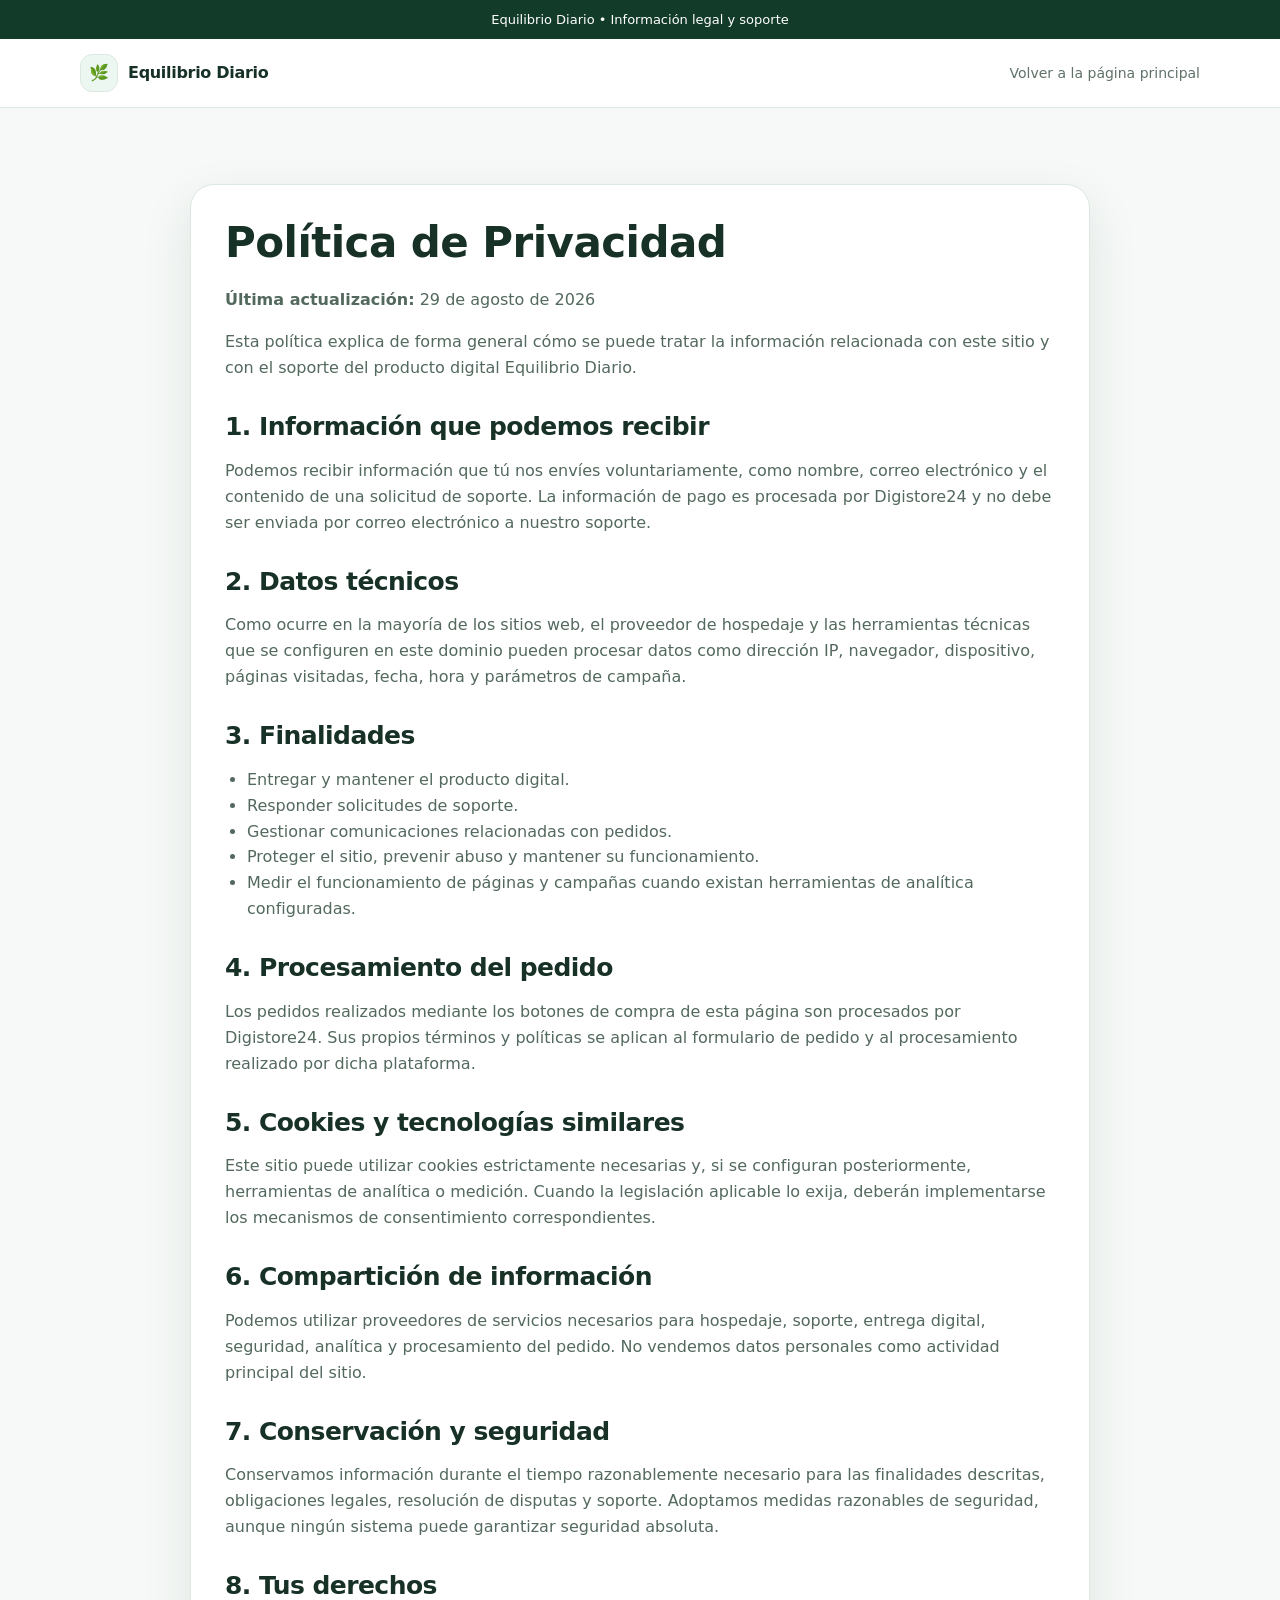
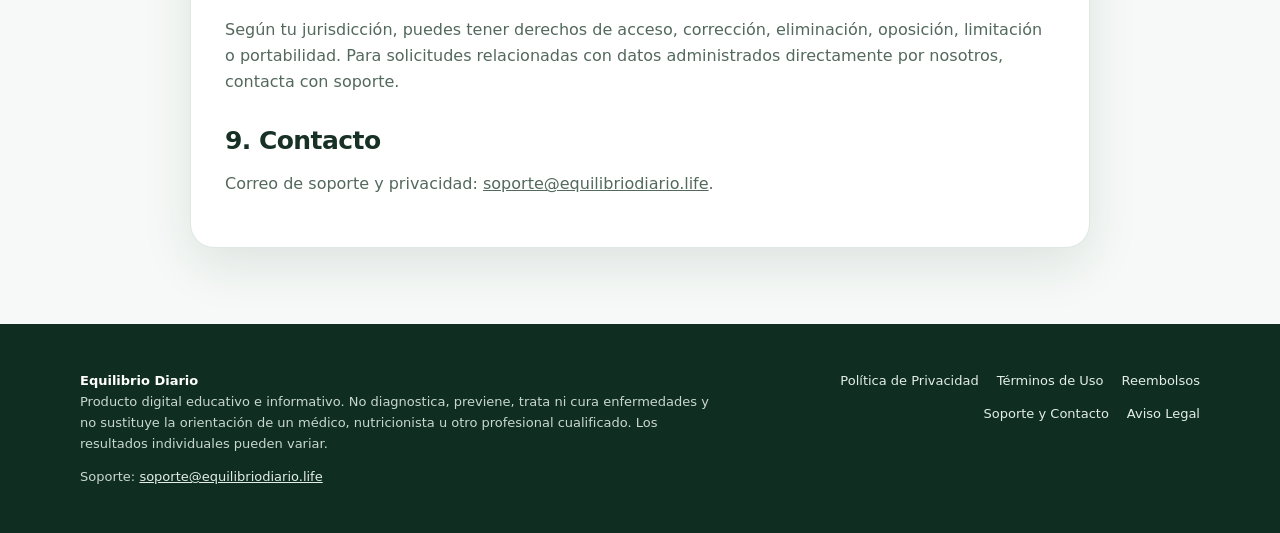
<file: pv2/privacy.html>
<!doctype html>
<html lang="es">
<head>
<meta charset="utf-8">
<meta name="viewport" content="width=device-width,initial-scale=1">

<title>Política de Privacidad | Equilibrio Diario</title>
<meta name="robots" content="index,follow">

<style>
:root{
  --bg:#f6f9f7;--surface:#fff;--soft:#edf7f1;--text:#183126;--muted:#607268;
  --primary:#1f7a4f;--primary-dark:#145b3a;--gold:#e4b448;--line:#dce8e1;
  --shadow:0 18px 50px rgba(23,49,38,.10);--radius:22px;--max:1120px;
}
*{box-sizing:border-box}
html{scroll-behavior:smooth}
body{margin:0;background:var(--bg);color:var(--text);font-family:Inter,system-ui,-apple-system,BlinkMacSystemFont,"Segoe UI",Arial,sans-serif;line-height:1.62}
a{color:inherit}
.container{width:min(calc(100% - 34px),var(--max));margin:0 auto}
.top-note{background:#123b29;color:#fff;text-align:center;padding:9px 15px;font-size:13px}
.nav{position:sticky;top:0;z-index:50;background:rgba(255,255,255,.95);backdrop-filter:blur(10px);border-bottom:1px solid var(--line)}
.nav-inner{min-height:68px;display:flex;align-items:center;justify-content:space-between;gap:18px}
.brand{display:flex;align-items:center;gap:10px;font-weight:900;text-decoration:none;letter-spacing:-.3px}
.brand-mark{width:38px;height:38px;border-radius:12px;display:grid;place-items:center;background:var(--soft);border:1px solid var(--line)}
.nav-links{display:flex;align-items:center;gap:19px;font-size:14px;color:var(--muted)}
.nav-links a{text-decoration:none}
.btn{display:inline-flex;align-items:center;justify-content:center;gap:8px;min-height:52px;padding:0 23px;border:0;border-radius:14px;background:var(--primary);color:#fff;font-weight:850;text-decoration:none;cursor:pointer;box-shadow:0 10px 25px rgba(31,122,79,.18);transition:.2s}
.btn:hover{background:var(--primary-dark);transform:translateY(-1px)}
.btn.secondary{background:#fff;color:var(--primary-dark);border:1px solid var(--line);box-shadow:none}
.btn.small{min-height:42px;padding:0 16px;font-size:14px}
.hero{padding:72px 0 58px;background:radial-gradient(circle at 82% 18%,rgba(228,180,72,.20),transparent 26%),radial-gradient(circle at 7% 12%,rgba(31,122,79,.11),transparent 25%),linear-gradient(180deg,#fbfdfb,#f3f8f5);border-bottom:1px solid var(--line)}
.hero-grid{display:grid;grid-template-columns:1.08fr .92fr;gap:58px;align-items:center}
.eyebrow{display:inline-flex;align-items:center;gap:7px;padding:7px 12px;border:1px solid #cde3d6;background:#eef8f2;color:var(--primary-dark);border-radius:999px;font-size:13px;font-weight:850;margin-bottom:18px}
h1,h2,h3{line-height:1.15;margin-top:0;letter-spacing:-.55px}
h1{font-size:clamp(40px,5vw,65px);margin-bottom:20px}
h2{font-size:clamp(30px,4vw,44px);margin-bottom:14px}
h3{font-size:21px;margin-bottom:8px}
.lead{font-size:19px;color:var(--muted);max-width:700px;margin-bottom:24px}
.hero-bullets,.plain-list{list-style:none;padding:0;margin:22px 0 28px;display:grid;gap:11px}
.hero-bullets li,.plain-list li{display:flex;gap:10px;align-items:flex-start}
.check{flex:0 0 24px;width:24px;height:24px;border-radius:50%;display:grid;place-items:center;background:#e4f4ea;color:var(--primary);font-weight:900;margin-top:1px}
.hero-actions{display:flex;flex-wrap:wrap;gap:12px;align-items:center}
.micro{font-size:12px;color:var(--muted);margin-top:12px}
.book-stage{min-height:500px;display:grid;place-items:center;position:relative}
.book-stage:before{content:"";position:absolute;width:390px;height:390px;border-radius:50%;background:linear-gradient(135deg,#d7ecdf,#f5e9c7)}
.book{width:310px;height:420px;border-radius:16px 8px 8px 16px;position:relative;z-index:2;padding:34px 28px;background:linear-gradient(155deg,rgba(255,255,255,.20),transparent 28%),linear-gradient(145deg,#1d6d48,#143f2d);color:#fff;box-shadow:0 34px 65px rgba(18,59,41,.28);transform:rotate(-4deg);border-left:12px solid #0f3424;overflow:hidden}
.book:after{content:"";position:absolute;right:-70px;bottom:-50px;width:220px;height:220px;border:32px solid rgba(228,180,72,.24);border-radius:50%}
.book-kicker{text-transform:uppercase;letter-spacing:2.2px;font-size:11px;opacity:.82;font-weight:850}
.book-title{font-size:38px;line-height:1.03;margin:52px 0 16px;font-weight:950;letter-spacing:-1.2px}
.book-sub{max-width:210px;color:#d9eee3;font-size:15px;line-height:1.5}
.book-badge{position:absolute;left:27px;bottom:28px;padding:8px 11px;border-radius:9px;background:rgba(255,255,255,.13);border:1px solid rgba(255,255,255,.18);font-size:12px;font-weight:850}
section{padding:76px 0}
.section-head{max-width:780px;margin:0 auto 36px;text-align:center}
.section-head p{color:var(--muted);margin:0;font-size:17px}
.cards{display:grid;grid-template-columns:repeat(3,1fr);gap:18px}
.card{background:var(--surface);border:1px solid var(--line);border-radius:var(--radius);padding:26px;box-shadow:0 8px 25px rgba(30,72,50,.04)}
.icon{width:46px;height:46px;border-radius:14px;display:grid;place-items:center;background:var(--soft);color:var(--primary);font-size:22px;margin-bottom:17px}
.card p{color:var(--muted);margin:0}
.soft{background:#edf7f1;border-top:1px solid #d7eade;border-bottom:1px solid #d7eade}
.split{display:grid;grid-template-columns:.9fr 1.1fr;gap:48px;align-items:center}
.panel{background:#fff;border:1px solid var(--line);border-radius:28px;padding:34px;box-shadow:var(--shadow)}
.chapter-list{display:grid;gap:12px}
.chapter{display:flex;gap:14px;align-items:flex-start;padding:15px 0;border-bottom:1px solid var(--line)}
.chapter:last-child{border-bottom:0}
.chapter-num{width:34px;height:34px;flex:0 0 34px;display:grid;place-items:center;border-radius:10px;background:#173f2e;color:#fff;font-weight:900;font-size:13px}
.chapter p{margin:4px 0 0;color:var(--muted);font-size:14px}
.notice{background:#fffaf0;border:1px solid #efddb5;color:#67572e;border-radius:16px;padding:16px;font-size:13px;margin-top:18px}
.bonus-grid{display:grid;grid-template-columns:repeat(2,1fr);gap:18px}
.bonus{position:relative;overflow:hidden}
.bonus:after{content:"EXTRA";position:absolute;top:18px;right:-35px;width:130px;text-align:center;transform:rotate(38deg);font-size:10px;font-weight:900;letter-spacing:1.4px;color:#4c390e;background:#f6db93;padding:5px 0}
.offer{background:#163e2d;color:#fff}
.offer-grid{display:grid;grid-template-columns:1fr .82fr;gap:38px;align-items:center}
.offer h2{color:#fff}
.offer p{color:#d2e5da}
.price-card{background:#fff;color:var(--text);border-radius:26px;padding:32px;box-shadow:0 20px 55px rgba(0,0,0,.18)}
.price-label{color:var(--muted);font-size:14px;margin-bottom:4px}
.price{font-size:54px;font-weight:950;letter-spacing:-2px;line-height:1}
.price-note{color:var(--muted);font-size:13px;margin:8px 0 22px}
.price-card .btn{width:100%;min-height:58px;font-size:17px}
.payment-note{text-align:center;color:var(--muted);font-size:12px;margin:11px 0 0}
.guarantee{margin-top:18px;padding:16px;background:#f4faf6;border:1px solid #d9e8df;border-radius:14px;font-size:13px;color:#466054}
.faq{max-width:830px;margin:0 auto}
details{background:#fff;border:1px solid var(--line);border-radius:16px;padding:0 20px;margin-bottom:12px}
summary{cursor:pointer;list-style:none;padding:20px 0;font-weight:850}
summary::-webkit-details-marker{display:none}
details p{color:var(--muted);margin:0 0 20px;padding-right:18px}
.disclaimer{background:#fff9ed;border:1px solid #efddb2;border-radius:18px;padding:22px;color:#69572d;font-size:13px}
.trust-placeholder{background:#fff;border:1px dashed #a9c7b6;border-radius:16px;padding:18px;text-align:center;color:#526b5d;font-size:13px}
.legal-wrap{max-width:900px;margin:0 auto}
.legal-card{background:#fff;border:1px solid var(--line);border-radius:24px;padding:34px;box-shadow:var(--shadow)}
.legal-card h1{font-size:42px}
.legal-card h2{font-size:25px;margin-top:32px}
.legal-card p,.legal-card li{color:#53695d}
.legal-card ul{padding-left:22px}
.support-box{background:var(--soft);border:1px solid #d3e8da;border-radius:18px;padding:20px;margin:22px 0}
footer{background:#102d21;color:#c9d8cf;padding:46px 0;font-size:13px}
footer strong{color:#fff}
footer a{color:#e2eee7}
.footer-grid{display:grid;grid-template-columns:1.4fr 1fr;gap:34px}
.footer-links{display:flex;flex-wrap:wrap;gap:12px 18px;justify-content:flex-end;align-content:flex-start}
.footer-links a{text-decoration:none}
.sticky-buy{display:none}
@media(max-width:920px){
 .hero-grid,.split,.offer-grid{grid-template-columns:1fr}.cards{grid-template-columns:1fr 1fr}.book-stage{min-height:430px}
 .nav-links a:not(.btn){display:none}.offer-grid{gap:26px}
}
@media(max-width:640px){
 .container{width:min(calc(100% - 24px),var(--max))}.hero{padding:48px 0 38px}section{padding:58px 0}h1{font-size:40px}.lead{font-size:17px}
 .cards,.bonus-grid,.footer-grid{grid-template-columns:1fr}.footer-links{justify-content:flex-start}.book{width:275px;height:380px}.book-title{font-size:34px}.book-stage{min-height:395px}
 .nav .btn.small{display:none}.sticky-buy{display:block;position:fixed;left:12px;right:12px;bottom:12px;z-index:80}.sticky-buy .btn{width:100%;box-shadow:0 14px 35px rgba(20,63,45,.30)}body{padding-bottom:76px}
 .legal-card{padding:24px}.legal-card h1{font-size:34px}
}
</style>

<script>
/*
===========================================================
CONFIGURACIÓN RÁPIDA — CAMBIE SOLO ESTOS 3 VALORES
===========================================================
1) CHECKOUT_URL: pegue aquí el checkout oficial de Digistore24.
2) SUPPORT_EMAIL: correo de soporte configurado para este dominio.
3) DISPLAY_PRICE: debe coincidir EXACTAMENTE con Digistore24.

IMPORTANTE PARA DIGISTORE24 US:
Pegue también el código oficial "Sales Page Badge" de Digistore24
en el bloque indicado dentro del HTML antes de solicitar aprobación.
===========================================================
*/
const CHECKOUT_URL = "COLE_AQUI_SEU_CHECKOUT_DIGISTORE24";
const SUPPORT_EMAIL = "soporte@equilibriodiario.life";
const DISPLAY_PRICE = "US$ 37";

document.addEventListener("DOMContentLoaded", () => {
  document.querySelectorAll(".support-email").forEach(el => {
    el.textContent = SUPPORT_EMAIL;
    if (el.tagName === "A") el.href = "mailto:" + SUPPORT_EMAIL;
  });

  document.querySelectorAll(".display-price").forEach(el => {
    el.textContent = DISPLAY_PRICE;
  });

  document.querySelectorAll(".js-checkout").forEach(a => {
    a.addEventListener("click", (e) => {
      if (!CHECKOUT_URL || CHECKOUT_URL.startsWith("COLE_")) {
        e.preventDefault();
        alert("Configura el enlace oficial del checkout de Digistore24 antes de publicar esta página.");
        return;
      }
      try {
        const dest = new URL(CHECKOUT_URL);
        const current = new URLSearchParams(window.location.search);
        current.forEach((value,key) => {
          if (!dest.searchParams.has(key)) dest.searchParams.set(key,value);
        });
        a.href = dest.toString();
      } catch(err) {
        a.href = CHECKOUT_URL;
      }
    });
  });
});
</script>

</head>
<body>
<div class="top-note">Equilibrio Diario • Información legal y soporte</div>
<header class="nav">
  <div class="container nav-inner">
    <a class="brand" href="index.html"><span class="brand-mark">🌿</span><span>Equilibrio Diario</span></a>
    <div class="nav-links"><a href="index.html">Volver a la página principal</a></div>
  </div>
</header>
<main>
<section>
  <div class="container legal-wrap">
    <article class="legal-card">
      <h1>Política de Privacidad</h1>
      <p><strong>Última actualización:</strong> 29 de agosto de 2026</p>
      <p>Esta política explica de forma general cómo se puede tratar la información relacionada con este sitio y con el soporte del producto digital Equilibrio Diario.</p>
      
<h2>1. Información que podemos recibir</h2>
<p>Podemos recibir información que tú nos envíes voluntariamente, como nombre, correo electrónico y el contenido de una solicitud de soporte. La información de pago es procesada por Digistore24 y no debe ser enviada por correo electrónico a nuestro soporte.</p>

<h2>2. Datos técnicos</h2>
<p>Como ocurre en la mayoría de los sitios web, el proveedor de hospedaje y las herramientas técnicas que se configuren en este dominio pueden procesar datos como dirección IP, navegador, dispositivo, páginas visitadas, fecha, hora y parámetros de campaña.</p>

<h2>3. Finalidades</h2>
<ul>
<li>Entregar y mantener el producto digital.</li>
<li>Responder solicitudes de soporte.</li>
<li>Gestionar comunicaciones relacionadas con pedidos.</li>
<li>Proteger el sitio, prevenir abuso y mantener su funcionamiento.</li>
<li>Medir el funcionamiento de páginas y campañas cuando existan herramientas de analítica configuradas.</li>
</ul>

<h2>4. Procesamiento del pedido</h2>
<p>Los pedidos realizados mediante los botones de compra de esta página son procesados por Digistore24. Sus propios términos y políticas se aplican al formulario de pedido y al procesamiento realizado por dicha plataforma.</p>

<h2>5. Cookies y tecnologías similares</h2>
<p>Este sitio puede utilizar cookies estrictamente necesarias y, si se configuran posteriormente, herramientas de analítica o medición. Cuando la legislación aplicable lo exija, deberán implementarse los mecanismos de consentimiento correspondientes.</p>

<h2>6. Compartición de información</h2>
<p>Podemos utilizar proveedores de servicios necesarios para hospedaje, soporte, entrega digital, seguridad, analítica y procesamiento del pedido. No vendemos datos personales como actividad principal del sitio.</p>

<h2>7. Conservación y seguridad</h2>
<p>Conservamos información durante el tiempo razonablemente necesario para las finalidades descritas, obligaciones legales, resolución de disputas y soporte. Adoptamos medidas razonables de seguridad, aunque ningún sistema puede garantizar seguridad absoluta.</p>

<h2>8. Tus derechos</h2>
<p>Según tu jurisdicción, puedes tener derechos de acceso, corrección, eliminación, oposición, limitación o portabilidad. Para solicitudes relacionadas con datos administrados directamente por nosotros, contacta con soporte.</p>

<h2>9. Contacto</h2>
<p>Correo de soporte y privacidad: <a class="support-email" href="mailto:soporte@equilibriodiario.life">soporte@equilibriodiario.life</a>.</p>

    </article>
  </div>
</section>
</main>

<footer>
  <div class="container footer-grid">
    <div>
      <strong>Equilibrio Diario</strong><br>
      Producto digital educativo e informativo. No diagnostica, previene, trata ni cura enfermedades y no sustituye
      la orientación de un médico, nutricionista u otro profesional cualificado. Los resultados individuales pueden variar.
      <div style="margin-top:12px">Soporte: <a class="support-email" href="mailto:soporte@equilibriodiario.life">soporte@equilibriodiario.life</a></div>
    </div>
    <div class="footer-links">
      <a href="privacy.html">Política de Privacidad</a>
      <a href="terms.html">Términos de Uso</a>
      <a href="refund.html">Reembolsos</a>
      <a href="support.html">Soporte y Contacto</a>
      <a href="disclaimer.html">Aviso Legal</a>
    </div>
  </div>
</footer>

</body>
</html>
</file>
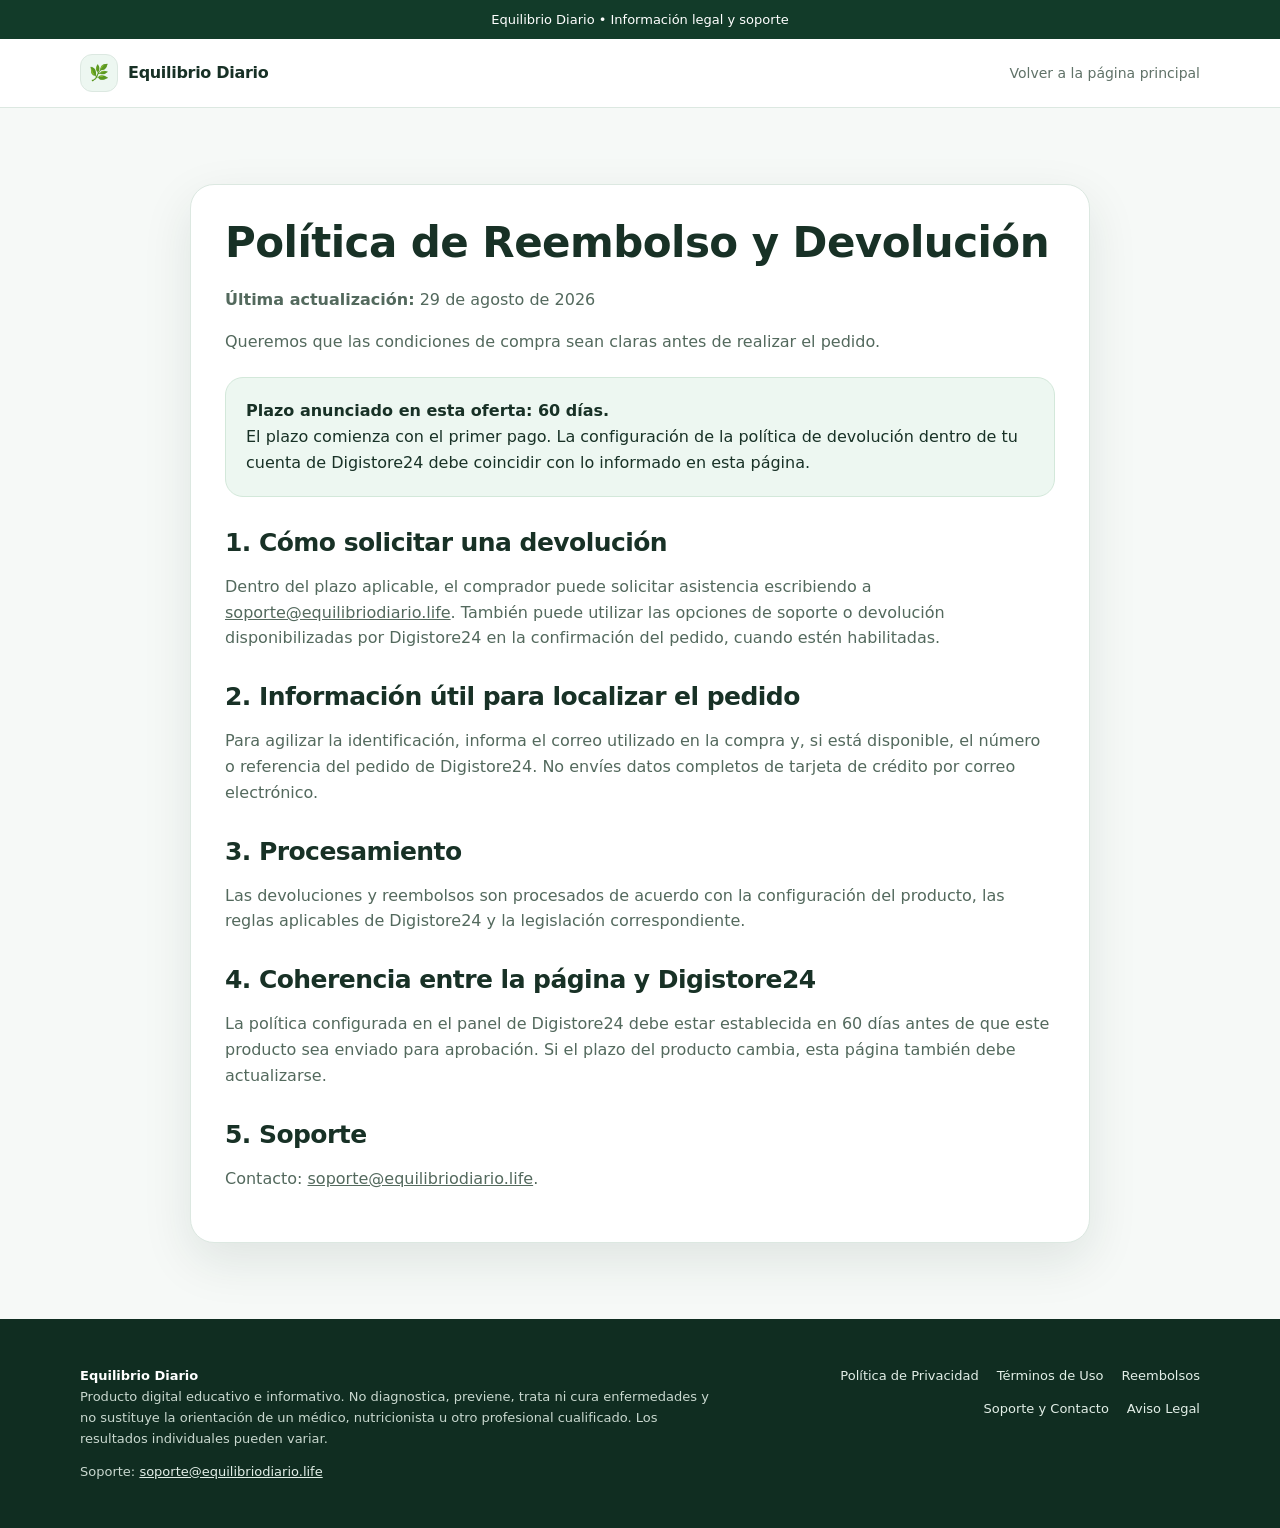
<file: pv2/refund.html>
<!doctype html>
<html lang="es">
<head>
<meta charset="utf-8">
<meta name="viewport" content="width=device-width,initial-scale=1">

<title>Política de Reembolso y Devolución | Equilibrio Diario</title>
<meta name="robots" content="index,follow">

<style>
:root{
  --bg:#f6f9f7;--surface:#fff;--soft:#edf7f1;--text:#183126;--muted:#607268;
  --primary:#1f7a4f;--primary-dark:#145b3a;--gold:#e4b448;--line:#dce8e1;
  --shadow:0 18px 50px rgba(23,49,38,.10);--radius:22px;--max:1120px;
}
*{box-sizing:border-box}
html{scroll-behavior:smooth}
body{margin:0;background:var(--bg);color:var(--text);font-family:Inter,system-ui,-apple-system,BlinkMacSystemFont,"Segoe UI",Arial,sans-serif;line-height:1.62}
a{color:inherit}
.container{width:min(calc(100% - 34px),var(--max));margin:0 auto}
.top-note{background:#123b29;color:#fff;text-align:center;padding:9px 15px;font-size:13px}
.nav{position:sticky;top:0;z-index:50;background:rgba(255,255,255,.95);backdrop-filter:blur(10px);border-bottom:1px solid var(--line)}
.nav-inner{min-height:68px;display:flex;align-items:center;justify-content:space-between;gap:18px}
.brand{display:flex;align-items:center;gap:10px;font-weight:900;text-decoration:none;letter-spacing:-.3px}
.brand-mark{width:38px;height:38px;border-radius:12px;display:grid;place-items:center;background:var(--soft);border:1px solid var(--line)}
.nav-links{display:flex;align-items:center;gap:19px;font-size:14px;color:var(--muted)}
.nav-links a{text-decoration:none}
.btn{display:inline-flex;align-items:center;justify-content:center;gap:8px;min-height:52px;padding:0 23px;border:0;border-radius:14px;background:var(--primary);color:#fff;font-weight:850;text-decoration:none;cursor:pointer;box-shadow:0 10px 25px rgba(31,122,79,.18);transition:.2s}
.btn:hover{background:var(--primary-dark);transform:translateY(-1px)}
.btn.secondary{background:#fff;color:var(--primary-dark);border:1px solid var(--line);box-shadow:none}
.btn.small{min-height:42px;padding:0 16px;font-size:14px}
.hero{padding:72px 0 58px;background:radial-gradient(circle at 82% 18%,rgba(228,180,72,.20),transparent 26%),radial-gradient(circle at 7% 12%,rgba(31,122,79,.11),transparent 25%),linear-gradient(180deg,#fbfdfb,#f3f8f5);border-bottom:1px solid var(--line)}
.hero-grid{display:grid;grid-template-columns:1.08fr .92fr;gap:58px;align-items:center}
.eyebrow{display:inline-flex;align-items:center;gap:7px;padding:7px 12px;border:1px solid #cde3d6;background:#eef8f2;color:var(--primary-dark);border-radius:999px;font-size:13px;font-weight:850;margin-bottom:18px}
h1,h2,h3{line-height:1.15;margin-top:0;letter-spacing:-.55px}
h1{font-size:clamp(40px,5vw,65px);margin-bottom:20px}
h2{font-size:clamp(30px,4vw,44px);margin-bottom:14px}
h3{font-size:21px;margin-bottom:8px}
.lead{font-size:19px;color:var(--muted);max-width:700px;margin-bottom:24px}
.hero-bullets,.plain-list{list-style:none;padding:0;margin:22px 0 28px;display:grid;gap:11px}
.hero-bullets li,.plain-list li{display:flex;gap:10px;align-items:flex-start}
.check{flex:0 0 24px;width:24px;height:24px;border-radius:50%;display:grid;place-items:center;background:#e4f4ea;color:var(--primary);font-weight:900;margin-top:1px}
.hero-actions{display:flex;flex-wrap:wrap;gap:12px;align-items:center}
.micro{font-size:12px;color:var(--muted);margin-top:12px}
.book-stage{min-height:500px;display:grid;place-items:center;position:relative}
.book-stage:before{content:"";position:absolute;width:390px;height:390px;border-radius:50%;background:linear-gradient(135deg,#d7ecdf,#f5e9c7)}
.book{width:310px;height:420px;border-radius:16px 8px 8px 16px;position:relative;z-index:2;padding:34px 28px;background:linear-gradient(155deg,rgba(255,255,255,.20),transparent 28%),linear-gradient(145deg,#1d6d48,#143f2d);color:#fff;box-shadow:0 34px 65px rgba(18,59,41,.28);transform:rotate(-4deg);border-left:12px solid #0f3424;overflow:hidden}
.book:after{content:"";position:absolute;right:-70px;bottom:-50px;width:220px;height:220px;border:32px solid rgba(228,180,72,.24);border-radius:50%}
.book-kicker{text-transform:uppercase;letter-spacing:2.2px;font-size:11px;opacity:.82;font-weight:850}
.book-title{font-size:38px;line-height:1.03;margin:52px 0 16px;font-weight:950;letter-spacing:-1.2px}
.book-sub{max-width:210px;color:#d9eee3;font-size:15px;line-height:1.5}
.book-badge{position:absolute;left:27px;bottom:28px;padding:8px 11px;border-radius:9px;background:rgba(255,255,255,.13);border:1px solid rgba(255,255,255,.18);font-size:12px;font-weight:850}
section{padding:76px 0}
.section-head{max-width:780px;margin:0 auto 36px;text-align:center}
.section-head p{color:var(--muted);margin:0;font-size:17px}
.cards{display:grid;grid-template-columns:repeat(3,1fr);gap:18px}
.card{background:var(--surface);border:1px solid var(--line);border-radius:var(--radius);padding:26px;box-shadow:0 8px 25px rgba(30,72,50,.04)}
.icon{width:46px;height:46px;border-radius:14px;display:grid;place-items:center;background:var(--soft);color:var(--primary);font-size:22px;margin-bottom:17px}
.card p{color:var(--muted);margin:0}
.soft{background:#edf7f1;border-top:1px solid #d7eade;border-bottom:1px solid #d7eade}
.split{display:grid;grid-template-columns:.9fr 1.1fr;gap:48px;align-items:center}
.panel{background:#fff;border:1px solid var(--line);border-radius:28px;padding:34px;box-shadow:var(--shadow)}
.chapter-list{display:grid;gap:12px}
.chapter{display:flex;gap:14px;align-items:flex-start;padding:15px 0;border-bottom:1px solid var(--line)}
.chapter:last-child{border-bottom:0}
.chapter-num{width:34px;height:34px;flex:0 0 34px;display:grid;place-items:center;border-radius:10px;background:#173f2e;color:#fff;font-weight:900;font-size:13px}
.chapter p{margin:4px 0 0;color:var(--muted);font-size:14px}
.notice{background:#fffaf0;border:1px solid #efddb5;color:#67572e;border-radius:16px;padding:16px;font-size:13px;margin-top:18px}
.bonus-grid{display:grid;grid-template-columns:repeat(2,1fr);gap:18px}
.bonus{position:relative;overflow:hidden}
.bonus:after{content:"EXTRA";position:absolute;top:18px;right:-35px;width:130px;text-align:center;transform:rotate(38deg);font-size:10px;font-weight:900;letter-spacing:1.4px;color:#4c390e;background:#f6db93;padding:5px 0}
.offer{background:#163e2d;color:#fff}
.offer-grid{display:grid;grid-template-columns:1fr .82fr;gap:38px;align-items:center}
.offer h2{color:#fff}
.offer p{color:#d2e5da}
.price-card{background:#fff;color:var(--text);border-radius:26px;padding:32px;box-shadow:0 20px 55px rgba(0,0,0,.18)}
.price-label{color:var(--muted);font-size:14px;margin-bottom:4px}
.price{font-size:54px;font-weight:950;letter-spacing:-2px;line-height:1}
.price-note{color:var(--muted);font-size:13px;margin:8px 0 22px}
.price-card .btn{width:100%;min-height:58px;font-size:17px}
.payment-note{text-align:center;color:var(--muted);font-size:12px;margin:11px 0 0}
.guarantee{margin-top:18px;padding:16px;background:#f4faf6;border:1px solid #d9e8df;border-radius:14px;font-size:13px;color:#466054}
.faq{max-width:830px;margin:0 auto}
details{background:#fff;border:1px solid var(--line);border-radius:16px;padding:0 20px;margin-bottom:12px}
summary{cursor:pointer;list-style:none;padding:20px 0;font-weight:850}
summary::-webkit-details-marker{display:none}
details p{color:var(--muted);margin:0 0 20px;padding-right:18px}
.disclaimer{background:#fff9ed;border:1px solid #efddb2;border-radius:18px;padding:22px;color:#69572d;font-size:13px}
.trust-placeholder{background:#fff;border:1px dashed #a9c7b6;border-radius:16px;padding:18px;text-align:center;color:#526b5d;font-size:13px}
.legal-wrap{max-width:900px;margin:0 auto}
.legal-card{background:#fff;border:1px solid var(--line);border-radius:24px;padding:34px;box-shadow:var(--shadow)}
.legal-card h1{font-size:42px}
.legal-card h2{font-size:25px;margin-top:32px}
.legal-card p,.legal-card li{color:#53695d}
.legal-card ul{padding-left:22px}
.support-box{background:var(--soft);border:1px solid #d3e8da;border-radius:18px;padding:20px;margin:22px 0}
footer{background:#102d21;color:#c9d8cf;padding:46px 0;font-size:13px}
footer strong{color:#fff}
footer a{color:#e2eee7}
.footer-grid{display:grid;grid-template-columns:1.4fr 1fr;gap:34px}
.footer-links{display:flex;flex-wrap:wrap;gap:12px 18px;justify-content:flex-end;align-content:flex-start}
.footer-links a{text-decoration:none}
.sticky-buy{display:none}
@media(max-width:920px){
 .hero-grid,.split,.offer-grid{grid-template-columns:1fr}.cards{grid-template-columns:1fr 1fr}.book-stage{min-height:430px}
 .nav-links a:not(.btn){display:none}.offer-grid{gap:26px}
}
@media(max-width:640px){
 .container{width:min(calc(100% - 24px),var(--max))}.hero{padding:48px 0 38px}section{padding:58px 0}h1{font-size:40px}.lead{font-size:17px}
 .cards,.bonus-grid,.footer-grid{grid-template-columns:1fr}.footer-links{justify-content:flex-start}.book{width:275px;height:380px}.book-title{font-size:34px}.book-stage{min-height:395px}
 .nav .btn.small{display:none}.sticky-buy{display:block;position:fixed;left:12px;right:12px;bottom:12px;z-index:80}.sticky-buy .btn{width:100%;box-shadow:0 14px 35px rgba(20,63,45,.30)}body{padding-bottom:76px}
 .legal-card{padding:24px}.legal-card h1{font-size:34px}
}
</style>

<script>
/*
===========================================================
CONFIGURACIÓN RÁPIDA — CAMBIE SOLO ESTOS 3 VALORES
===========================================================
1) CHECKOUT_URL: pegue aquí el checkout oficial de Digistore24.
2) SUPPORT_EMAIL: correo de soporte configurado para este dominio.
3) DISPLAY_PRICE: debe coincidir EXACTAMENTE con Digistore24.

IMPORTANTE PARA DIGISTORE24 US:
Pegue también el código oficial "Sales Page Badge" de Digistore24
en el bloque indicado dentro del HTML antes de solicitar aprobación.
===========================================================
*/
const CHECKOUT_URL = "COLE_AQUI_SEU_CHECKOUT_DIGISTORE24";
const SUPPORT_EMAIL = "soporte@equilibriodiario.life";
const DISPLAY_PRICE = "US$ 37";

document.addEventListener("DOMContentLoaded", () => {
  document.querySelectorAll(".support-email").forEach(el => {
    el.textContent = SUPPORT_EMAIL;
    if (el.tagName === "A") el.href = "mailto:" + SUPPORT_EMAIL;
  });

  document.querySelectorAll(".display-price").forEach(el => {
    el.textContent = DISPLAY_PRICE;
  });

  document.querySelectorAll(".js-checkout").forEach(a => {
    a.addEventListener("click", (e) => {
      if (!CHECKOUT_URL || CHECKOUT_URL.startsWith("COLE_")) {
        e.preventDefault();
        alert("Configura el enlace oficial del checkout de Digistore24 antes de publicar esta página.");
        return;
      }
      try {
        const dest = new URL(CHECKOUT_URL);
        const current = new URLSearchParams(window.location.search);
        current.forEach((value,key) => {
          if (!dest.searchParams.has(key)) dest.searchParams.set(key,value);
        });
        a.href = dest.toString();
      } catch(err) {
        a.href = CHECKOUT_URL;
      }
    });
  });
});
</script>

</head>
<body>
<div class="top-note">Equilibrio Diario • Información legal y soporte</div>
<header class="nav">
  <div class="container nav-inner">
    <a class="brand" href="index.html"><span class="brand-mark">🌿</span><span>Equilibrio Diario</span></a>
    <div class="nav-links"><a href="index.html">Volver a la página principal</a></div>
  </div>
</header>
<main>
<section>
  <div class="container legal-wrap">
    <article class="legal-card">
      <h1>Política de Reembolso y Devolución</h1>
      <p><strong>Última actualización:</strong> 29 de agosto de 2026</p>
      <p>Queremos que las condiciones de compra sean claras antes de realizar el pedido.</p>
      
<div class="support-box">
<strong>Plazo anunciado en esta oferta: 60 días.</strong><br>
El plazo comienza con el primer pago. La configuración de la política de devolución dentro de tu cuenta de Digistore24 debe coincidir con lo informado en esta página.
</div>

<h2>1. Cómo solicitar una devolución</h2>
<p>Dentro del plazo aplicable, el comprador puede solicitar asistencia escribiendo a <a class="support-email" href="mailto:soporte@equilibriodiario.life">soporte@equilibriodiario.life</a>. También puede utilizar las opciones de soporte o devolución disponibilizadas por Digistore24 en la confirmación del pedido, cuando estén habilitadas.</p>

<h2>2. Información útil para localizar el pedido</h2>
<p>Para agilizar la identificación, informa el correo utilizado en la compra y, si está disponible, el número o referencia del pedido de Digistore24. No envíes datos completos de tarjeta de crédito por correo electrónico.</p>

<h2>3. Procesamiento</h2>
<p>Las devoluciones y reembolsos son procesados de acuerdo con la configuración del producto, las reglas aplicables de Digistore24 y la legislación correspondiente.</p>

<h2>4. Coherencia entre la página y Digistore24</h2>
<p>La política configurada en el panel de Digistore24 debe estar establecida en 60 días antes de que este producto sea enviado para aprobación. Si el plazo del producto cambia, esta página también debe actualizarse.</p>

<h2>5. Soporte</h2>
<p>Contacto: <a class="support-email" href="mailto:soporte@equilibriodiario.life">soporte@equilibriodiario.life</a>.</p>

    </article>
  </div>
</section>
</main>

<footer>
  <div class="container footer-grid">
    <div>
      <strong>Equilibrio Diario</strong><br>
      Producto digital educativo e informativo. No diagnostica, previene, trata ni cura enfermedades y no sustituye
      la orientación de un médico, nutricionista u otro profesional cualificado. Los resultados individuales pueden variar.
      <div style="margin-top:12px">Soporte: <a class="support-email" href="mailto:soporte@equilibriodiario.life">soporte@equilibriodiario.life</a></div>
    </div>
    <div class="footer-links">
      <a href="privacy.html">Política de Privacidad</a>
      <a href="terms.html">Términos de Uso</a>
      <a href="refund.html">Reembolsos</a>
      <a href="support.html">Soporte y Contacto</a>
      <a href="disclaimer.html">Aviso Legal</a>
    </div>
  </div>
</footer>

</body>
</html>
</file>
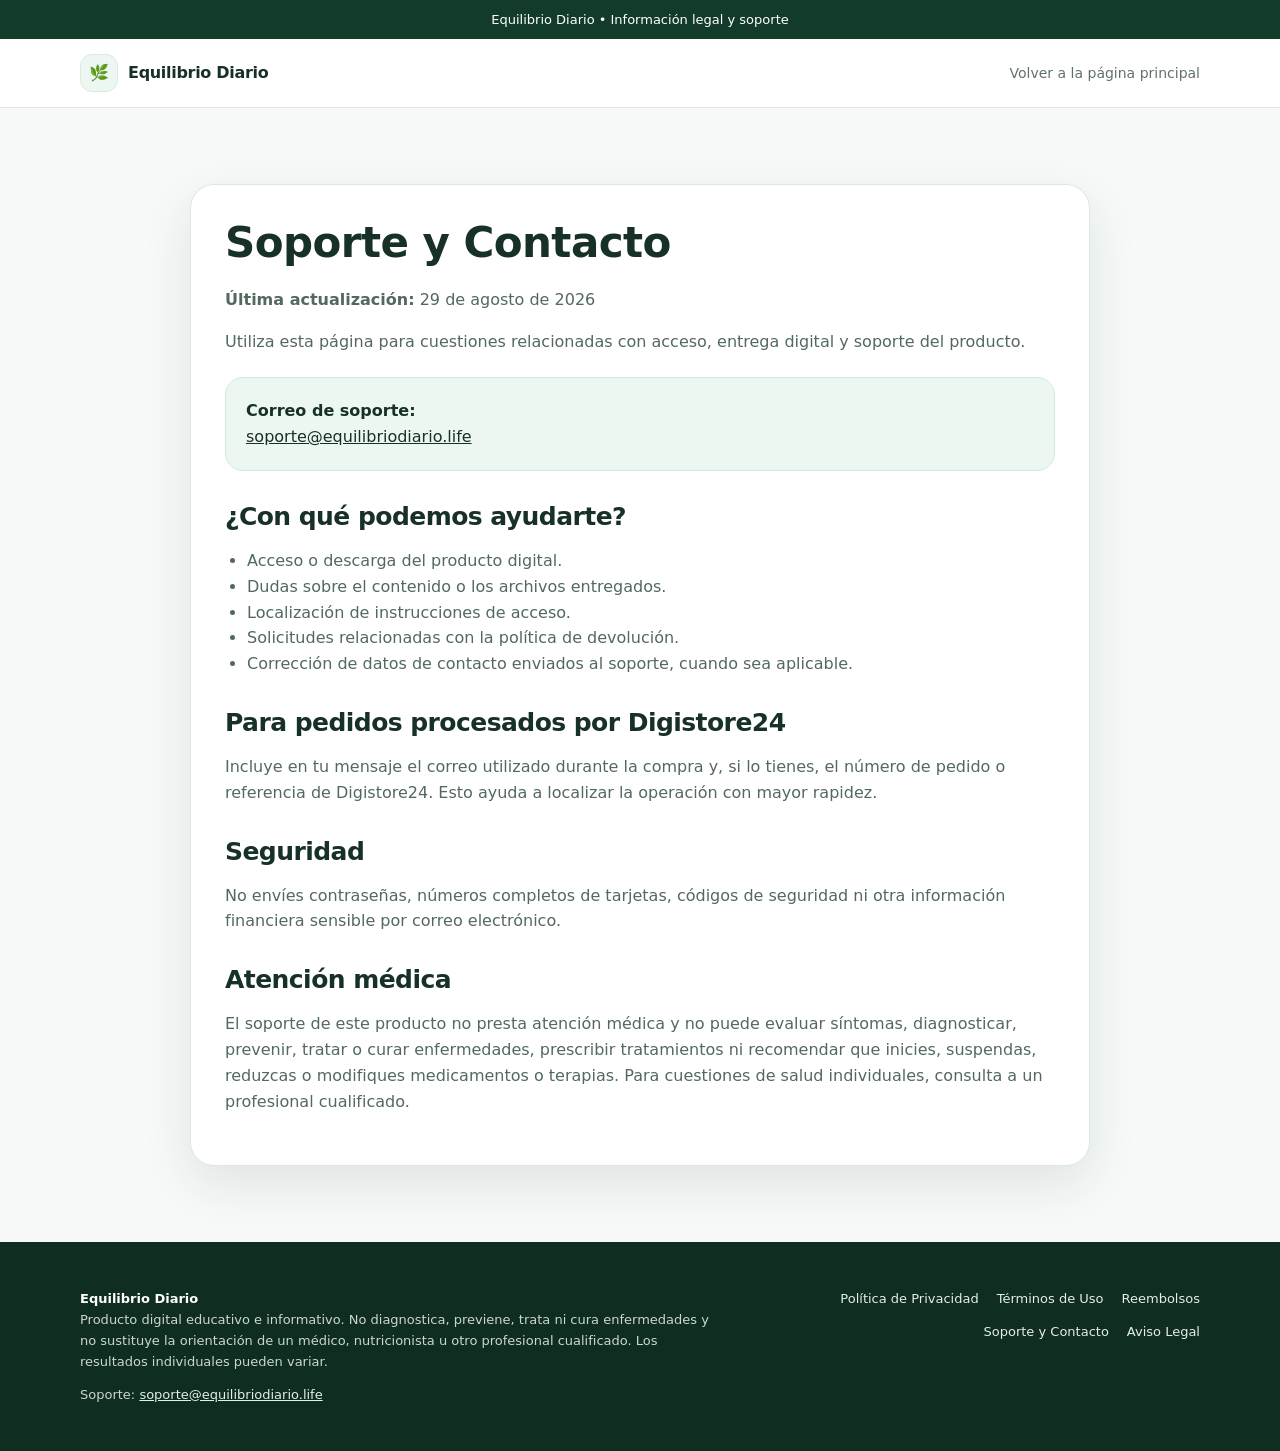
<file: pv2/support.html>
<!doctype html>
<html lang="es">
<head>
<meta charset="utf-8">
<meta name="viewport" content="width=device-width,initial-scale=1">

<title>Soporte y Contacto | Equilibrio Diario</title>
<meta name="robots" content="index,follow">

<style>
:root{
  --bg:#f6f9f7;--surface:#fff;--soft:#edf7f1;--text:#183126;--muted:#607268;
  --primary:#1f7a4f;--primary-dark:#145b3a;--gold:#e4b448;--line:#dce8e1;
  --shadow:0 18px 50px rgba(23,49,38,.10);--radius:22px;--max:1120px;
}
*{box-sizing:border-box}
html{scroll-behavior:smooth}
body{margin:0;background:var(--bg);color:var(--text);font-family:Inter,system-ui,-apple-system,BlinkMacSystemFont,"Segoe UI",Arial,sans-serif;line-height:1.62}
a{color:inherit}
.container{width:min(calc(100% - 34px),var(--max));margin:0 auto}
.top-note{background:#123b29;color:#fff;text-align:center;padding:9px 15px;font-size:13px}
.nav{position:sticky;top:0;z-index:50;background:rgba(255,255,255,.95);backdrop-filter:blur(10px);border-bottom:1px solid var(--line)}
.nav-inner{min-height:68px;display:flex;align-items:center;justify-content:space-between;gap:18px}
.brand{display:flex;align-items:center;gap:10px;font-weight:900;text-decoration:none;letter-spacing:-.3px}
.brand-mark{width:38px;height:38px;border-radius:12px;display:grid;place-items:center;background:var(--soft);border:1px solid var(--line)}
.nav-links{display:flex;align-items:center;gap:19px;font-size:14px;color:var(--muted)}
.nav-links a{text-decoration:none}
.btn{display:inline-flex;align-items:center;justify-content:center;gap:8px;min-height:52px;padding:0 23px;border:0;border-radius:14px;background:var(--primary);color:#fff;font-weight:850;text-decoration:none;cursor:pointer;box-shadow:0 10px 25px rgba(31,122,79,.18);transition:.2s}
.btn:hover{background:var(--primary-dark);transform:translateY(-1px)}
.btn.secondary{background:#fff;color:var(--primary-dark);border:1px solid var(--line);box-shadow:none}
.btn.small{min-height:42px;padding:0 16px;font-size:14px}
.hero{padding:72px 0 58px;background:radial-gradient(circle at 82% 18%,rgba(228,180,72,.20),transparent 26%),radial-gradient(circle at 7% 12%,rgba(31,122,79,.11),transparent 25%),linear-gradient(180deg,#fbfdfb,#f3f8f5);border-bottom:1px solid var(--line)}
.hero-grid{display:grid;grid-template-columns:1.08fr .92fr;gap:58px;align-items:center}
.eyebrow{display:inline-flex;align-items:center;gap:7px;padding:7px 12px;border:1px solid #cde3d6;background:#eef8f2;color:var(--primary-dark);border-radius:999px;font-size:13px;font-weight:850;margin-bottom:18px}
h1,h2,h3{line-height:1.15;margin-top:0;letter-spacing:-.55px}
h1{font-size:clamp(40px,5vw,65px);margin-bottom:20px}
h2{font-size:clamp(30px,4vw,44px);margin-bottom:14px}
h3{font-size:21px;margin-bottom:8px}
.lead{font-size:19px;color:var(--muted);max-width:700px;margin-bottom:24px}
.hero-bullets,.plain-list{list-style:none;padding:0;margin:22px 0 28px;display:grid;gap:11px}
.hero-bullets li,.plain-list li{display:flex;gap:10px;align-items:flex-start}
.check{flex:0 0 24px;width:24px;height:24px;border-radius:50%;display:grid;place-items:center;background:#e4f4ea;color:var(--primary);font-weight:900;margin-top:1px}
.hero-actions{display:flex;flex-wrap:wrap;gap:12px;align-items:center}
.micro{font-size:12px;color:var(--muted);margin-top:12px}
.book-stage{min-height:500px;display:grid;place-items:center;position:relative}
.book-stage:before{content:"";position:absolute;width:390px;height:390px;border-radius:50%;background:linear-gradient(135deg,#d7ecdf,#f5e9c7)}
.book{width:310px;height:420px;border-radius:16px 8px 8px 16px;position:relative;z-index:2;padding:34px 28px;background:linear-gradient(155deg,rgba(255,255,255,.20),transparent 28%),linear-gradient(145deg,#1d6d48,#143f2d);color:#fff;box-shadow:0 34px 65px rgba(18,59,41,.28);transform:rotate(-4deg);border-left:12px solid #0f3424;overflow:hidden}
.book:after{content:"";position:absolute;right:-70px;bottom:-50px;width:220px;height:220px;border:32px solid rgba(228,180,72,.24);border-radius:50%}
.book-kicker{text-transform:uppercase;letter-spacing:2.2px;font-size:11px;opacity:.82;font-weight:850}
.book-title{font-size:38px;line-height:1.03;margin:52px 0 16px;font-weight:950;letter-spacing:-1.2px}
.book-sub{max-width:210px;color:#d9eee3;font-size:15px;line-height:1.5}
.book-badge{position:absolute;left:27px;bottom:28px;padding:8px 11px;border-radius:9px;background:rgba(255,255,255,.13);border:1px solid rgba(255,255,255,.18);font-size:12px;font-weight:850}
section{padding:76px 0}
.section-head{max-width:780px;margin:0 auto 36px;text-align:center}
.section-head p{color:var(--muted);margin:0;font-size:17px}
.cards{display:grid;grid-template-columns:repeat(3,1fr);gap:18px}
.card{background:var(--surface);border:1px solid var(--line);border-radius:var(--radius);padding:26px;box-shadow:0 8px 25px rgba(30,72,50,.04)}
.icon{width:46px;height:46px;border-radius:14px;display:grid;place-items:center;background:var(--soft);color:var(--primary);font-size:22px;margin-bottom:17px}
.card p{color:var(--muted);margin:0}
.soft{background:#edf7f1;border-top:1px solid #d7eade;border-bottom:1px solid #d7eade}
.split{display:grid;grid-template-columns:.9fr 1.1fr;gap:48px;align-items:center}
.panel{background:#fff;border:1px solid var(--line);border-radius:28px;padding:34px;box-shadow:var(--shadow)}
.chapter-list{display:grid;gap:12px}
.chapter{display:flex;gap:14px;align-items:flex-start;padding:15px 0;border-bottom:1px solid var(--line)}
.chapter:last-child{border-bottom:0}
.chapter-num{width:34px;height:34px;flex:0 0 34px;display:grid;place-items:center;border-radius:10px;background:#173f2e;color:#fff;font-weight:900;font-size:13px}
.chapter p{margin:4px 0 0;color:var(--muted);font-size:14px}
.notice{background:#fffaf0;border:1px solid #efddb5;color:#67572e;border-radius:16px;padding:16px;font-size:13px;margin-top:18px}
.bonus-grid{display:grid;grid-template-columns:repeat(2,1fr);gap:18px}
.bonus{position:relative;overflow:hidden}
.bonus:after{content:"EXTRA";position:absolute;top:18px;right:-35px;width:130px;text-align:center;transform:rotate(38deg);font-size:10px;font-weight:900;letter-spacing:1.4px;color:#4c390e;background:#f6db93;padding:5px 0}
.offer{background:#163e2d;color:#fff}
.offer-grid{display:grid;grid-template-columns:1fr .82fr;gap:38px;align-items:center}
.offer h2{color:#fff}
.offer p{color:#d2e5da}
.price-card{background:#fff;color:var(--text);border-radius:26px;padding:32px;box-shadow:0 20px 55px rgba(0,0,0,.18)}
.price-label{color:var(--muted);font-size:14px;margin-bottom:4px}
.price{font-size:54px;font-weight:950;letter-spacing:-2px;line-height:1}
.price-note{color:var(--muted);font-size:13px;margin:8px 0 22px}
.price-card .btn{width:100%;min-height:58px;font-size:17px}
.payment-note{text-align:center;color:var(--muted);font-size:12px;margin:11px 0 0}
.guarantee{margin-top:18px;padding:16px;background:#f4faf6;border:1px solid #d9e8df;border-radius:14px;font-size:13px;color:#466054}
.faq{max-width:830px;margin:0 auto}
details{background:#fff;border:1px solid var(--line);border-radius:16px;padding:0 20px;margin-bottom:12px}
summary{cursor:pointer;list-style:none;padding:20px 0;font-weight:850}
summary::-webkit-details-marker{display:none}
details p{color:var(--muted);margin:0 0 20px;padding-right:18px}
.disclaimer{background:#fff9ed;border:1px solid #efddb2;border-radius:18px;padding:22px;color:#69572d;font-size:13px}
.trust-placeholder{background:#fff;border:1px dashed #a9c7b6;border-radius:16px;padding:18px;text-align:center;color:#526b5d;font-size:13px}
.legal-wrap{max-width:900px;margin:0 auto}
.legal-card{background:#fff;border:1px solid var(--line);border-radius:24px;padding:34px;box-shadow:var(--shadow)}
.legal-card h1{font-size:42px}
.legal-card h2{font-size:25px;margin-top:32px}
.legal-card p,.legal-card li{color:#53695d}
.legal-card ul{padding-left:22px}
.support-box{background:var(--soft);border:1px solid #d3e8da;border-radius:18px;padding:20px;margin:22px 0}
footer{background:#102d21;color:#c9d8cf;padding:46px 0;font-size:13px}
footer strong{color:#fff}
footer a{color:#e2eee7}
.footer-grid{display:grid;grid-template-columns:1.4fr 1fr;gap:34px}
.footer-links{display:flex;flex-wrap:wrap;gap:12px 18px;justify-content:flex-end;align-content:flex-start}
.footer-links a{text-decoration:none}
.sticky-buy{display:none}
@media(max-width:920px){
 .hero-grid,.split,.offer-grid{grid-template-columns:1fr}.cards{grid-template-columns:1fr 1fr}.book-stage{min-height:430px}
 .nav-links a:not(.btn){display:none}.offer-grid{gap:26px}
}
@media(max-width:640px){
 .container{width:min(calc(100% - 24px),var(--max))}.hero{padding:48px 0 38px}section{padding:58px 0}h1{font-size:40px}.lead{font-size:17px}
 .cards,.bonus-grid,.footer-grid{grid-template-columns:1fr}.footer-links{justify-content:flex-start}.book{width:275px;height:380px}.book-title{font-size:34px}.book-stage{min-height:395px}
 .nav .btn.small{display:none}.sticky-buy{display:block;position:fixed;left:12px;right:12px;bottom:12px;z-index:80}.sticky-buy .btn{width:100%;box-shadow:0 14px 35px rgba(20,63,45,.30)}body{padding-bottom:76px}
 .legal-card{padding:24px}.legal-card h1{font-size:34px}
}
</style>

<script>
/*
===========================================================
CONFIGURACIÓN RÁPIDA — CAMBIE SOLO ESTOS 3 VALORES
===========================================================
1) CHECKOUT_URL: pegue aquí el checkout oficial de Digistore24.
2) SUPPORT_EMAIL: correo de soporte configurado para este dominio.
3) DISPLAY_PRICE: debe coincidir EXACTAMENTE con Digistore24.

IMPORTANTE PARA DIGISTORE24 US:
Pegue también el código oficial "Sales Page Badge" de Digistore24
en el bloque indicado dentro del HTML antes de solicitar aprobación.
===========================================================
*/
const CHECKOUT_URL = "COLE_AQUI_SEU_CHECKOUT_DIGISTORE24";
const SUPPORT_EMAIL = "soporte@equilibriodiario.life";
const DISPLAY_PRICE = "US$ 37";

document.addEventListener("DOMContentLoaded", () => {
  document.querySelectorAll(".support-email").forEach(el => {
    el.textContent = SUPPORT_EMAIL;
    if (el.tagName === "A") el.href = "mailto:" + SUPPORT_EMAIL;
  });

  document.querySelectorAll(".display-price").forEach(el => {
    el.textContent = DISPLAY_PRICE;
  });

  document.querySelectorAll(".js-checkout").forEach(a => {
    a.addEventListener("click", (e) => {
      if (!CHECKOUT_URL || CHECKOUT_URL.startsWith("COLE_")) {
        e.preventDefault();
        alert("Configura el enlace oficial del checkout de Digistore24 antes de publicar esta página.");
        return;
      }
      try {
        const dest = new URL(CHECKOUT_URL);
        const current = new URLSearchParams(window.location.search);
        current.forEach((value,key) => {
          if (!dest.searchParams.has(key)) dest.searchParams.set(key,value);
        });
        a.href = dest.toString();
      } catch(err) {
        a.href = CHECKOUT_URL;
      }
    });
  });
});
</script>

</head>
<body>
<div class="top-note">Equilibrio Diario • Información legal y soporte</div>
<header class="nav">
  <div class="container nav-inner">
    <a class="brand" href="index.html"><span class="brand-mark">🌿</span><span>Equilibrio Diario</span></a>
    <div class="nav-links"><a href="index.html">Volver a la página principal</a></div>
  </div>
</header>
<main>
<section>
  <div class="container legal-wrap">
    <article class="legal-card">
      <h1>Soporte y Contacto</h1>
      <p><strong>Última actualización:</strong> 29 de agosto de 2026</p>
      <p>Utiliza esta página para cuestiones relacionadas con acceso, entrega digital y soporte del producto.</p>
      
<div class="support-box">
<strong>Correo de soporte:</strong><br>
<a class="support-email" href="mailto:soporte@equilibriodiario.life">soporte@equilibriodiario.life</a>
</div>

<h2>¿Con qué podemos ayudarte?</h2>
<ul>
<li>Acceso o descarga del producto digital.</li>
<li>Dudas sobre el contenido o los archivos entregados.</li>
<li>Localización de instrucciones de acceso.</li>
<li>Solicitudes relacionadas con la política de devolución.</li>
<li>Corrección de datos de contacto enviados al soporte, cuando sea aplicable.</li>
</ul>

<h2>Para pedidos procesados por Digistore24</h2>
<p>Incluye en tu mensaje el correo utilizado durante la compra y, si lo tienes, el número de pedido o referencia de Digistore24. Esto ayuda a localizar la operación con mayor rapidez.</p>

<h2>Seguridad</h2>
<p>No envíes contraseñas, números completos de tarjetas, códigos de seguridad ni otra información financiera sensible por correo electrónico.</p>

<h2>Atención médica</h2>
<p>El soporte de este producto no presta atención médica y no puede evaluar síntomas, diagnosticar, prevenir, tratar o curar enfermedades, prescribir tratamientos ni recomendar que inicies, suspendas, reduzcas o modifiques medicamentos o terapias. Para cuestiones de salud individuales, consulta a un profesional cualificado.</p>

    </article>
  </div>
</section>
</main>

<footer>
  <div class="container footer-grid">
    <div>
      <strong>Equilibrio Diario</strong><br>
      Producto digital educativo e informativo. No diagnostica, previene, trata ni cura enfermedades y no sustituye
      la orientación de un médico, nutricionista u otro profesional cualificado. Los resultados individuales pueden variar.
      <div style="margin-top:12px">Soporte: <a class="support-email" href="mailto:soporte@equilibriodiario.life">soporte@equilibriodiario.life</a></div>
    </div>
    <div class="footer-links">
      <a href="privacy.html">Política de Privacidad</a>
      <a href="terms.html">Términos de Uso</a>
      <a href="refund.html">Reembolsos</a>
      <a href="support.html">Soporte y Contacto</a>
      <a href="disclaimer.html">Aviso Legal</a>
    </div>
  </div>
</footer>

</body>
</html>
</file>
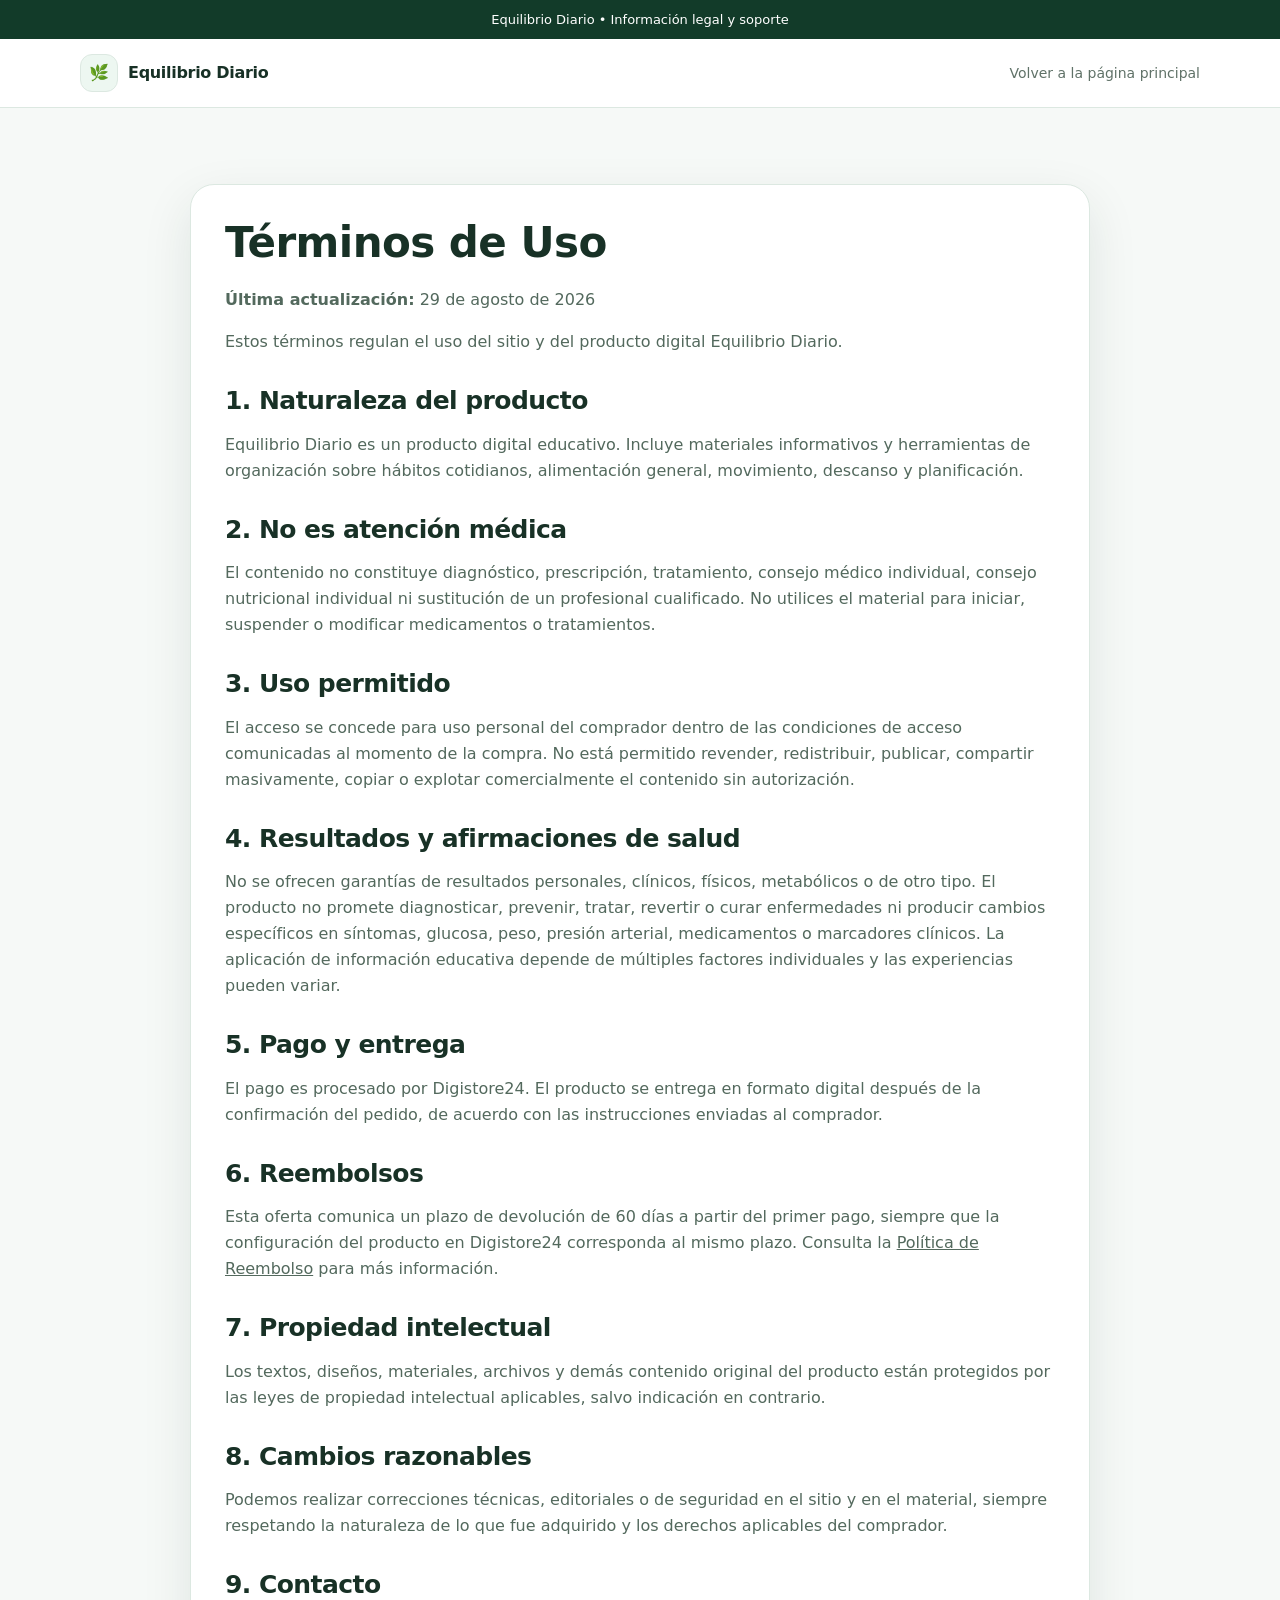
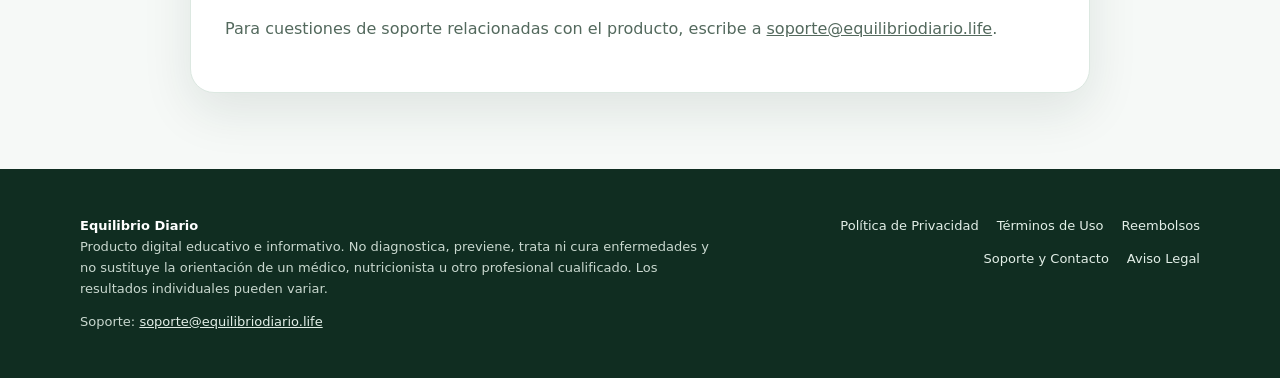
<file: pv2/terms.html>
<!doctype html>
<html lang="es">
<head>
<meta charset="utf-8">
<meta name="viewport" content="width=device-width,initial-scale=1">

<title>Términos de Uso | Equilibrio Diario</title>
<meta name="robots" content="index,follow">

<style>
:root{
  --bg:#f6f9f7;--surface:#fff;--soft:#edf7f1;--text:#183126;--muted:#607268;
  --primary:#1f7a4f;--primary-dark:#145b3a;--gold:#e4b448;--line:#dce8e1;
  --shadow:0 18px 50px rgba(23,49,38,.10);--radius:22px;--max:1120px;
}
*{box-sizing:border-box}
html{scroll-behavior:smooth}
body{margin:0;background:var(--bg);color:var(--text);font-family:Inter,system-ui,-apple-system,BlinkMacSystemFont,"Segoe UI",Arial,sans-serif;line-height:1.62}
a{color:inherit}
.container{width:min(calc(100% - 34px),var(--max));margin:0 auto}
.top-note{background:#123b29;color:#fff;text-align:center;padding:9px 15px;font-size:13px}
.nav{position:sticky;top:0;z-index:50;background:rgba(255,255,255,.95);backdrop-filter:blur(10px);border-bottom:1px solid var(--line)}
.nav-inner{min-height:68px;display:flex;align-items:center;justify-content:space-between;gap:18px}
.brand{display:flex;align-items:center;gap:10px;font-weight:900;text-decoration:none;letter-spacing:-.3px}
.brand-mark{width:38px;height:38px;border-radius:12px;display:grid;place-items:center;background:var(--soft);border:1px solid var(--line)}
.nav-links{display:flex;align-items:center;gap:19px;font-size:14px;color:var(--muted)}
.nav-links a{text-decoration:none}
.btn{display:inline-flex;align-items:center;justify-content:center;gap:8px;min-height:52px;padding:0 23px;border:0;border-radius:14px;background:var(--primary);color:#fff;font-weight:850;text-decoration:none;cursor:pointer;box-shadow:0 10px 25px rgba(31,122,79,.18);transition:.2s}
.btn:hover{background:var(--primary-dark);transform:translateY(-1px)}
.btn.secondary{background:#fff;color:var(--primary-dark);border:1px solid var(--line);box-shadow:none}
.btn.small{min-height:42px;padding:0 16px;font-size:14px}
.hero{padding:72px 0 58px;background:radial-gradient(circle at 82% 18%,rgba(228,180,72,.20),transparent 26%),radial-gradient(circle at 7% 12%,rgba(31,122,79,.11),transparent 25%),linear-gradient(180deg,#fbfdfb,#f3f8f5);border-bottom:1px solid var(--line)}
.hero-grid{display:grid;grid-template-columns:1.08fr .92fr;gap:58px;align-items:center}
.eyebrow{display:inline-flex;align-items:center;gap:7px;padding:7px 12px;border:1px solid #cde3d6;background:#eef8f2;color:var(--primary-dark);border-radius:999px;font-size:13px;font-weight:850;margin-bottom:18px}
h1,h2,h3{line-height:1.15;margin-top:0;letter-spacing:-.55px}
h1{font-size:clamp(40px,5vw,65px);margin-bottom:20px}
h2{font-size:clamp(30px,4vw,44px);margin-bottom:14px}
h3{font-size:21px;margin-bottom:8px}
.lead{font-size:19px;color:var(--muted);max-width:700px;margin-bottom:24px}
.hero-bullets,.plain-list{list-style:none;padding:0;margin:22px 0 28px;display:grid;gap:11px}
.hero-bullets li,.plain-list li{display:flex;gap:10px;align-items:flex-start}
.check{flex:0 0 24px;width:24px;height:24px;border-radius:50%;display:grid;place-items:center;background:#e4f4ea;color:var(--primary);font-weight:900;margin-top:1px}
.hero-actions{display:flex;flex-wrap:wrap;gap:12px;align-items:center}
.micro{font-size:12px;color:var(--muted);margin-top:12px}
.book-stage{min-height:500px;display:grid;place-items:center;position:relative}
.book-stage:before{content:"";position:absolute;width:390px;height:390px;border-radius:50%;background:linear-gradient(135deg,#d7ecdf,#f5e9c7)}
.book{width:310px;height:420px;border-radius:16px 8px 8px 16px;position:relative;z-index:2;padding:34px 28px;background:linear-gradient(155deg,rgba(255,255,255,.20),transparent 28%),linear-gradient(145deg,#1d6d48,#143f2d);color:#fff;box-shadow:0 34px 65px rgba(18,59,41,.28);transform:rotate(-4deg);border-left:12px solid #0f3424;overflow:hidden}
.book:after{content:"";position:absolute;right:-70px;bottom:-50px;width:220px;height:220px;border:32px solid rgba(228,180,72,.24);border-radius:50%}
.book-kicker{text-transform:uppercase;letter-spacing:2.2px;font-size:11px;opacity:.82;font-weight:850}
.book-title{font-size:38px;line-height:1.03;margin:52px 0 16px;font-weight:950;letter-spacing:-1.2px}
.book-sub{max-width:210px;color:#d9eee3;font-size:15px;line-height:1.5}
.book-badge{position:absolute;left:27px;bottom:28px;padding:8px 11px;border-radius:9px;background:rgba(255,255,255,.13);border:1px solid rgba(255,255,255,.18);font-size:12px;font-weight:850}
section{padding:76px 0}
.section-head{max-width:780px;margin:0 auto 36px;text-align:center}
.section-head p{color:var(--muted);margin:0;font-size:17px}
.cards{display:grid;grid-template-columns:repeat(3,1fr);gap:18px}
.card{background:var(--surface);border:1px solid var(--line);border-radius:var(--radius);padding:26px;box-shadow:0 8px 25px rgba(30,72,50,.04)}
.icon{width:46px;height:46px;border-radius:14px;display:grid;place-items:center;background:var(--soft);color:var(--primary);font-size:22px;margin-bottom:17px}
.card p{color:var(--muted);margin:0}
.soft{background:#edf7f1;border-top:1px solid #d7eade;border-bottom:1px solid #d7eade}
.split{display:grid;grid-template-columns:.9fr 1.1fr;gap:48px;align-items:center}
.panel{background:#fff;border:1px solid var(--line);border-radius:28px;padding:34px;box-shadow:var(--shadow)}
.chapter-list{display:grid;gap:12px}
.chapter{display:flex;gap:14px;align-items:flex-start;padding:15px 0;border-bottom:1px solid var(--line)}
.chapter:last-child{border-bottom:0}
.chapter-num{width:34px;height:34px;flex:0 0 34px;display:grid;place-items:center;border-radius:10px;background:#173f2e;color:#fff;font-weight:900;font-size:13px}
.chapter p{margin:4px 0 0;color:var(--muted);font-size:14px}
.notice{background:#fffaf0;border:1px solid #efddb5;color:#67572e;border-radius:16px;padding:16px;font-size:13px;margin-top:18px}
.bonus-grid{display:grid;grid-template-columns:repeat(2,1fr);gap:18px}
.bonus{position:relative;overflow:hidden}
.bonus:after{content:"EXTRA";position:absolute;top:18px;right:-35px;width:130px;text-align:center;transform:rotate(38deg);font-size:10px;font-weight:900;letter-spacing:1.4px;color:#4c390e;background:#f6db93;padding:5px 0}
.offer{background:#163e2d;color:#fff}
.offer-grid{display:grid;grid-template-columns:1fr .82fr;gap:38px;align-items:center}
.offer h2{color:#fff}
.offer p{color:#d2e5da}
.price-card{background:#fff;color:var(--text);border-radius:26px;padding:32px;box-shadow:0 20px 55px rgba(0,0,0,.18)}
.price-label{color:var(--muted);font-size:14px;margin-bottom:4px}
.price{font-size:54px;font-weight:950;letter-spacing:-2px;line-height:1}
.price-note{color:var(--muted);font-size:13px;margin:8px 0 22px}
.price-card .btn{width:100%;min-height:58px;font-size:17px}
.payment-note{text-align:center;color:var(--muted);font-size:12px;margin:11px 0 0}
.guarantee{margin-top:18px;padding:16px;background:#f4faf6;border:1px solid #d9e8df;border-radius:14px;font-size:13px;color:#466054}
.faq{max-width:830px;margin:0 auto}
details{background:#fff;border:1px solid var(--line);border-radius:16px;padding:0 20px;margin-bottom:12px}
summary{cursor:pointer;list-style:none;padding:20px 0;font-weight:850}
summary::-webkit-details-marker{display:none}
details p{color:var(--muted);margin:0 0 20px;padding-right:18px}
.disclaimer{background:#fff9ed;border:1px solid #efddb2;border-radius:18px;padding:22px;color:#69572d;font-size:13px}
.trust-placeholder{background:#fff;border:1px dashed #a9c7b6;border-radius:16px;padding:18px;text-align:center;color:#526b5d;font-size:13px}
.legal-wrap{max-width:900px;margin:0 auto}
.legal-card{background:#fff;border:1px solid var(--line);border-radius:24px;padding:34px;box-shadow:var(--shadow)}
.legal-card h1{font-size:42px}
.legal-card h2{font-size:25px;margin-top:32px}
.legal-card p,.legal-card li{color:#53695d}
.legal-card ul{padding-left:22px}
.support-box{background:var(--soft);border:1px solid #d3e8da;border-radius:18px;padding:20px;margin:22px 0}
footer{background:#102d21;color:#c9d8cf;padding:46px 0;font-size:13px}
footer strong{color:#fff}
footer a{color:#e2eee7}
.footer-grid{display:grid;grid-template-columns:1.4fr 1fr;gap:34px}
.footer-links{display:flex;flex-wrap:wrap;gap:12px 18px;justify-content:flex-end;align-content:flex-start}
.footer-links a{text-decoration:none}
.sticky-buy{display:none}
@media(max-width:920px){
 .hero-grid,.split,.offer-grid{grid-template-columns:1fr}.cards{grid-template-columns:1fr 1fr}.book-stage{min-height:430px}
 .nav-links a:not(.btn){display:none}.offer-grid{gap:26px}
}
@media(max-width:640px){
 .container{width:min(calc(100% - 24px),var(--max))}.hero{padding:48px 0 38px}section{padding:58px 0}h1{font-size:40px}.lead{font-size:17px}
 .cards,.bonus-grid,.footer-grid{grid-template-columns:1fr}.footer-links{justify-content:flex-start}.book{width:275px;height:380px}.book-title{font-size:34px}.book-stage{min-height:395px}
 .nav .btn.small{display:none}.sticky-buy{display:block;position:fixed;left:12px;right:12px;bottom:12px;z-index:80}.sticky-buy .btn{width:100%;box-shadow:0 14px 35px rgba(20,63,45,.30)}body{padding-bottom:76px}
 .legal-card{padding:24px}.legal-card h1{font-size:34px}
}
</style>

<script>
/*
===========================================================
CONFIGURACIÓN RÁPIDA — CAMBIE SOLO ESTOS 3 VALORES
===========================================================
1) CHECKOUT_URL: pegue aquí el checkout oficial de Digistore24.
2) SUPPORT_EMAIL: correo de soporte configurado para este dominio.
3) DISPLAY_PRICE: debe coincidir EXACTAMENTE con Digistore24.

IMPORTANTE PARA DIGISTORE24 US:
Pegue también el código oficial "Sales Page Badge" de Digistore24
en el bloque indicado dentro del HTML antes de solicitar aprobación.
===========================================================
*/
const CHECKOUT_URL = "COLE_AQUI_SEU_CHECKOUT_DIGISTORE24";
const SUPPORT_EMAIL = "soporte@equilibriodiario.life";
const DISPLAY_PRICE = "US$ 37";

document.addEventListener("DOMContentLoaded", () => {
  document.querySelectorAll(".support-email").forEach(el => {
    el.textContent = SUPPORT_EMAIL;
    if (el.tagName === "A") el.href = "mailto:" + SUPPORT_EMAIL;
  });

  document.querySelectorAll(".display-price").forEach(el => {
    el.textContent = DISPLAY_PRICE;
  });

  document.querySelectorAll(".js-checkout").forEach(a => {
    a.addEventListener("click", (e) => {
      if (!CHECKOUT_URL || CHECKOUT_URL.startsWith("COLE_")) {
        e.preventDefault();
        alert("Configura el enlace oficial del checkout de Digistore24 antes de publicar esta página.");
        return;
      }
      try {
        const dest = new URL(CHECKOUT_URL);
        const current = new URLSearchParams(window.location.search);
        current.forEach((value,key) => {
          if (!dest.searchParams.has(key)) dest.searchParams.set(key,value);
        });
        a.href = dest.toString();
      } catch(err) {
        a.href = CHECKOUT_URL;
      }
    });
  });
});
</script>

</head>
<body>
<div class="top-note">Equilibrio Diario • Información legal y soporte</div>
<header class="nav">
  <div class="container nav-inner">
    <a class="brand" href="index.html"><span class="brand-mark">🌿</span><span>Equilibrio Diario</span></a>
    <div class="nav-links"><a href="index.html">Volver a la página principal</a></div>
  </div>
</header>
<main>
<section>
  <div class="container legal-wrap">
    <article class="legal-card">
      <h1>Términos de Uso</h1>
      <p><strong>Última actualización:</strong> 29 de agosto de 2026</p>
      <p>Estos términos regulan el uso del sitio y del producto digital Equilibrio Diario.</p>
      
<h2>1. Naturaleza del producto</h2>
<p>Equilibrio Diario es un producto digital educativo. Incluye materiales informativos y herramientas de organización sobre hábitos cotidianos, alimentación general, movimiento, descanso y planificación.</p>

<h2>2. No es atención médica</h2>
<p>El contenido no constituye diagnóstico, prescripción, tratamiento, consejo médico individual, consejo nutricional individual ni sustitución de un profesional cualificado. No utilices el material para iniciar, suspender o modificar medicamentos o tratamientos.</p>

<h2>3. Uso permitido</h2>
<p>El acceso se concede para uso personal del comprador dentro de las condiciones de acceso comunicadas al momento de la compra. No está permitido revender, redistribuir, publicar, compartir masivamente, copiar o explotar comercialmente el contenido sin autorización.</p>

<h2>4. Resultados y afirmaciones de salud</h2>
<p>No se ofrecen garantías de resultados personales, clínicos, físicos, metabólicos o de otro tipo. El producto no promete diagnosticar, prevenir, tratar, revertir o curar enfermedades ni producir cambios específicos en síntomas, glucosa, peso, presión arterial, medicamentos o marcadores clínicos. La aplicación de información educativa depende de múltiples factores individuales y las experiencias pueden variar.</p>

<h2>5. Pago y entrega</h2>
<p>El pago es procesado por Digistore24. El producto se entrega en formato digital después de la confirmación del pedido, de acuerdo con las instrucciones enviadas al comprador.</p>

<h2>6. Reembolsos</h2>
<p>Esta oferta comunica un plazo de devolución de 60 días a partir del primer pago, siempre que la configuración del producto en Digistore24 corresponda al mismo plazo. Consulta la <a href="refund.html">Política de Reembolso</a> para más información.</p>

<h2>7. Propiedad intelectual</h2>
<p>Los textos, diseños, materiales, archivos y demás contenido original del producto están protegidos por las leyes de propiedad intelectual aplicables, salvo indicación en contrario.</p>

<h2>8. Cambios razonables</h2>
<p>Podemos realizar correcciones técnicas, editoriales o de seguridad en el sitio y en el material, siempre respetando la naturaleza de lo que fue adquirido y los derechos aplicables del comprador.</p>

<h2>9. Contacto</h2>
<p>Para cuestiones de soporte relacionadas con el producto, escribe a <a class="support-email" href="mailto:soporte@equilibriodiario.life">soporte@equilibriodiario.life</a>.</p>

    </article>
  </div>
</section>
</main>

<footer>
  <div class="container footer-grid">
    <div>
      <strong>Equilibrio Diario</strong><br>
      Producto digital educativo e informativo. No diagnostica, previene, trata ni cura enfermedades y no sustituye
      la orientación de un médico, nutricionista u otro profesional cualificado. Los resultados individuales pueden variar.
      <div style="margin-top:12px">Soporte: <a class="support-email" href="mailto:soporte@equilibriodiario.life">soporte@equilibriodiario.life</a></div>
    </div>
    <div class="footer-links">
      <a href="privacy.html">Política de Privacidad</a>
      <a href="terms.html">Términos de Uso</a>
      <a href="refund.html">Reembolsos</a>
      <a href="support.html">Soporte y Contacto</a>
      <a href="disclaimer.html">Aviso Legal</a>
    </div>
  </div>
</footer>

</body>
</html>
</file>
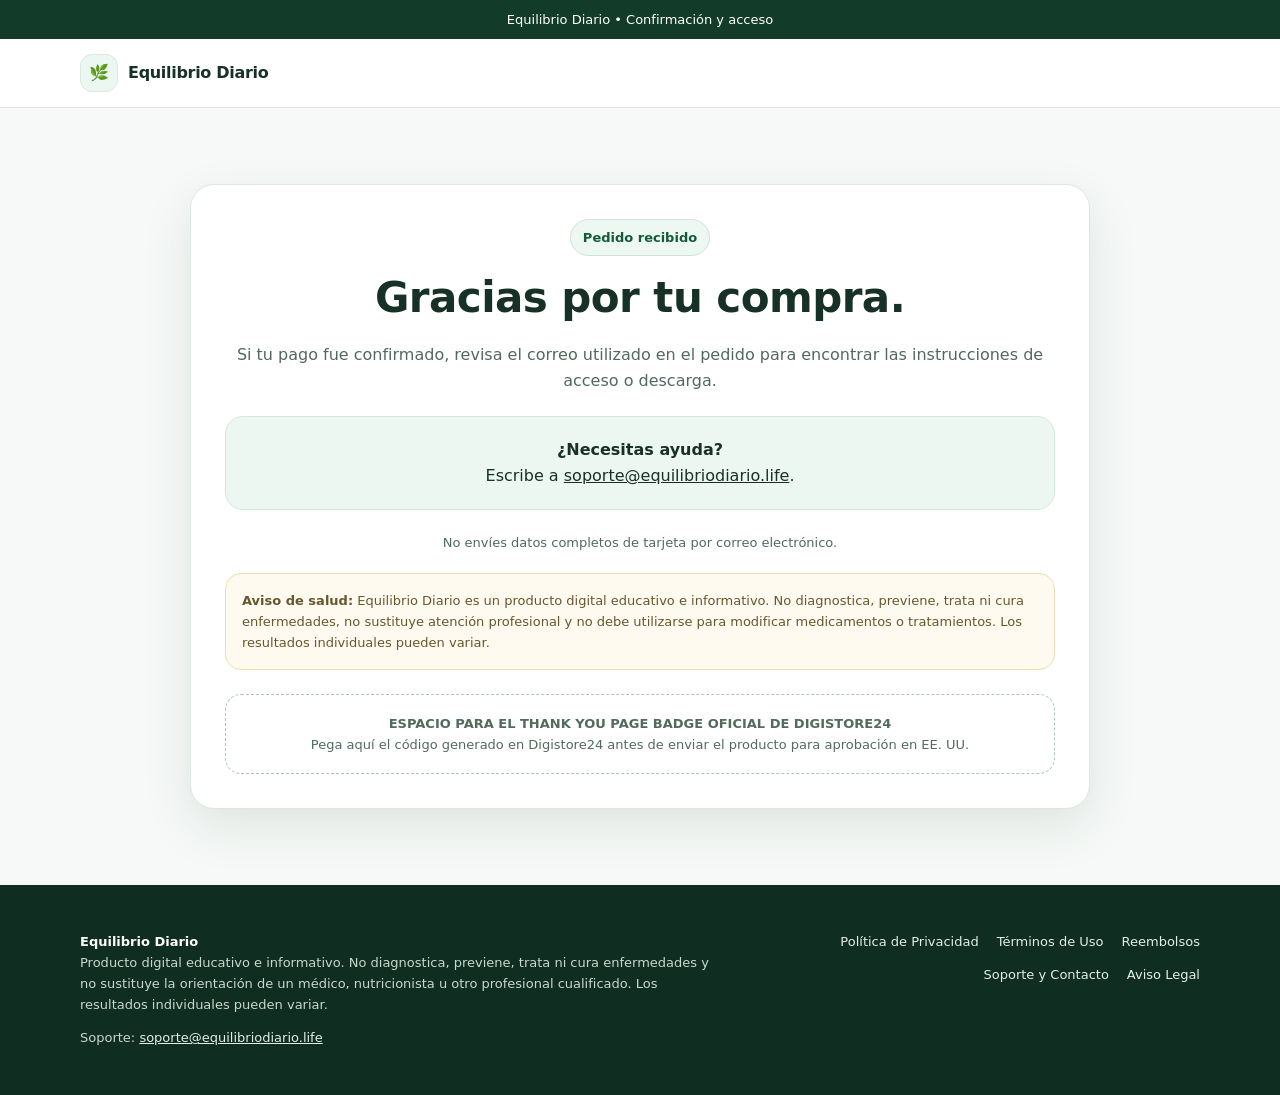
<file: pv2/thank-you.html>
<!doctype html>
<html lang="es">
<head>
<meta charset="utf-8">
<meta name="viewport" content="width=device-width,initial-scale=1">

<title>Gracias por tu pedido | Equilibrio Diario</title>

<style>
:root{
  --bg:#f6f9f7;--surface:#fff;--soft:#edf7f1;--text:#183126;--muted:#607268;
  --primary:#1f7a4f;--primary-dark:#145b3a;--gold:#e4b448;--line:#dce8e1;
  --shadow:0 18px 50px rgba(23,49,38,.10);--radius:22px;--max:1120px;
}
*{box-sizing:border-box}
html{scroll-behavior:smooth}
body{margin:0;background:var(--bg);color:var(--text);font-family:Inter,system-ui,-apple-system,BlinkMacSystemFont,"Segoe UI",Arial,sans-serif;line-height:1.62}
a{color:inherit}
.container{width:min(calc(100% - 34px),var(--max));margin:0 auto}
.top-note{background:#123b29;color:#fff;text-align:center;padding:9px 15px;font-size:13px}
.nav{position:sticky;top:0;z-index:50;background:rgba(255,255,255,.95);backdrop-filter:blur(10px);border-bottom:1px solid var(--line)}
.nav-inner{min-height:68px;display:flex;align-items:center;justify-content:space-between;gap:18px}
.brand{display:flex;align-items:center;gap:10px;font-weight:900;text-decoration:none;letter-spacing:-.3px}
.brand-mark{width:38px;height:38px;border-radius:12px;display:grid;place-items:center;background:var(--soft);border:1px solid var(--line)}
.nav-links{display:flex;align-items:center;gap:19px;font-size:14px;color:var(--muted)}
.nav-links a{text-decoration:none}
.btn{display:inline-flex;align-items:center;justify-content:center;gap:8px;min-height:52px;padding:0 23px;border:0;border-radius:14px;background:var(--primary);color:#fff;font-weight:850;text-decoration:none;cursor:pointer;box-shadow:0 10px 25px rgba(31,122,79,.18);transition:.2s}
.btn:hover{background:var(--primary-dark);transform:translateY(-1px)}
.btn.secondary{background:#fff;color:var(--primary-dark);border:1px solid var(--line);box-shadow:none}
.btn.small{min-height:42px;padding:0 16px;font-size:14px}
.hero{padding:72px 0 58px;background:radial-gradient(circle at 82% 18%,rgba(228,180,72,.20),transparent 26%),radial-gradient(circle at 7% 12%,rgba(31,122,79,.11),transparent 25%),linear-gradient(180deg,#fbfdfb,#f3f8f5);border-bottom:1px solid var(--line)}
.hero-grid{display:grid;grid-template-columns:1.08fr .92fr;gap:58px;align-items:center}
.eyebrow{display:inline-flex;align-items:center;gap:7px;padding:7px 12px;border:1px solid #cde3d6;background:#eef8f2;color:var(--primary-dark);border-radius:999px;font-size:13px;font-weight:850;margin-bottom:18px}
h1,h2,h3{line-height:1.15;margin-top:0;letter-spacing:-.55px}
h1{font-size:clamp(40px,5vw,65px);margin-bottom:20px}
h2{font-size:clamp(30px,4vw,44px);margin-bottom:14px}
h3{font-size:21px;margin-bottom:8px}
.lead{font-size:19px;color:var(--muted);max-width:700px;margin-bottom:24px}
.hero-bullets,.plain-list{list-style:none;padding:0;margin:22px 0 28px;display:grid;gap:11px}
.hero-bullets li,.plain-list li{display:flex;gap:10px;align-items:flex-start}
.check{flex:0 0 24px;width:24px;height:24px;border-radius:50%;display:grid;place-items:center;background:#e4f4ea;color:var(--primary);font-weight:900;margin-top:1px}
.hero-actions{display:flex;flex-wrap:wrap;gap:12px;align-items:center}
.micro{font-size:12px;color:var(--muted);margin-top:12px}
.book-stage{min-height:500px;display:grid;place-items:center;position:relative}
.book-stage:before{content:"";position:absolute;width:390px;height:390px;border-radius:50%;background:linear-gradient(135deg,#d7ecdf,#f5e9c7)}
.book{width:310px;height:420px;border-radius:16px 8px 8px 16px;position:relative;z-index:2;padding:34px 28px;background:linear-gradient(155deg,rgba(255,255,255,.20),transparent 28%),linear-gradient(145deg,#1d6d48,#143f2d);color:#fff;box-shadow:0 34px 65px rgba(18,59,41,.28);transform:rotate(-4deg);border-left:12px solid #0f3424;overflow:hidden}
.book:after{content:"";position:absolute;right:-70px;bottom:-50px;width:220px;height:220px;border:32px solid rgba(228,180,72,.24);border-radius:50%}
.book-kicker{text-transform:uppercase;letter-spacing:2.2px;font-size:11px;opacity:.82;font-weight:850}
.book-title{font-size:38px;line-height:1.03;margin:52px 0 16px;font-weight:950;letter-spacing:-1.2px}
.book-sub{max-width:210px;color:#d9eee3;font-size:15px;line-height:1.5}
.book-badge{position:absolute;left:27px;bottom:28px;padding:8px 11px;border-radius:9px;background:rgba(255,255,255,.13);border:1px solid rgba(255,255,255,.18);font-size:12px;font-weight:850}
section{padding:76px 0}
.section-head{max-width:780px;margin:0 auto 36px;text-align:center}
.section-head p{color:var(--muted);margin:0;font-size:17px}
.cards{display:grid;grid-template-columns:repeat(3,1fr);gap:18px}
.card{background:var(--surface);border:1px solid var(--line);border-radius:var(--radius);padding:26px;box-shadow:0 8px 25px rgba(30,72,50,.04)}
.icon{width:46px;height:46px;border-radius:14px;display:grid;place-items:center;background:var(--soft);color:var(--primary);font-size:22px;margin-bottom:17px}
.card p{color:var(--muted);margin:0}
.soft{background:#edf7f1;border-top:1px solid #d7eade;border-bottom:1px solid #d7eade}
.split{display:grid;grid-template-columns:.9fr 1.1fr;gap:48px;align-items:center}
.panel{background:#fff;border:1px solid var(--line);border-radius:28px;padding:34px;box-shadow:var(--shadow)}
.chapter-list{display:grid;gap:12px}
.chapter{display:flex;gap:14px;align-items:flex-start;padding:15px 0;border-bottom:1px solid var(--line)}
.chapter:last-child{border-bottom:0}
.chapter-num{width:34px;height:34px;flex:0 0 34px;display:grid;place-items:center;border-radius:10px;background:#173f2e;color:#fff;font-weight:900;font-size:13px}
.chapter p{margin:4px 0 0;color:var(--muted);font-size:14px}
.notice{background:#fffaf0;border:1px solid #efddb5;color:#67572e;border-radius:16px;padding:16px;font-size:13px;margin-top:18px}
.bonus-grid{display:grid;grid-template-columns:repeat(2,1fr);gap:18px}
.bonus{position:relative;overflow:hidden}
.bonus:after{content:"EXTRA";position:absolute;top:18px;right:-35px;width:130px;text-align:center;transform:rotate(38deg);font-size:10px;font-weight:900;letter-spacing:1.4px;color:#4c390e;background:#f6db93;padding:5px 0}
.offer{background:#163e2d;color:#fff}
.offer-grid{display:grid;grid-template-columns:1fr .82fr;gap:38px;align-items:center}
.offer h2{color:#fff}
.offer p{color:#d2e5da}
.price-card{background:#fff;color:var(--text);border-radius:26px;padding:32px;box-shadow:0 20px 55px rgba(0,0,0,.18)}
.price-label{color:var(--muted);font-size:14px;margin-bottom:4px}
.price{font-size:54px;font-weight:950;letter-spacing:-2px;line-height:1}
.price-note{color:var(--muted);font-size:13px;margin:8px 0 22px}
.price-card .btn{width:100%;min-height:58px;font-size:17px}
.payment-note{text-align:center;color:var(--muted);font-size:12px;margin:11px 0 0}
.guarantee{margin-top:18px;padding:16px;background:#f4faf6;border:1px solid #d9e8df;border-radius:14px;font-size:13px;color:#466054}
.faq{max-width:830px;margin:0 auto}
details{background:#fff;border:1px solid var(--line);border-radius:16px;padding:0 20px;margin-bottom:12px}
summary{cursor:pointer;list-style:none;padding:20px 0;font-weight:850}
summary::-webkit-details-marker{display:none}
details p{color:var(--muted);margin:0 0 20px;padding-right:18px}
.disclaimer{background:#fff9ed;border:1px solid #efddb2;border-radius:18px;padding:22px;color:#69572d;font-size:13px}
.trust-placeholder{background:#fff;border:1px dashed #a9c7b6;border-radius:16px;padding:18px;text-align:center;color:#526b5d;font-size:13px}
.legal-wrap{max-width:900px;margin:0 auto}
.legal-card{background:#fff;border:1px solid var(--line);border-radius:24px;padding:34px;box-shadow:var(--shadow)}
.legal-card h1{font-size:42px}
.legal-card h2{font-size:25px;margin-top:32px}
.legal-card p,.legal-card li{color:#53695d}
.legal-card ul{padding-left:22px}
.support-box{background:var(--soft);border:1px solid #d3e8da;border-radius:18px;padding:20px;margin:22px 0}
footer{background:#102d21;color:#c9d8cf;padding:46px 0;font-size:13px}
footer strong{color:#fff}
footer a{color:#e2eee7}
.footer-grid{display:grid;grid-template-columns:1.4fr 1fr;gap:34px}
.footer-links{display:flex;flex-wrap:wrap;gap:12px 18px;justify-content:flex-end;align-content:flex-start}
.footer-links a{text-decoration:none}
.sticky-buy{display:none}
@media(max-width:920px){
 .hero-grid,.split,.offer-grid{grid-template-columns:1fr}.cards{grid-template-columns:1fr 1fr}.book-stage{min-height:430px}
 .nav-links a:not(.btn){display:none}.offer-grid{gap:26px}
}
@media(max-width:640px){
 .container{width:min(calc(100% - 24px),var(--max))}.hero{padding:48px 0 38px}section{padding:58px 0}h1{font-size:40px}.lead{font-size:17px}
 .cards,.bonus-grid,.footer-grid{grid-template-columns:1fr}.footer-links{justify-content:flex-start}.book{width:275px;height:380px}.book-title{font-size:34px}.book-stage{min-height:395px}
 .nav .btn.small{display:none}.sticky-buy{display:block;position:fixed;left:12px;right:12px;bottom:12px;z-index:80}.sticky-buy .btn{width:100%;box-shadow:0 14px 35px rgba(20,63,45,.30)}body{padding-bottom:76px}
 .legal-card{padding:24px}.legal-card h1{font-size:34px}
}
</style>

<script>
/*
===========================================================
CONFIGURACIÓN RÁPIDA — CAMBIE SOLO ESTOS 3 VALORES
===========================================================
1) CHECKOUT_URL: pegue aquí el checkout oficial de Digistore24.
2) SUPPORT_EMAIL: correo de soporte configurado para este dominio.
3) DISPLAY_PRICE: debe coincidir EXACTAMENTE con Digistore24.

IMPORTANTE PARA DIGISTORE24 US:
Pegue también el código oficial "Sales Page Badge" de Digistore24
en el bloque indicado dentro del HTML antes de solicitar aprobación.
===========================================================
*/
const CHECKOUT_URL = "COLE_AQUI_SEU_CHECKOUT_DIGISTORE24";
const SUPPORT_EMAIL = "soporte@equilibriodiario.life";
const DISPLAY_PRICE = "US$ 37";

document.addEventListener("DOMContentLoaded", () => {
  document.querySelectorAll(".support-email").forEach(el => {
    el.textContent = SUPPORT_EMAIL;
    if (el.tagName === "A") el.href = "mailto:" + SUPPORT_EMAIL;
  });

  document.querySelectorAll(".display-price").forEach(el => {
    el.textContent = DISPLAY_PRICE;
  });

  document.querySelectorAll(".js-checkout").forEach(a => {
    a.addEventListener("click", (e) => {
      if (!CHECKOUT_URL || CHECKOUT_URL.startsWith("COLE_")) {
        e.preventDefault();
        alert("Configura el enlace oficial del checkout de Digistore24 antes de publicar esta página.");
        return;
      }
      try {
        const dest = new URL(CHECKOUT_URL);
        const current = new URLSearchParams(window.location.search);
        current.forEach((value,key) => {
          if (!dest.searchParams.has(key)) dest.searchParams.set(key,value);
        });
        a.href = dest.toString();
      } catch(err) {
        a.href = CHECKOUT_URL;
      }
    });
  });
});
</script>

</head>
<body>
<div class="top-note">Equilibrio Diario • Confirmación y acceso</div>
<header class="nav"><div class="container nav-inner"><a class="brand" href="index.html"><span class="brand-mark">🌿</span><span>Equilibrio Diario</span></a></div></header>
<main>
<section>
<div class="container legal-wrap">
<article class="legal-card" style="text-align:center">
<div class="eyebrow">Pedido recibido</div>
<h1>Gracias por tu compra.</h1>
<p>Si tu pago fue confirmado, revisa el correo utilizado en el pedido para encontrar las instrucciones de acceso o descarga.</p>
<div class="support-box">
<strong>¿Necesitas ayuda?</strong><br>
Escribe a <a class="support-email" href="mailto:soporte@equilibriodiario.life">soporte@equilibriodiario.life</a>.
</div>
<p style="font-size:13px">No envíes datos completos de tarjeta por correo electrónico.</p>
<div class="notice" style="text-align:left;margin-top:20px">
<strong>Aviso de salud:</strong> Equilibrio Diario es un producto digital educativo e informativo. No diagnostica,
previene, trata ni cura enfermedades, no sustituye atención profesional y no debe utilizarse para modificar
medicamentos o tratamientos. Los resultados individuales pueden variar.
</div>

<div class="trust-placeholder" style="margin-top:24px">
<strong>ESPACIO PARA EL THANK YOU PAGE BADGE OFICIAL DE DIGISTORE24</strong><br>
Pega aquí el código generado en Digistore24 antes de enviar el producto para aprobación en EE. UU.
<!-- COLE AQUI O CÓDIGO OFICIAL DO THANK YOU PAGE BADGE -->
</div>
</article>
</div>
</section>
</main>

<footer>
  <div class="container footer-grid">
    <div>
      <strong>Equilibrio Diario</strong><br>
      Producto digital educativo e informativo. No diagnostica, previene, trata ni cura enfermedades y no sustituye
      la orientación de un médico, nutricionista u otro profesional cualificado. Los resultados individuales pueden variar.
      <div style="margin-top:12px">Soporte: <a class="support-email" href="mailto:soporte@equilibriodiario.life">soporte@equilibriodiario.life</a></div>
    </div>
    <div class="footer-links">
      <a href="privacy.html">Política de Privacidad</a>
      <a href="terms.html">Términos de Uso</a>
      <a href="refund.html">Reembolsos</a>
      <a href="support.html">Soporte y Contacto</a>
      <a href="disclaimer.html">Aviso Legal</a>
    </div>
  </div>
</footer>

</body>
</html>
</file>
